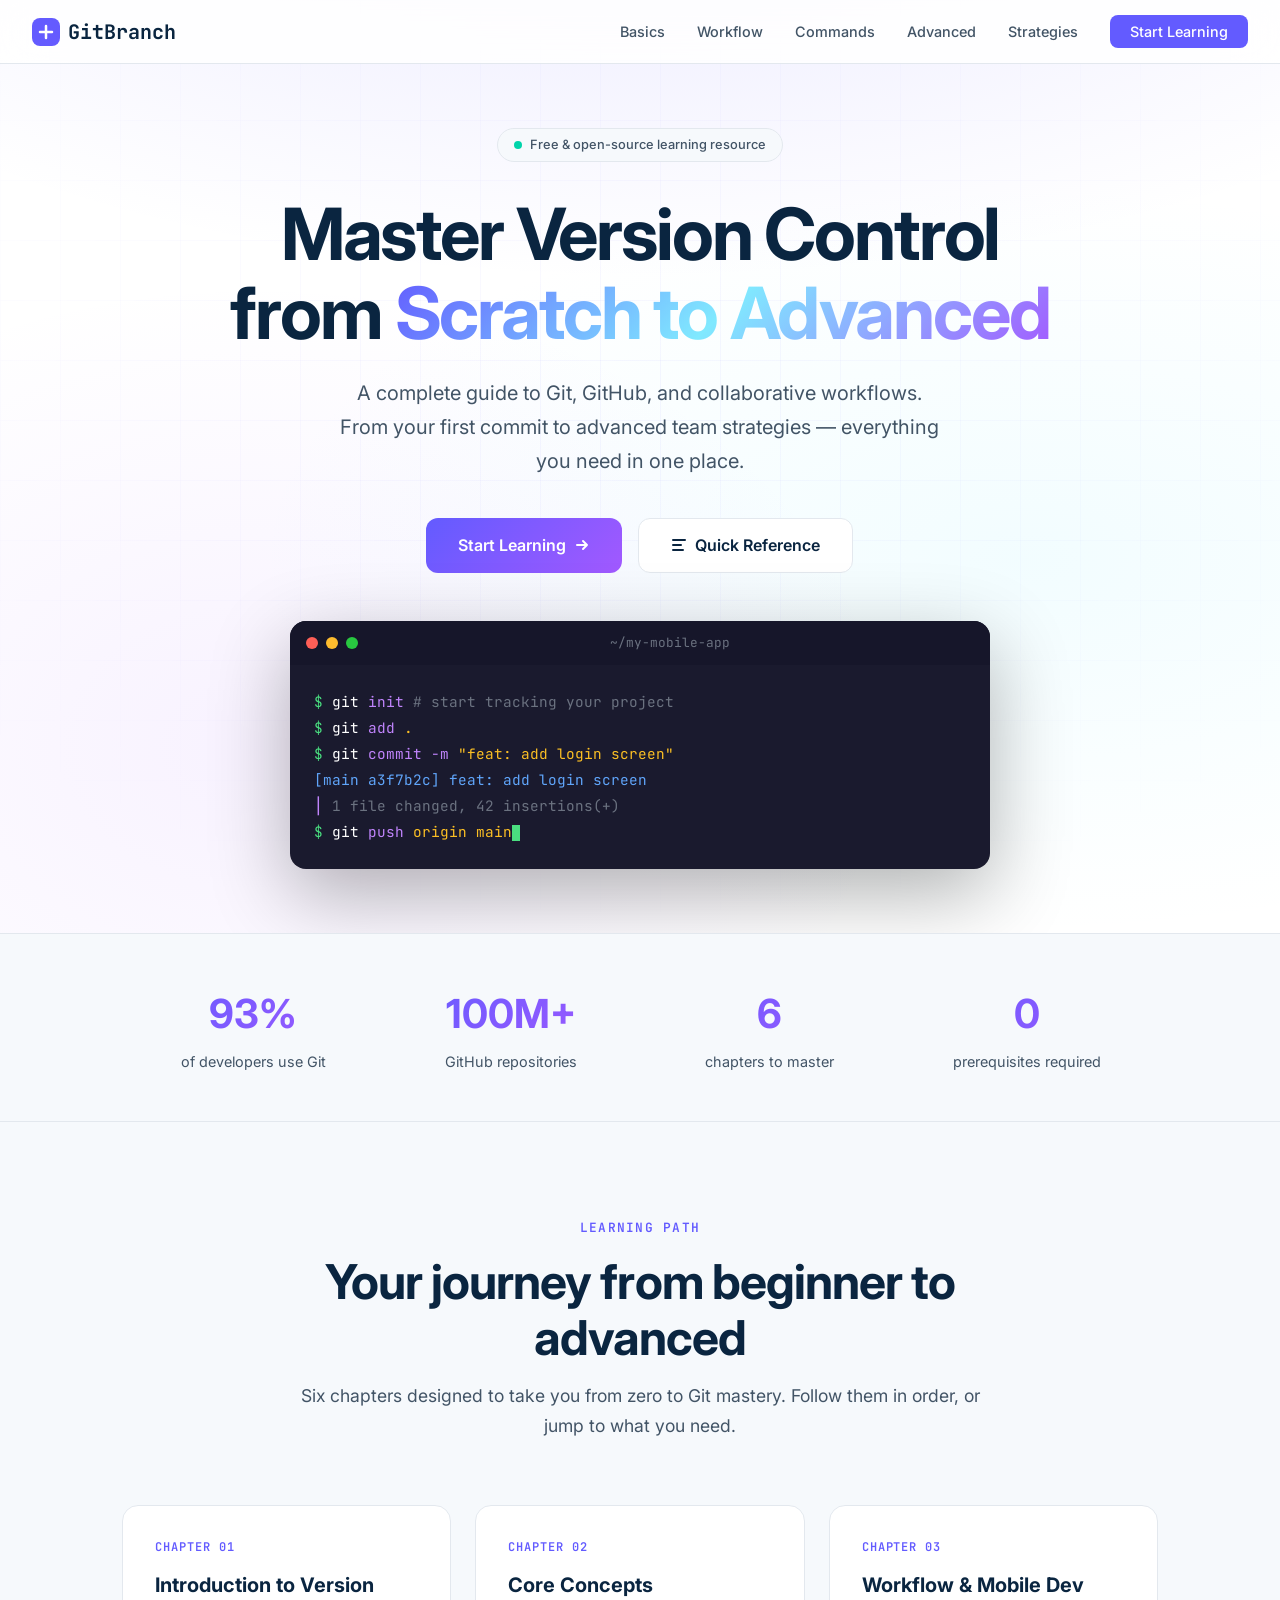
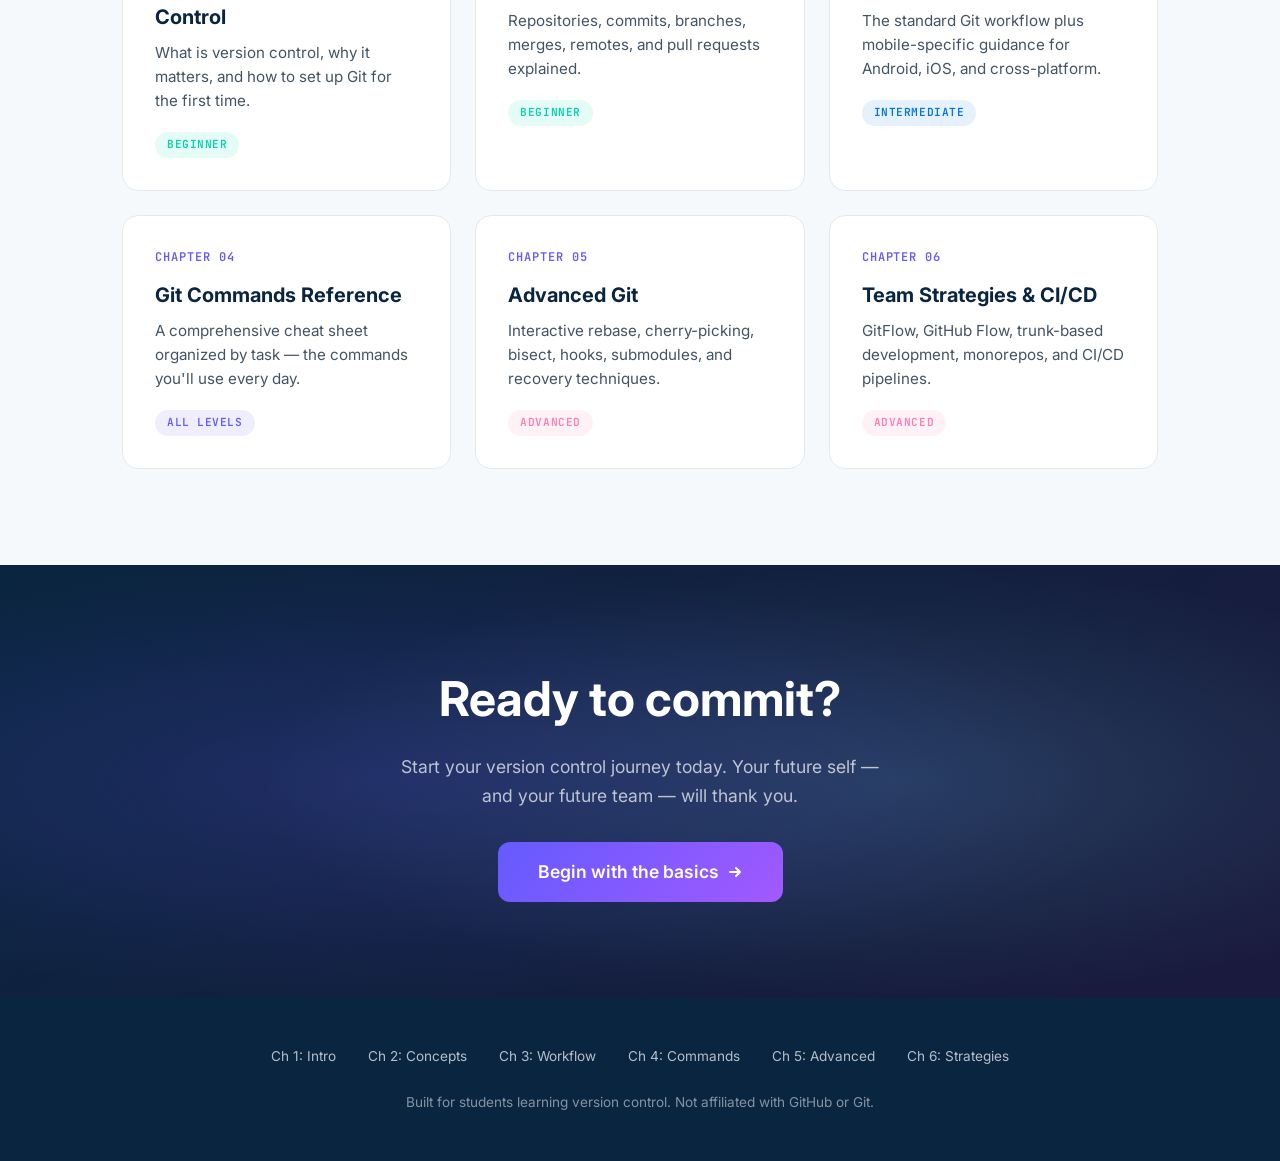
<file: index.html>
﻿<!DOCTYPE html>
<html lang="en">
<head>
  <meta charset="UTF-8">
  <meta name="viewport" content="width=device-width, initial-scale=1.0">
  <title>GitBranch — Version Control from Scratch to Advanced</title>
  <link rel="preconnect" href="https://fonts.googleapis.com">
  <link rel="preconnect" href="https://fonts.gstatic.com" crossorigin>
  <link href="https://fonts.googleapis.com/css2?family=Inter:wght@400;500;600;700&family=JetBrains+Mono:wght@400;500;600&display=swap" rel="stylesheet">
  <link rel="stylesheet" href="styles.css">
</head>
<body>

  <!-- NAV -->
  <nav>
    <a href="index.html" class="nav-logo">
      <svg viewBox="0 0 28 28" fill="none">
        <rect width="28" height="28" rx="8" fill="url(#navGrad)"/>
        <path d="M8 14h12M14 8v12" stroke="white" stroke-width="2.5" stroke-linecap="round"/>
        <defs><linearGradient id="navGrad" x1="0" y1="0" x2="28" y2="28"><stop stop-color="#635BFF"/><stop offset="1" stop-color="#A259FF"/></linearGradient></defs>
      </svg>
      GitBranch
    </a>
    <ul class="nav-links">
      <li><a href="chapter1.html">Basics</a></li>
      <li><a href="chapter3.html">Workflow</a></li>
      <li><a href="chapter4.html">Commands</a></li>
      <li><a href="chapter5.html">Advanced</a></li>
      <li><a href="chapter6.html">Strategies</a></li>
      <li><a href="chapter1.html" class="nav-cta">Start Learning</a></li>
    </ul>
  </nav>

  <!-- HERO -->
  <section class="hero">
    <div class="hero-bg"></div>
    <div class="hero-grid"></div>
    <div class="hero-content">
      <div class="hero-badge">
        <span class="hero-badge-dot"></span>
        Free &amp; open-source learning resource
      </div>
      <h1>Master Version Control<br>from <span class="gradient-text">Scratch to Advanced</span></h1>
      <p class="hero-sub">A complete guide to Git, GitHub, and collaborative workflows. From your first commit to advanced team strategies — everything you need in one place.</p>
      <div class="hero-actions">
        <a href="chapter1.html" class="btn-primary">
          Start Learning
          <svg width="16" height="16" viewBox="0 0 16 16" fill="none"><path d="M3 8h10M9 4l4 4-4 4" stroke="currentColor" stroke-width="2" stroke-linecap="round" stroke-linejoin="round"/></svg>
        </a>
        <a href="chapter4.html" class="btn-secondary">
          <svg width="16" height="16" viewBox="0 0 16 16" fill="none"><path d="M2 3h12M2 8h8M2 13h10" stroke="currentColor" stroke-width="2" stroke-linecap="round"/></svg>
          Quick Reference
        </a>
      </div>

      <!-- Terminal -->
      <div class="terminal">
        <div class="terminal-bar">
          <div class="terminal-dot red"></div>
          <div class="terminal-dot yellow"></div>
          <div class="terminal-dot green"></div>
          <span class="terminal-title">~/my-mobile-app</span>
        </div>
        <div class="terminal-body">
          <div class="terminal-line"><span class="t-prompt">$ </span><span class="t-cmd">git </span><span class="t-flag">init</span> <span class="t-comment"># start tracking your project</span></div>
          <div class="terminal-line"><span class="t-prompt">$ </span><span class="t-cmd">git </span><span class="t-flag">add</span> <span class="t-string">.</span></div>
          <div class="terminal-line"><span class="t-prompt">$ </span><span class="t-cmd">git </span><span class="t-flag">commit</span> <span class="t-flag">-m</span> <span class="t-string">"feat: add login screen"</span></div>
          <div class="terminal-line"><span class="t-output">[main a3f7b2c] feat: add login screen</span></div>
          <div class="terminal-line"><span class="t-output"> </span><span class="t-branch">│ </span><span class="t-comment">1 file changed, 42 insertions(+)</span></div>
          <div class="terminal-line"><span class="t-prompt">$ </span><span class="t-cmd">git </span><span class="t-flag">push</span> <span class="t-string">origin main</span><span class="cursor"></span></div>
        </div>
      </div>
    </div>
  </section>

  <!-- STATS -->
  <div class="stats">
    <div class="stats-grid">
      <div class="stat-item">
        <div class="stat-number">93%</div>
        <div class="stat-label">of developers use Git</div>
      </div>
      <div class="stat-item">
        <div class="stat-number">100M+</div>
        <div class="stat-label">GitHub repositories</div>
      </div>
      <div class="stat-item">
        <div class="stat-number">6</div>
        <div class="stat-label">chapters to master</div>
      </div>
      <div class="stat-item">
        <div class="stat-number">0</div>
        <div class="stat-label">prerequisites required</div>
      </div>
    </div>
  </div>

  <!-- CHAPTERS -->
  <section class="concepts" id="chapters">
    <div class="section-header reveal">
      <div class="section-eyebrow">Learning Path</div>
      <h2>Your journey from beginner to advanced</h2>
      <p>Six chapters designed to take you from zero to Git mastery. Follow them in order, or jump to what you need.</p>
    </div>
    <div class="chapters-grid">
      <a href="chapter1.html" class="chapter-card reveal">
        <div class="chapter-number">Chapter 01</div>
        <h3>Introduction to Version Control</h3>
        <p>What is version control, why it matters, and how to set up Git for the first time.</p>
        <span class="chapter-badge badge-beginner">Beginner</span>
      </a>
      <a href="chapter2.html" class="chapter-card reveal">
        <div class="chapter-number">Chapter 02</div>
        <h3>Core Concepts</h3>
        <p>Repositories, commits, branches, merges, remotes, and pull requests explained.</p>
        <span class="chapter-badge badge-beginner">Beginner</span>
      </a>
      <a href="chapter3.html" class="chapter-card reveal">
        <div class="chapter-number">Chapter 03</div>
        <h3>Workflow &amp; Mobile Dev</h3>
        <p>The standard Git workflow plus mobile-specific guidance for Android, iOS, and cross-platform.</p>
        <span class="chapter-badge badge-intermediate">Intermediate</span>
      </a>
      <a href="chapter4.html" class="chapter-card reveal">
        <div class="chapter-number">Chapter 04</div>
        <h3>Git Commands Reference</h3>
        <p>A comprehensive cheat sheet organized by task — the commands you'll use every day.</p>
        <span class="chapter-badge badge-all">All Levels</span>
      </a>
      <a href="chapter5.html" class="chapter-card reveal">
        <div class="chapter-number">Chapter 05</div>
        <h3>Advanced Git</h3>
        <p>Interactive rebase, cherry-picking, bisect, hooks, submodules, and recovery techniques.</p>
        <span class="chapter-badge badge-advanced">Advanced</span>
      </a>
      <a href="chapter6.html" class="chapter-card reveal">
        <div class="chapter-number">Chapter 06</div>
        <h3>Team Strategies &amp; CI/CD</h3>
        <p>GitFlow, GitHub Flow, trunk-based development, monorepos, and CI/CD pipelines.</p>
        <span class="chapter-badge badge-advanced">Advanced</span>
      </a>
    </div>
  </section>

  <!-- CTA -->
  <section class="cta" id="start">
    <div class="cta-content reveal">
      <h2>Ready to commit?</h2>
      <p>Start your version control journey today. Your future self — and your future team — will thank you.</p>
      <a href="chapter1.html" class="btn-glow">
        Begin with the basics
        <svg width="16" height="16" viewBox="0 0 16 16" fill="none"><path d="M3 8h10M9 4l4 4-4 4" stroke="currentColor" stroke-width="2" stroke-linecap="round" stroke-linejoin="round"/></svg>
      </a>
    </div>
  </section>

  <!-- FOOTER -->
  <footer>
    <div class="footer-links">
      <a href="chapter1.html">Ch 1: Intro</a>
      <a href="chapter2.html">Ch 2: Concepts</a>
      <a href="chapter3.html">Ch 3: Workflow</a>
      <a href="chapter4.html">Ch 4: Commands</a>
      <a href="chapter5.html">Ch 5: Advanced</a>
      <a href="chapter6.html">Ch 6: Strategies</a>
    </div>
    <p>Built for students learning version control. Not affiliated with GitHub or Git.</p>
  </footer>

  <script src="script.js"></script>
</body>
</html>
</file>
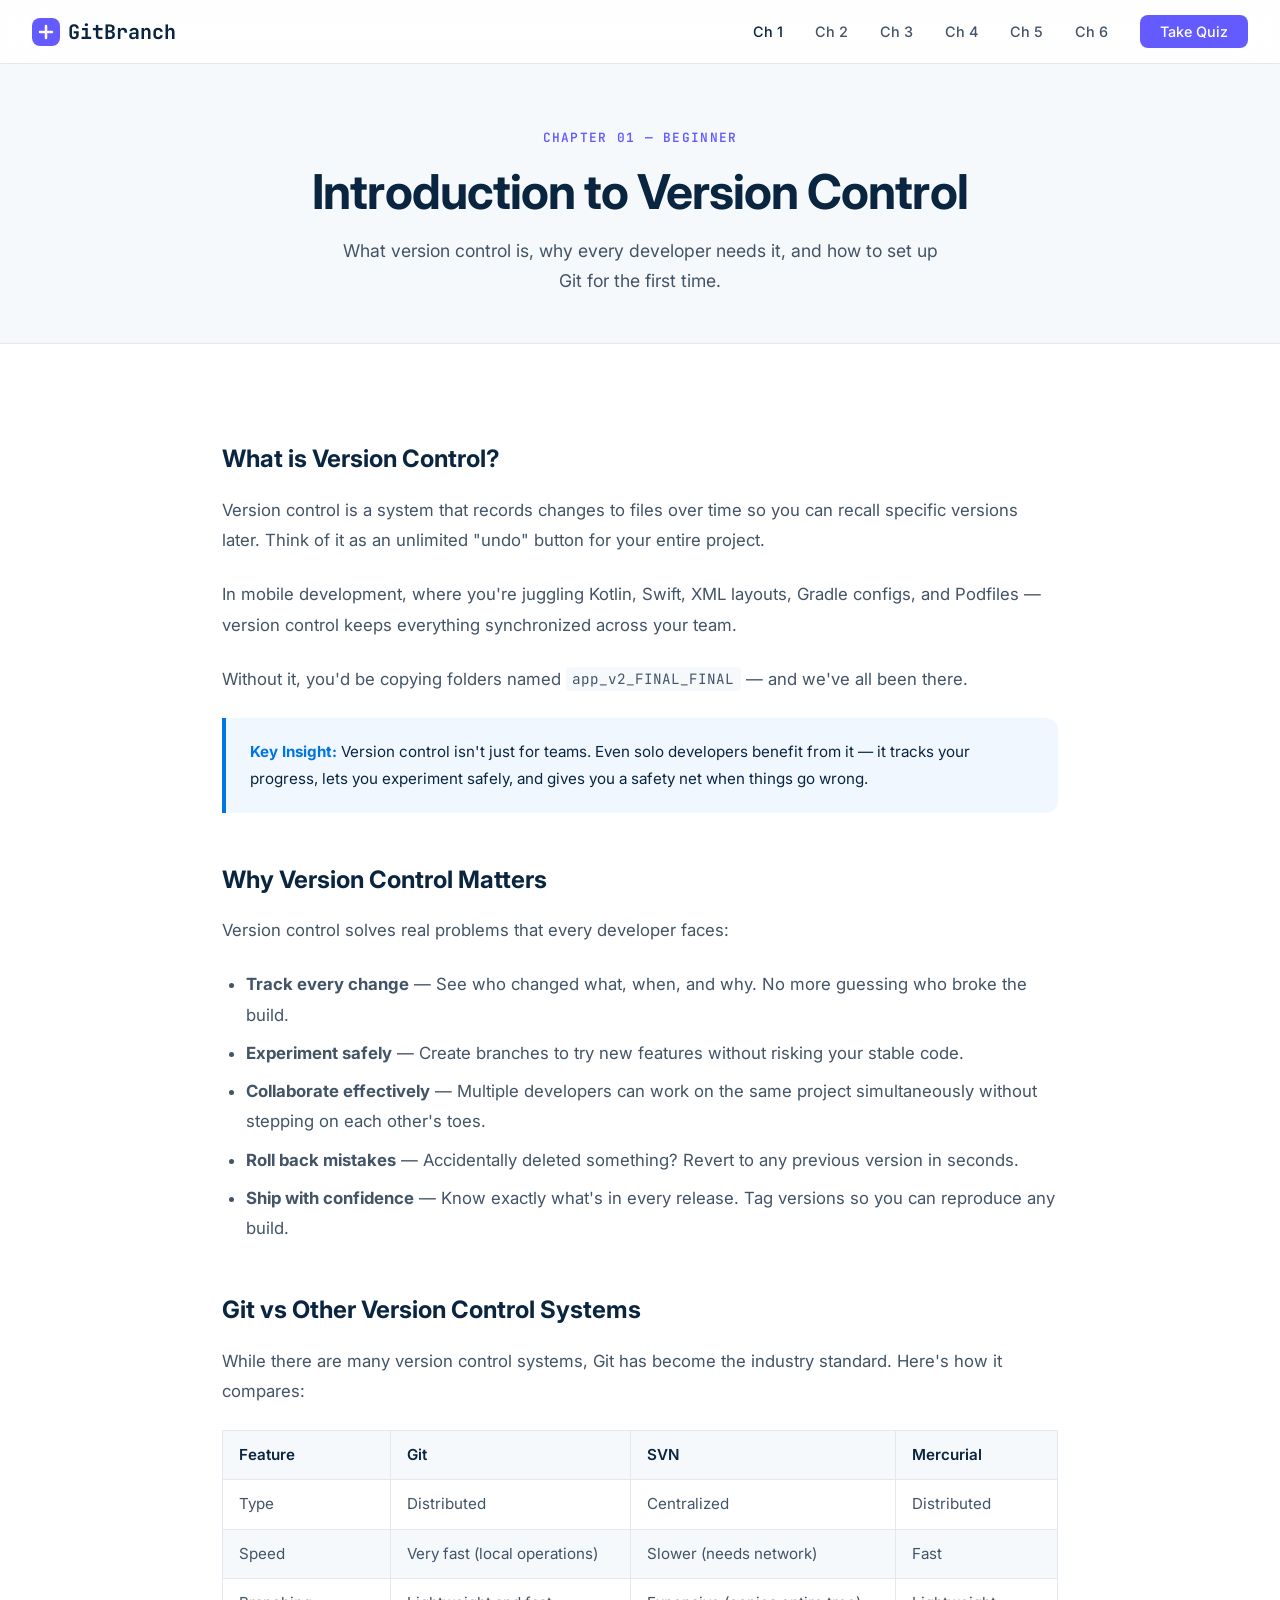
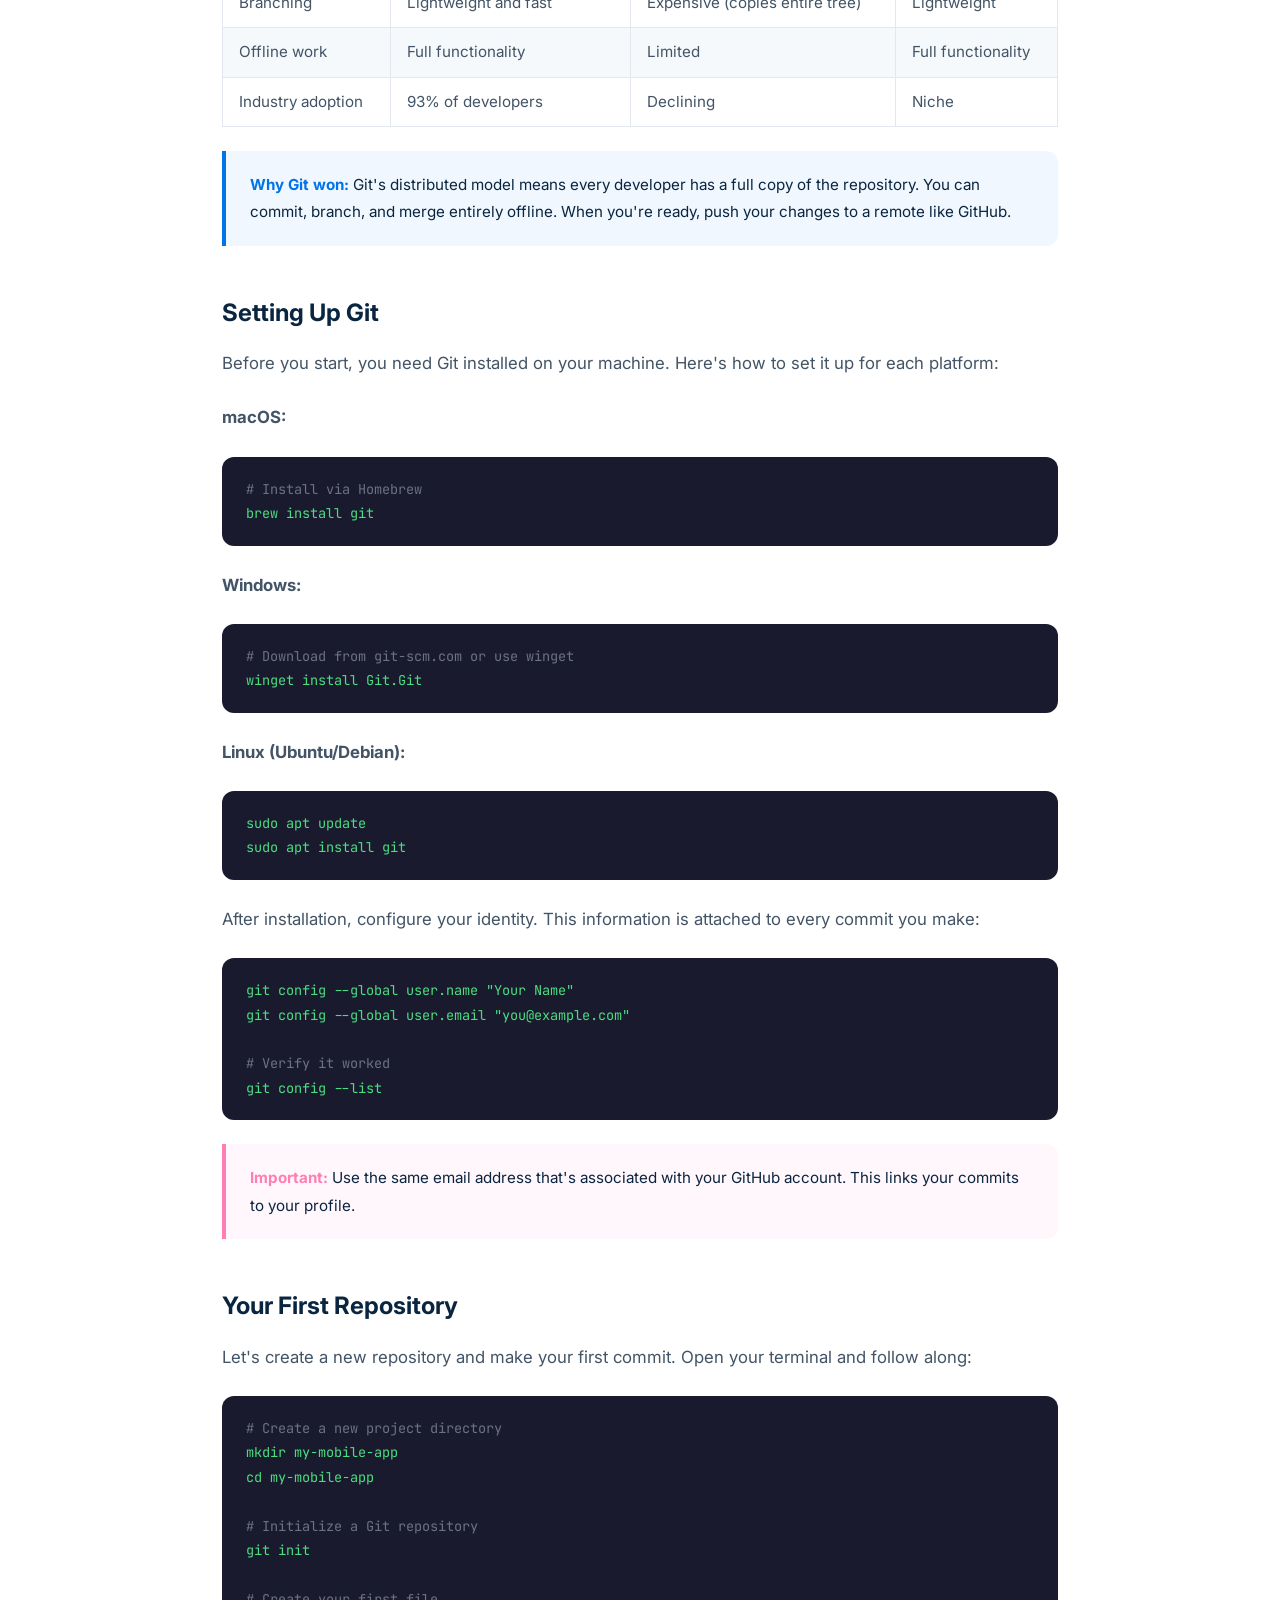
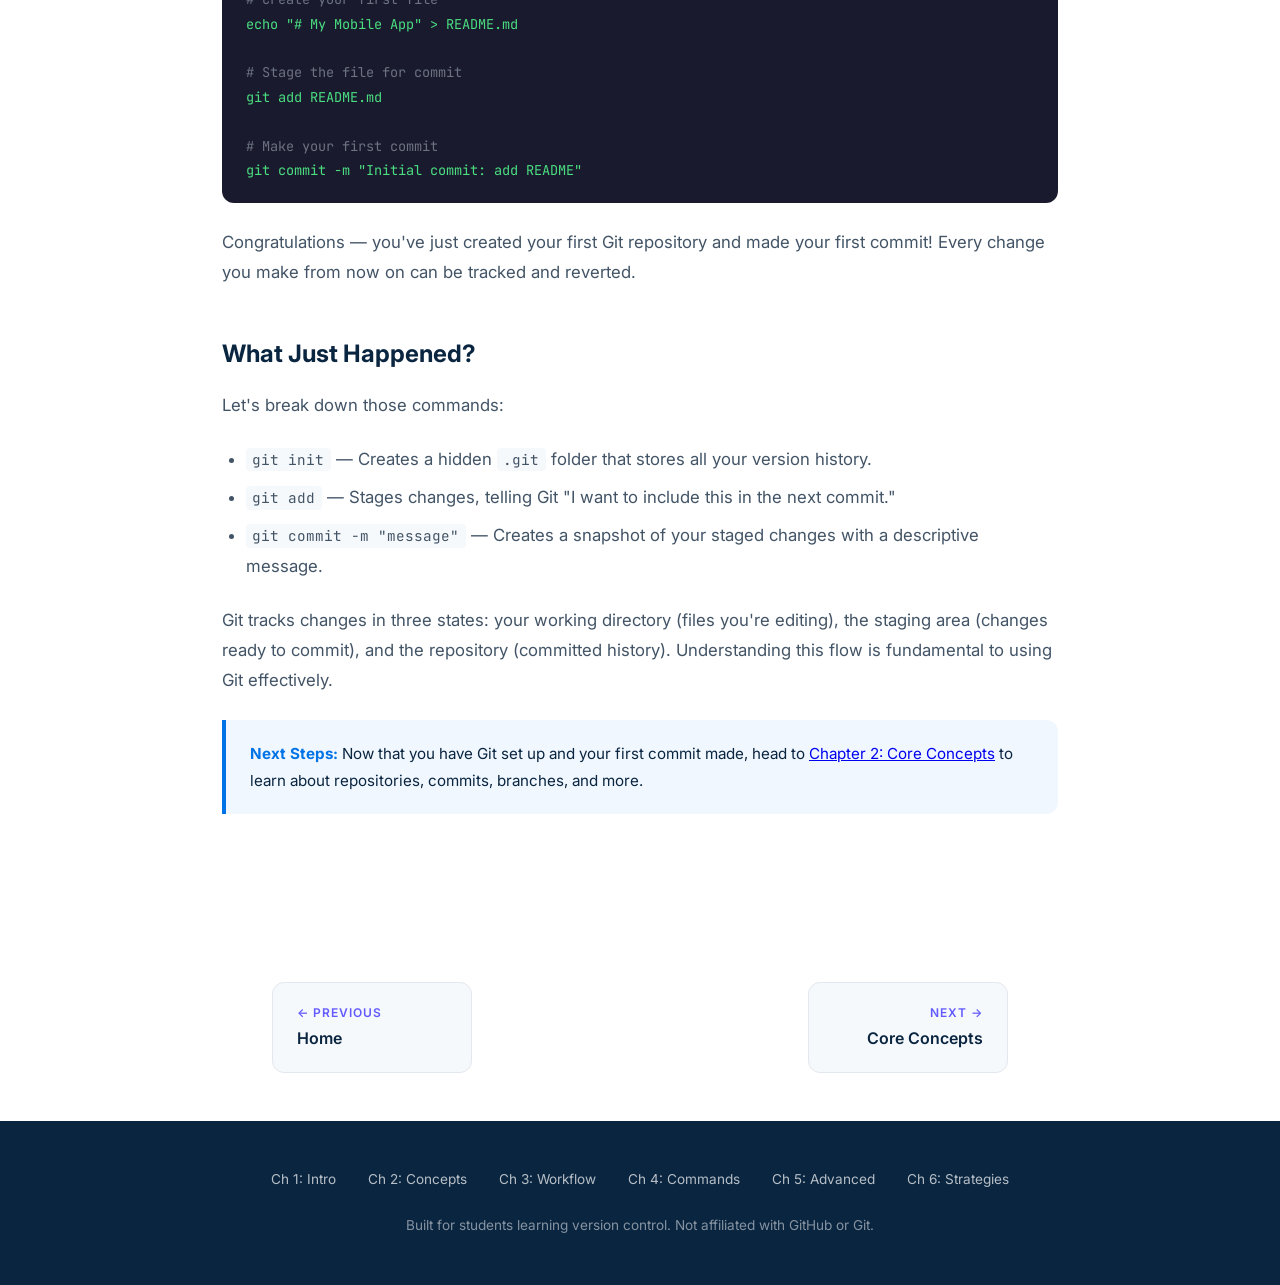
<file: chapter1.html>
﻿<!DOCTYPE html>
<html lang="en">
<head>
  <meta charset="UTF-8">
  <meta name="viewport" content="width=device-width, initial-scale=1.0">
  <title>Ch 1: Introduction to Version Control — GitBranch</title>
  <link rel="preconnect" href="https://fonts.googleapis.com">
  <link rel="preconnect" href="https://fonts.gstatic.com" crossorigin>
  <link href="https://fonts.googleapis.com/css2?family=Inter:wght@400;500;600;700&family=JetBrains+Mono:wght@400;500;600&display=swap" rel="stylesheet">
  <link rel="stylesheet" href="styles.css">
</head>
<body>

  <!-- NAV -->
  <nav>
    <a href="index.html" class="nav-logo">
      <svg viewBox="0 0 28 28" fill="none">
        <rect width="28" height="28" rx="8" fill="url(#navGrad)"/>
        <path d="M8 14h12M14 8v12" stroke="white" stroke-width="2.5" stroke-linecap="round"/>
        <defs><linearGradient id="navGrad" x1="0" y1="0" x2="28" y2="28"><stop stop-color="#635BFF"/><stop offset="1" stop-color="#A259FF"/></linearGradient></defs>
      </svg>
      GitBranch
    </a>
    <ul class="nav-links">
      <li><a href="chapter1.html" style="color:var(--ink)">Ch 1</a></li>
      <li><a href="chapter2.html">Ch 2</a></li>
      <li><a href="chapter3.html">Ch 3</a></li>
      <li><a href="chapter4.html">Ch 4</a></li>
      <li><a href="chapter5.html">Ch 5</a></li>
      <li><a href="chapter6.html">Ch 6</a></li>
      <li><a href="quiz.html" class="nav-cta">Take Quiz</a></li>
    </ul>
  </nav>

  <!-- CHAPTER HERO -->
  <div class="chapter-hero">
    <div class="section-eyebrow">Chapter 01 — Beginner</div>
    <h1>Introduction to Version Control</h1>
    <p>What version control is, why every developer needs it, and how to set up Git for the first time.</p>
  </div>

  <!-- CONTENT -->
  <div class="content-section">

    <h3>What is Version Control?</h3>
    <p>Version control is a system that records changes to files over time so you can recall specific versions later. Think of it as an unlimited "undo" button for your entire project.</p>
    <p>In mobile development, where you're juggling Kotlin, Swift, XML layouts, Gradle configs, and Podfiles — version control keeps everything synchronized across your team.</p>
    <p>Without it, you'd be copying folders named <code>app_v2_FINAL_FINAL</code> — and we've all been there.</p>

    <div class="info-box">
      <p><strong>Key Insight:</strong> Version control isn't just for teams. Even solo developers benefit from it — it tracks your progress, lets you experiment safely, and gives you a safety net when things go wrong.</p>
    </div>

    <h3>Why Version Control Matters</h3>
    <p>Version control solves real problems that every developer faces:</p>
    <ul>
      <li><strong>Track every change</strong> — See who changed what, when, and why. No more guessing who broke the build.</li>
      <li><strong>Experiment safely</strong> — Create branches to try new features without risking your stable code.</li>
      <li><strong>Collaborate effectively</strong> — Multiple developers can work on the same project simultaneously without stepping on each other's toes.</li>
      <li><strong>Roll back mistakes</strong> — Accidentally deleted something? Revert to any previous version in seconds.</li>
      <li><strong>Ship with confidence</strong> — Know exactly what's in every release. Tag versions so you can reproduce any build.</li>
    </ul>

    <h3>Git vs Other Version Control Systems</h3>
    <p>While there are many version control systems, Git has become the industry standard. Here's how it compares:</p>

    <table class="compare-table">
      <thead>
        <tr>
          <th>Feature</th>
          <th>Git</th>
          <th>SVN</th>
          <th>Mercurial</th>
        </tr>
      </thead>
      <tbody>
        <tr>
          <td>Type</td>
          <td>Distributed</td>
          <td>Centralized</td>
          <td>Distributed</td>
        </tr>
        <tr>
          <td>Speed</td>
          <td>Very fast (local operations)</td>
          <td>Slower (needs network)</td>
          <td>Fast</td>
        </tr>
        <tr>
          <td>Branching</td>
          <td>Lightweight and fast</td>
          <td>Expensive (copies entire tree)</td>
          <td>Lightweight</td>
        </tr>
        <tr>
          <td>Offline work</td>
          <td>Full functionality</td>
          <td>Limited</td>
          <td>Full functionality</td>
        </tr>
        <tr>
          <td>Industry adoption</td>
          <td>93% of developers</td>
          <td>Declining</td>
          <td>Niche</td>
        </tr>
      </tbody>
    </table>

    <div class="info-box">
      <p><strong>Why Git won:</strong> Git's distributed model means every developer has a full copy of the repository. You can commit, branch, and merge entirely offline. When you're ready, push your changes to a remote like GitHub.</p>
    </div>

    <h3>Setting Up Git</h3>
    <p>Before you start, you need Git installed on your machine. Here's how to set it up for each platform:</p>

    <p><strong>macOS:</strong></p>
    <div class="code-block">
      <span class="code-comment"># Install via Homebrew</span><br>
      brew install git
    </div>

    <p><strong>Windows:</strong></p>
    <div class="code-block">
      <span class="code-comment"># Download from git-scm.com or use winget</span><br>
      winget install Git.Git
    </div>

    <p><strong>Linux (Ubuntu/Debian):</strong></p>
    <div class="code-block">
      sudo apt update<br>
      sudo apt install git
    </div>

    <p>After installation, configure your identity. This information is attached to every commit you make:</p>

    <div class="code-block">
      git config --global user.name "Your Name"<br>
      git config --global user.email "you@example.com"<br><br>
      <span class="code-comment"># Verify it worked</span><br>
      git config --list
    </div>

    <div class="warning-box">
      <p><strong>Important:</strong> Use the same email address that's associated with your GitHub account. This links your commits to your profile.</p>
    </div>

    <h3>Your First Repository</h3>
    <p>Let's create a new repository and make your first commit. Open your terminal and follow along:</p>

    <div class="code-block">
      <span class="code-comment"># Create a new project directory</span><br>
      mkdir my-mobile-app<br>
      cd my-mobile-app<br><br>
      <span class="code-comment"># Initialize a Git repository</span><br>
      git init<br><br>
      <span class="code-comment"># Create your first file</span><br>
      echo "# My Mobile App" > README.md<br><br>
      <span class="code-comment"># Stage the file for commit</span><br>
      git add README.md<br><br>
      <span class="code-comment"># Make your first commit</span><br>
      git commit -m "Initial commit: add README"
    </div>

    <p>Congratulations — you've just created your first Git repository and made your first commit! Every change you make from now on can be tracked and reverted.</p>

    <h3>What Just Happened?</h3>
    <p>Let's break down those commands:</p>
    <ul>
      <li><code>git init</code> — Creates a hidden <code>.git</code> folder that stores all your version history.</li>
      <li><code>git add</code> — Stages changes, telling Git "I want to include this in the next commit."</li>
      <li><code>git commit -m "message"</code> — Creates a snapshot of your staged changes with a descriptive message.</li>
    </ul>

    <p>Git tracks changes in three states: your working directory (files you're editing), the staging area (changes ready to commit), and the repository (committed history). Understanding this flow is fundamental to using Git effectively.</p>

    <div class="info-box">
      <p><strong>Next Steps:</strong> Now that you have Git set up and your first commit made, head to <a href="chapter2.html">Chapter 2: Core Concepts</a> to learn about repositories, commits, branches, and more.</p>
    </div>

  </div>

  <!-- CHAPTER NAV -->
  <div class="chapter-nav">
    <a href="index.html">
      <span class="nav-direction">← Previous</span>
      <span class="nav-title">Home</span>
    </a>
    <a href="chapter2.html" class="nav-next">
      <span class="nav-direction">Next →</span>
      <span class="nav-title">Core Concepts</span>
    </a>
  </div>

  <!-- FOOTER -->
  <footer>
    <div class="footer-links">
      <a href="chapter1.html">Ch 1: Intro</a>
      <a href="chapter2.html">Ch 2: Concepts</a>
      <a href="chapter3.html">Ch 3: Workflow</a>
      <a href="chapter4.html">Ch 4: Commands</a>
      <a href="chapter5.html">Ch 5: Advanced</a>
      <a href="chapter6.html">Ch 6: Strategies</a>
    </div>
    <p>Built for students learning version control. Not affiliated with GitHub or Git.</p>
  </footer>

  <script src="script.js"></script>
</body>
</html>
</file>
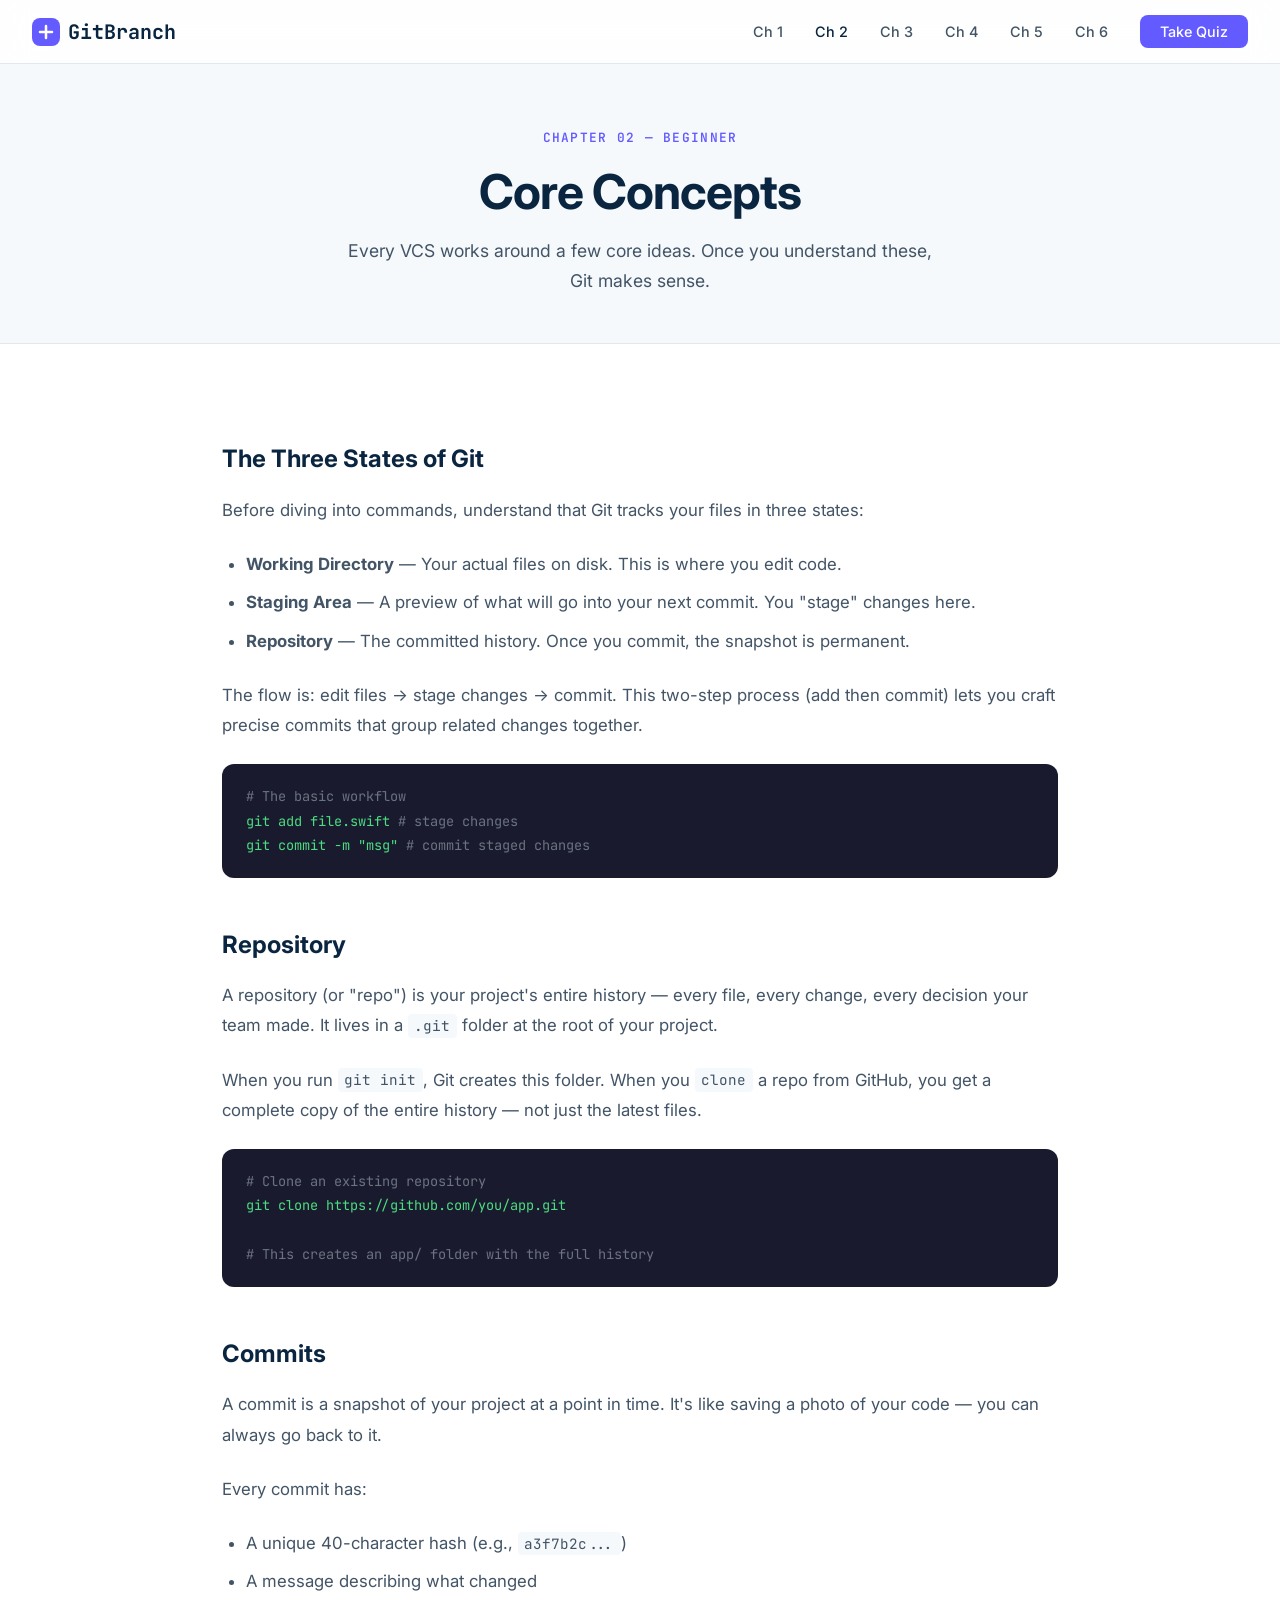
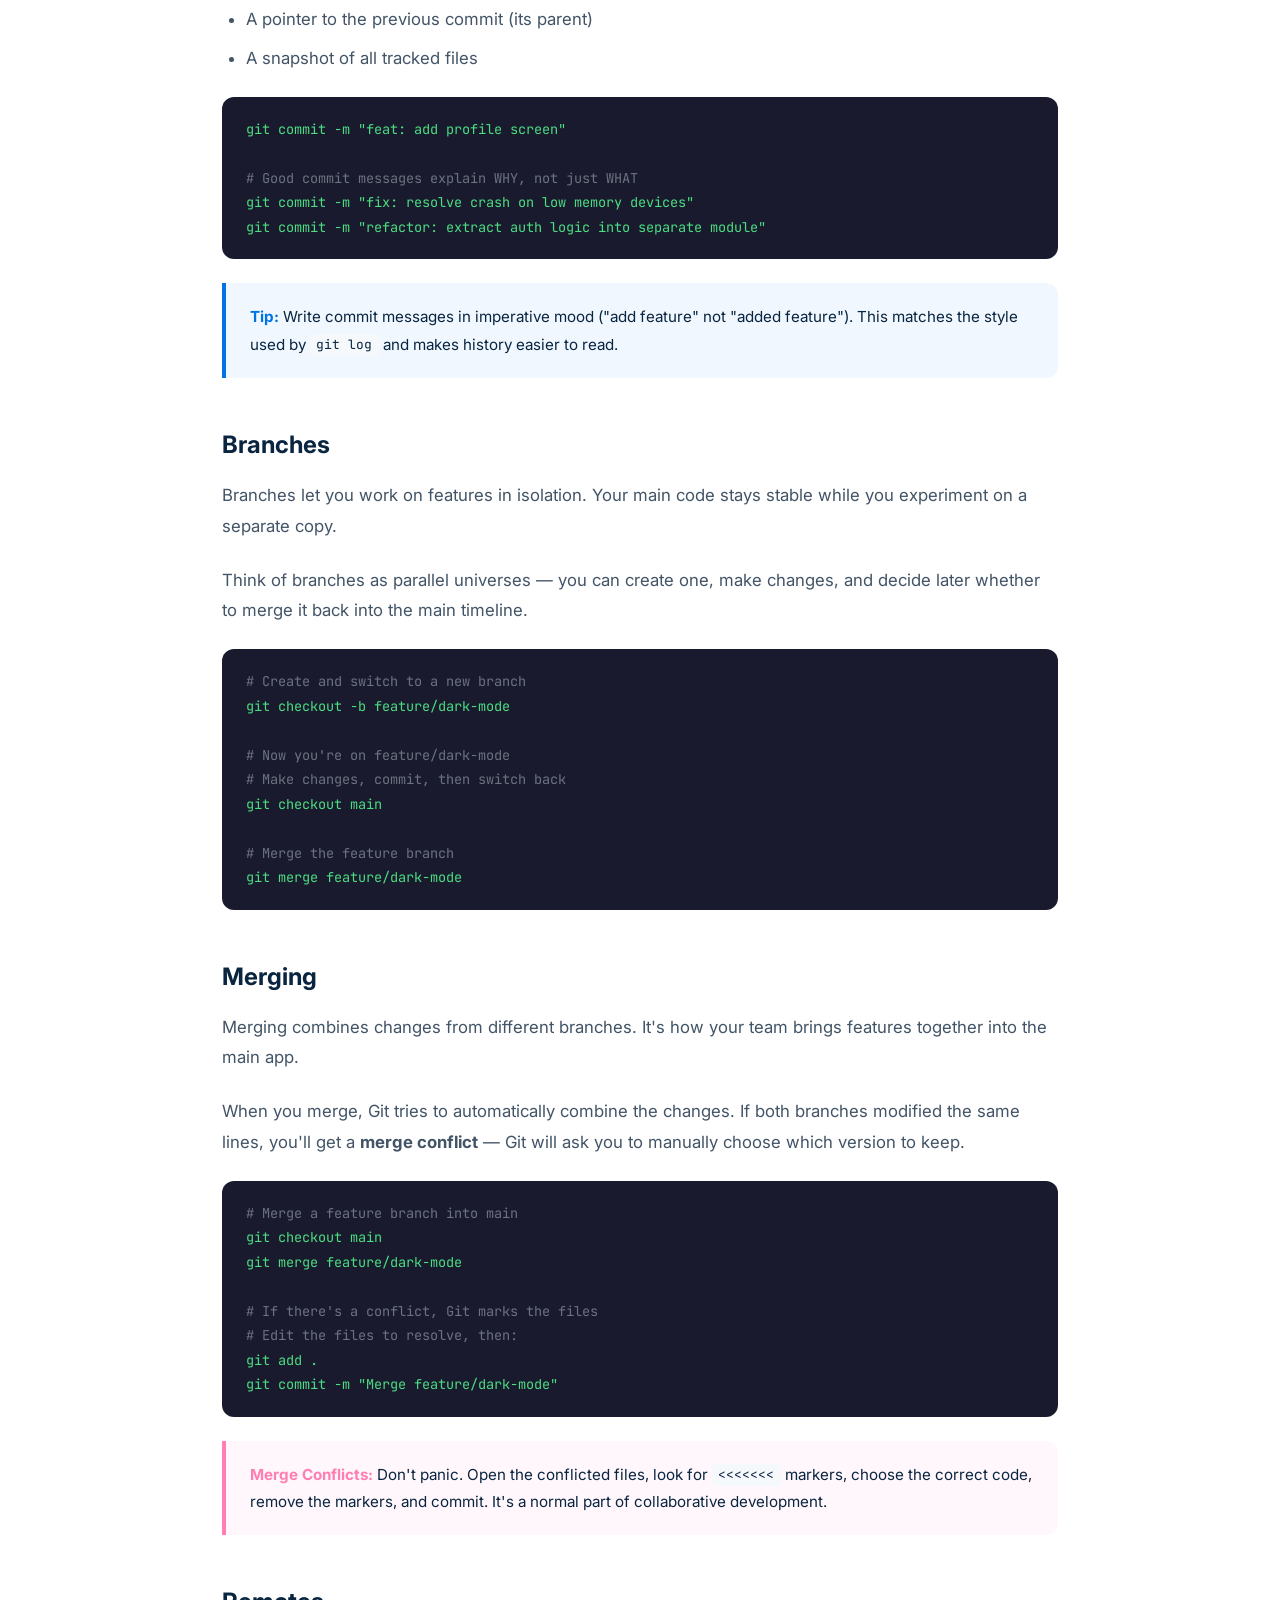
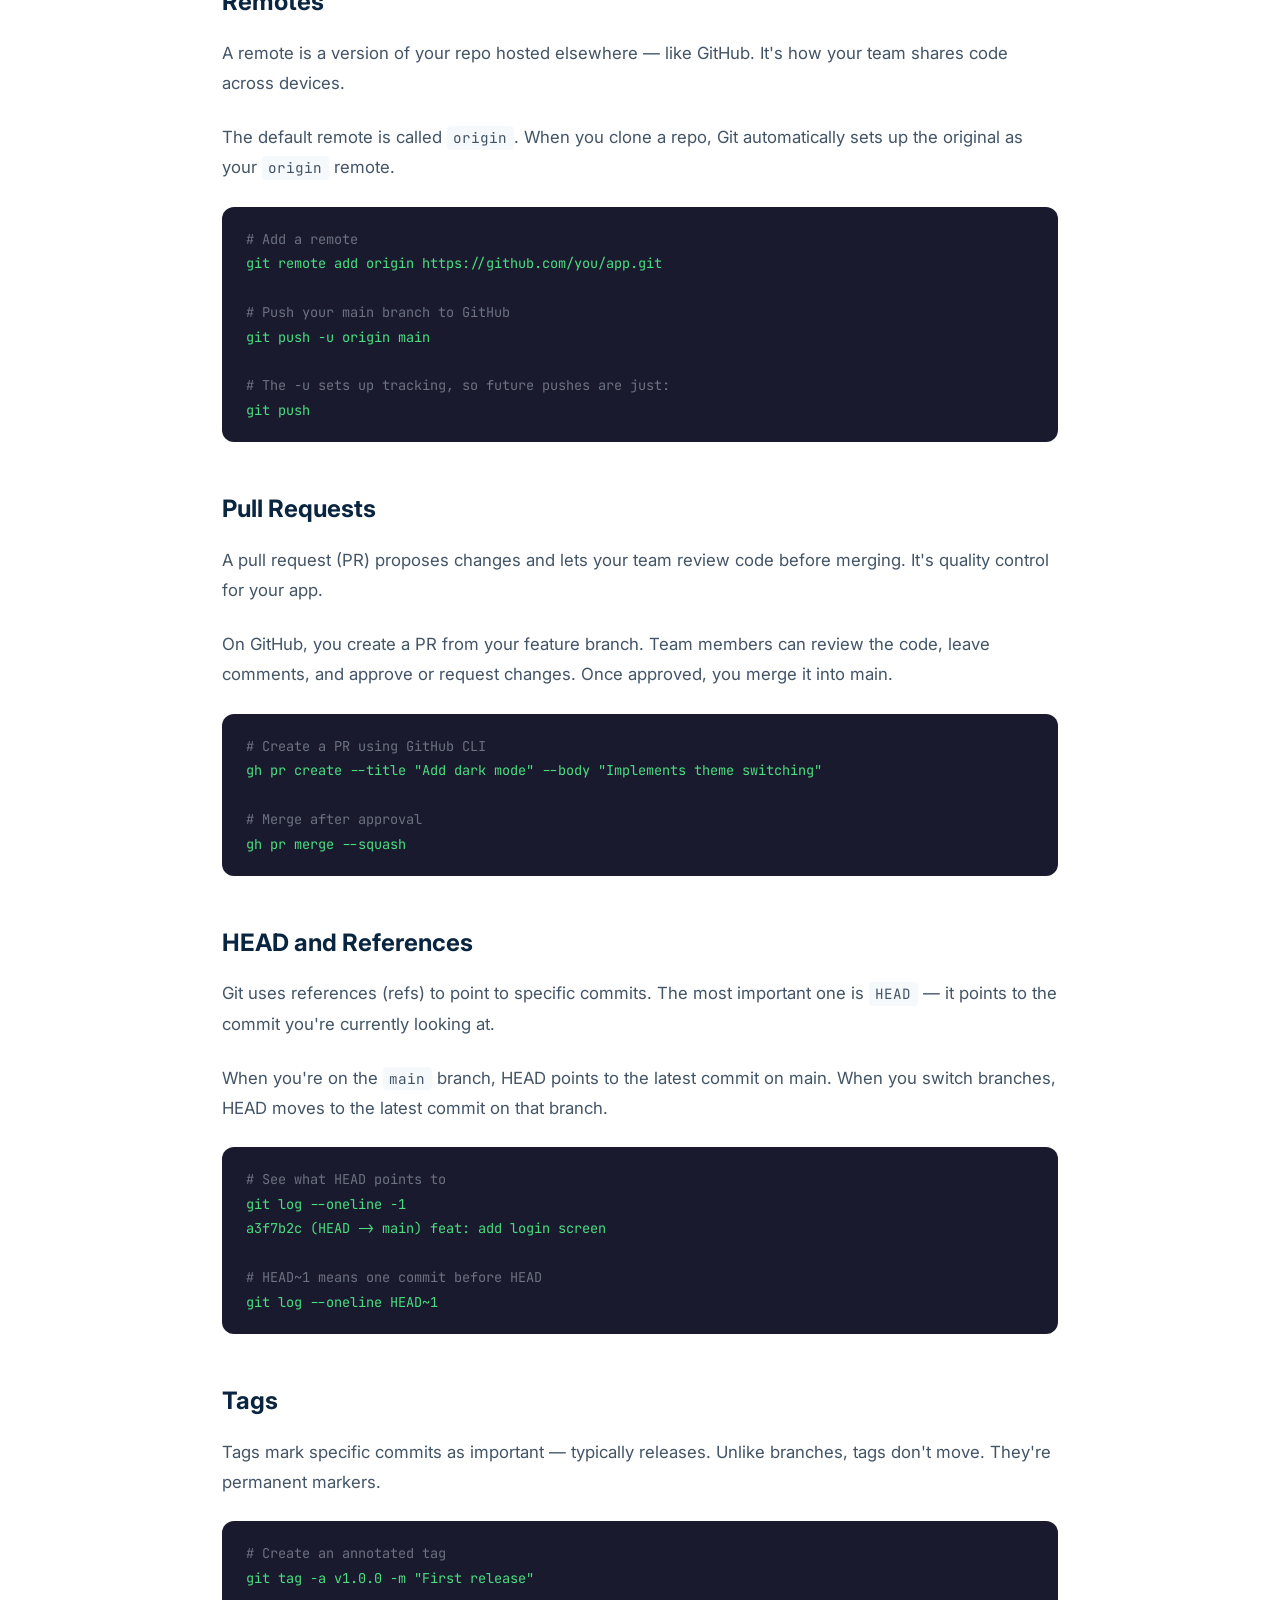
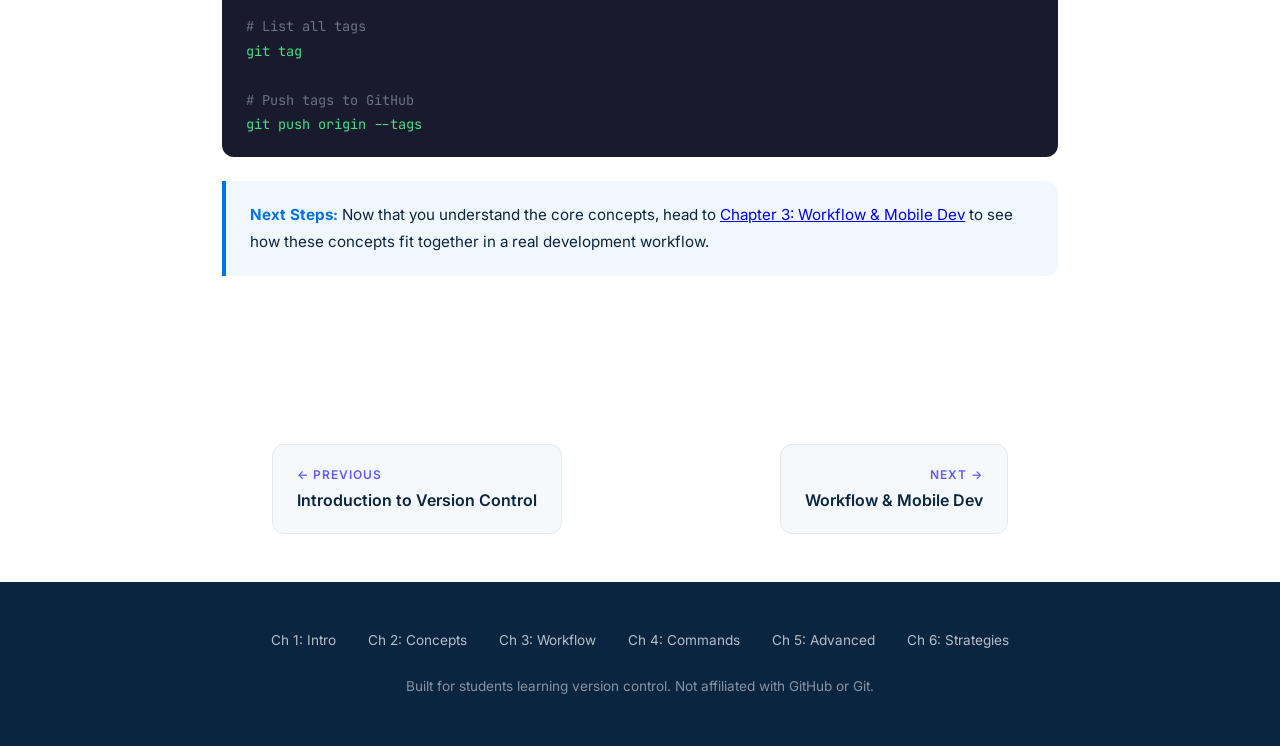
<file: chapter2.html>
﻿<!DOCTYPE html>
<html lang="en">
<head>
  <meta charset="UTF-8">
  <meta name="viewport" content="width=device-width, initial-scale=1.0">
  <title>Ch 2: Core Concepts — GitBranch</title>
  <link rel="preconnect" href="https://fonts.googleapis.com">
  <link rel="preconnect" href="https://fonts.gstatic.com" crossorigin>
  <link href="https://fonts.googleapis.com/css2?family=Inter:wght@400;500;600;700&family=JetBrains+Mono:wght@400;500;600&display=swap" rel="stylesheet">
  <link rel="stylesheet" href="styles.css">
</head>
<body>

  <!-- NAV -->
  <nav>
    <a href="index.html" class="nav-logo">
      <svg viewBox="0 0 28 28" fill="none">
        <rect width="28" height="28" rx="8" fill="url(#navGrad)"/>
        <path d="M8 14h12M14 8v12" stroke="white" stroke-width="2.5" stroke-linecap="round"/>
        <defs><linearGradient id="navGrad" x1="0" y1="0" x2="28" y2="28"><stop stop-color="#635BFF"/><stop offset="1" stop-color="#A259FF"/></linearGradient></defs>
      </svg>
      GitBranch
    </a>
    <ul class="nav-links">
      <li><a href="chapter1.html">Ch 1</a></li>
      <li><a href="chapter2.html" style="color:var(--ink)">Ch 2</a></li>
      <li><a href="chapter3.html">Ch 3</a></li>
      <li><a href="chapter4.html">Ch 4</a></li>
      <li><a href="chapter5.html">Ch 5</a></li>
      <li><a href="chapter6.html">Ch 6</a></li>
      <li><a href="quiz.html" class="nav-cta">Take Quiz</a></li>
    </ul>
  </nav>

  <!-- CHAPTER HERO -->
  <div class="chapter-hero">
    <div class="section-eyebrow">Chapter 02 — Beginner</div>
    <h1>Core Concepts</h1>
    <p>Every VCS works around a few core ideas. Once you understand these, Git makes sense.</p>
  </div>

  <!-- CONTENT -->
  <div class="content-section">

    <h3>The Three States of Git</h3>
    <p>Before diving into commands, understand that Git tracks your files in three states:</p>
    <ul>
      <li><strong>Working Directory</strong> — Your actual files on disk. This is where you edit code.</li>
      <li><strong>Staging Area</strong> — A preview of what will go into your next commit. You "stage" changes here.</li>
      <li><strong>Repository</strong> — The committed history. Once you commit, the snapshot is permanent.</li>
    </ul>

    <p>The flow is: edit files → stage changes → commit. This two-step process (add then commit) lets you craft precise commits that group related changes together.</p>

    <div class="code-block">
      <span class="code-comment"># The basic workflow</span><br>
      git add file.swift      <span class="code-comment"># stage changes</span><br>
      git commit -m "msg"     <span class="code-comment"># commit staged changes</span>
    </div>

    <h3>Repository</h3>
    <p>A repository (or "repo") is your project's entire history — every file, every change, every decision your team made. It lives in a <code>.git</code> folder at the root of your project.</p>
    <p>When you run <code>git init</code>, Git creates this folder. When you <code>clone</code> a repo from GitHub, you get a complete copy of the entire history — not just the latest files.</p>

    <div class="code-block">
      <span class="code-comment"># Clone an existing repository</span><br>
      git clone https://github.com/you/app.git<br><br>
      <span class="code-comment"># This creates an app/ folder with the full history</span>
    </div>

    <h3>Commits</h3>
    <p>A commit is a snapshot of your project at a point in time. It's like saving a photo of your code — you can always go back to it.</p>
    <p>Every commit has:</p>
    <ul>
      <li>A unique 40-character hash (e.g., <code>a3f7b2c...</code>)</li>
      <li>A message describing what changed</li>
      <li>A pointer to the previous commit (its parent)</li>
      <li>A snapshot of all tracked files</li>
    </ul>

    <div class="code-block">
      git commit -m "feat: add profile screen"<br><br>
      <span class="code-comment"># Good commit messages explain WHY, not just WHAT</span><br>
      git commit -m "fix: resolve crash on low memory devices"<br>
      git commit -m "refactor: extract auth logic into separate module"
    </div>

    <div class="info-box">
      <p><strong>Tip:</strong> Write commit messages in imperative mood ("add feature" not "added feature"). This matches the style used by <code>git log</code> and makes history easier to read.</p>
    </div>

    <h3>Branches</h3>
    <p>Branches let you work on features in isolation. Your main code stays stable while you experiment on a separate copy.</p>
    <p>Think of branches as parallel universes — you can create one, make changes, and decide later whether to merge it back into the main timeline.</p>

    <div class="code-block">
      <span class="code-comment"># Create and switch to a new branch</span><br>
      git checkout -b feature/dark-mode<br><br>
      <span class="code-comment"># Now you're on feature/dark-mode</span><br>
      <span class="code-comment"># Make changes, commit, then switch back</span><br>
      git checkout main<br><br>
      <span class="code-comment"># Merge the feature branch</span><br>
      git merge feature/dark-mode
    </div>

    <h3>Merging</h3>
    <p>Merging combines changes from different branches. It's how your team brings features together into the main app.</p>
    <p>When you merge, Git tries to automatically combine the changes. If both branches modified the same lines, you'll get a <strong>merge conflict</strong> — Git will ask you to manually choose which version to keep.</p>

    <div class="code-block">
      <span class="code-comment"># Merge a feature branch into main</span><br>
      git checkout main<br>
      git merge feature/dark-mode<br><br>
      <span class="code-comment"># If there's a conflict, Git marks the files</span><br>
      <span class="code-comment"># Edit the files to resolve, then:</span><br>
      git add .<br>
      git commit -m "Merge feature/dark-mode"
    </div>

    <div class="warning-box">
      <p><strong>Merge Conflicts:</strong> Don't panic. Open the conflicted files, look for <code>&lt;&lt;&lt;&lt;&lt;&lt;&lt;</code> markers, choose the correct code, remove the markers, and commit. It's a normal part of collaborative development.</p>
    </div>

    <h3>Remotes</h3>
    <p>A remote is a version of your repo hosted elsewhere — like GitHub. It's how your team shares code across devices.</p>
    <p>The default remote is called <code>origin</code>. When you clone a repo, Git automatically sets up the original as your <code>origin</code> remote.</p>

    <div class="code-block">
      <span class="code-comment"># Add a remote</span><br>
      git remote add origin https://github.com/you/app.git<br><br>
      <span class="code-comment"># Push your main branch to GitHub</span><br>
      git push -u origin main<br><br>
      <span class="code-comment"># The -u sets up tracking, so future pushes are just:</span><br>
      git push
    </div>

    <h3>Pull Requests</h3>
    <p>A pull request (PR) proposes changes and lets your team review code before merging. It's quality control for your app.</p>
    <p>On GitHub, you create a PR from your feature branch. Team members can review the code, leave comments, and approve or request changes. Once approved, you merge it into main.</p>

    <div class="code-block">
      <span class="code-comment"># Create a PR using GitHub CLI</span><br>
      gh pr create --title "Add dark mode" --body "Implements theme switching"<br><br>
      <span class="code-comment"># Merge after approval</span><br>
      gh pr merge --squash
    </div>

    <h3>HEAD and References</h3>
    <p>Git uses references (refs) to point to specific commits. The most important one is <code>HEAD</code> — it points to the commit you're currently looking at.</p>
    <p>When you're on the <code>main</code> branch, HEAD points to the latest commit on main. When you switch branches, HEAD moves to the latest commit on that branch.</p>

    <div class="code-block">
      <span class="code-comment"># See what HEAD points to</span><br>
      git log --oneline -1<br>
      a3f7b2c (HEAD -> main) feat: add login screen<br><br>
      <span class="code-comment"># HEAD~1 means one commit before HEAD</span><br>
      git log --oneline HEAD~1
    </div>

    <h3>Tags</h3>
    <p>Tags mark specific commits as important — typically releases. Unlike branches, tags don't move. They're permanent markers.</p>

    <div class="code-block">
      <span class="code-comment"># Create an annotated tag</span><br>
      git tag -a v1.0.0 -m "First release"<br><br>
      <span class="code-comment"># List all tags</span><br>
      git tag<br><br>
      <span class="code-comment"># Push tags to GitHub</span><br>
      git push origin --tags
    </div>

    <div class="info-box">
      <p><strong>Next Steps:</strong> Now that you understand the core concepts, head to <a href="chapter3.html">Chapter 3: Workflow &amp; Mobile Dev</a> to see how these concepts fit together in a real development workflow.</p>
    </div>

  </div>

  <!-- CHAPTER NAV -->
  <div class="chapter-nav">
    <a href="chapter1.html">
      <span class="nav-direction">← Previous</span>
      <span class="nav-title">Introduction to Version Control</span>
    </a>
    <a href="chapter3.html" class="nav-next">
      <span class="nav-direction">Next →</span>
      <span class="nav-title">Workflow &amp; Mobile Dev</span>
    </a>
  </div>

  <!-- FOOTER -->
  <footer>
    <div class="footer-links">
      <a href="chapter1.html">Ch 1: Intro</a>
      <a href="chapter2.html">Ch 2: Concepts</a>
      <a href="chapter3.html">Ch 3: Workflow</a>
      <a href="chapter4.html">Ch 4: Commands</a>
      <a href="chapter5.html">Ch 5: Advanced</a>
      <a href="chapter6.html">Ch 6: Strategies</a>
    </div>
    <p>Built for students learning version control. Not affiliated with GitHub or Git.</p>
  </footer>

  <script src="script.js"></script>
</body>
</html>
</file>
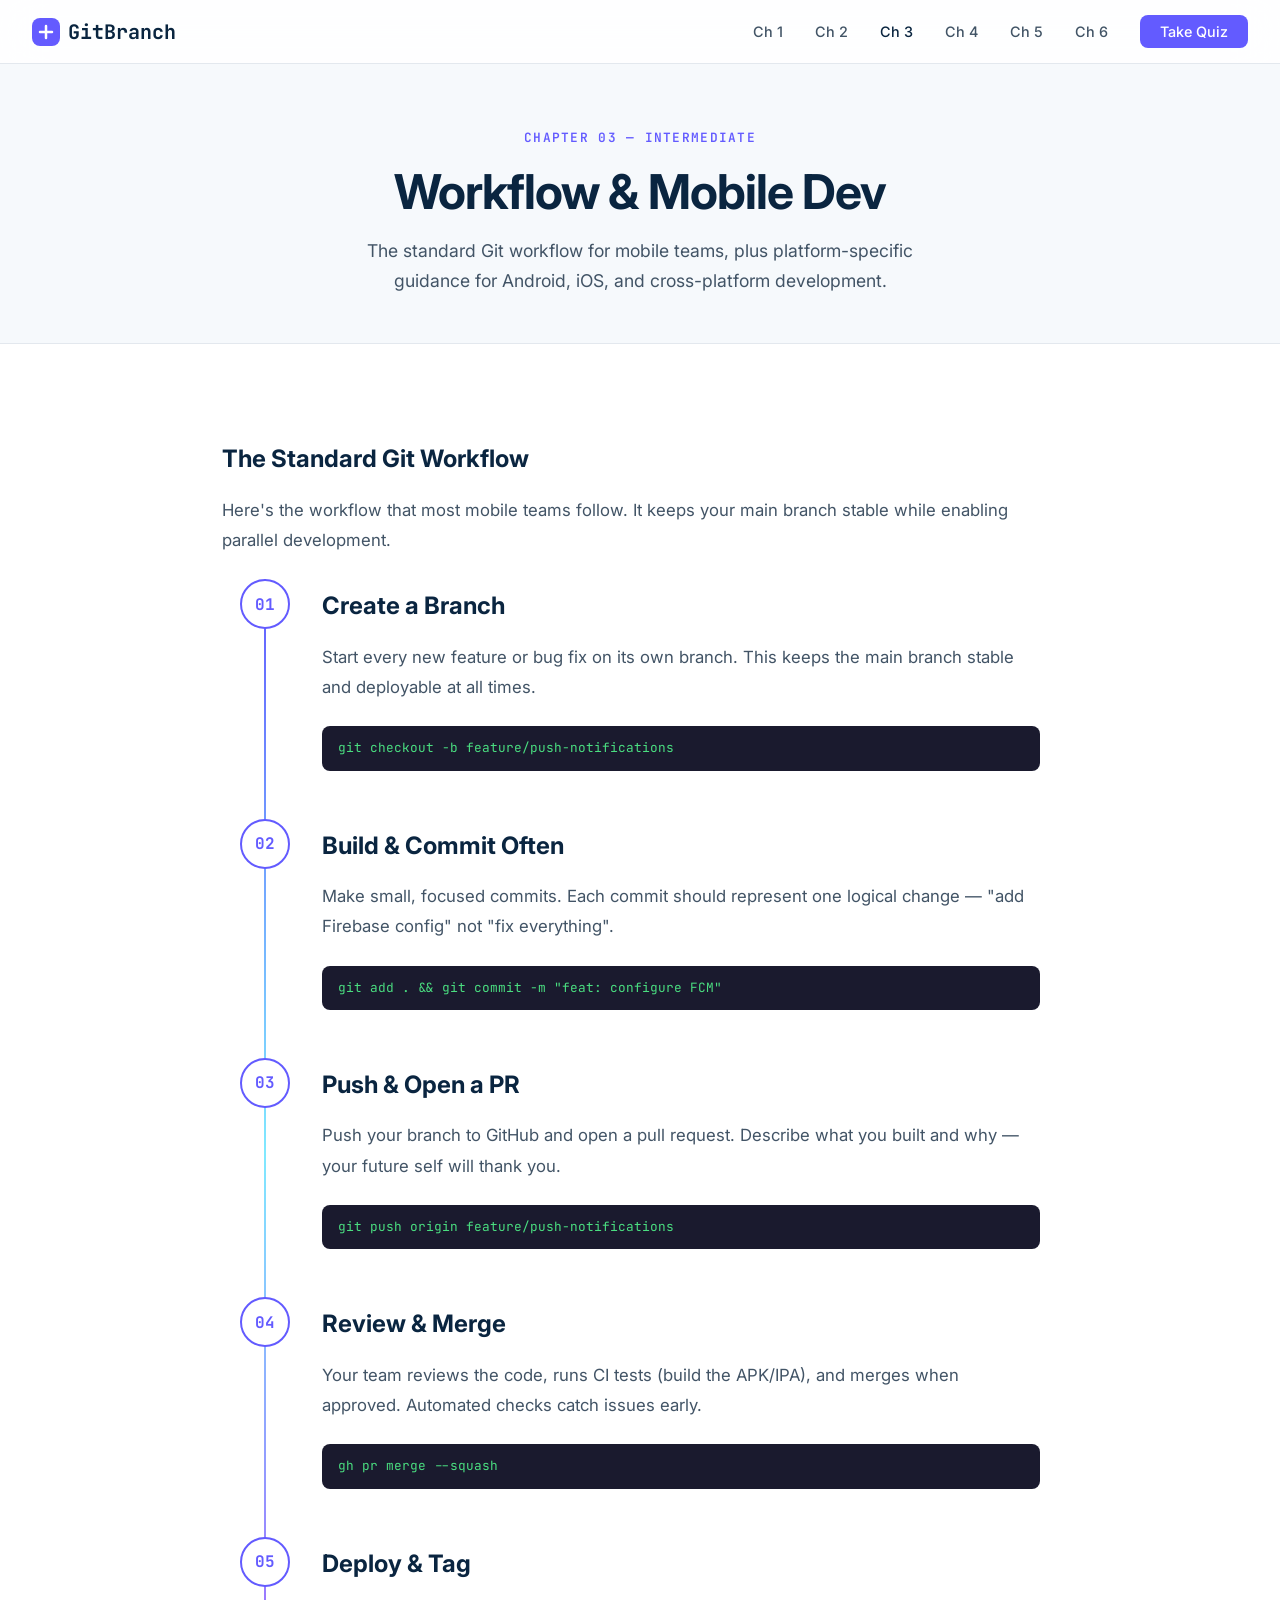
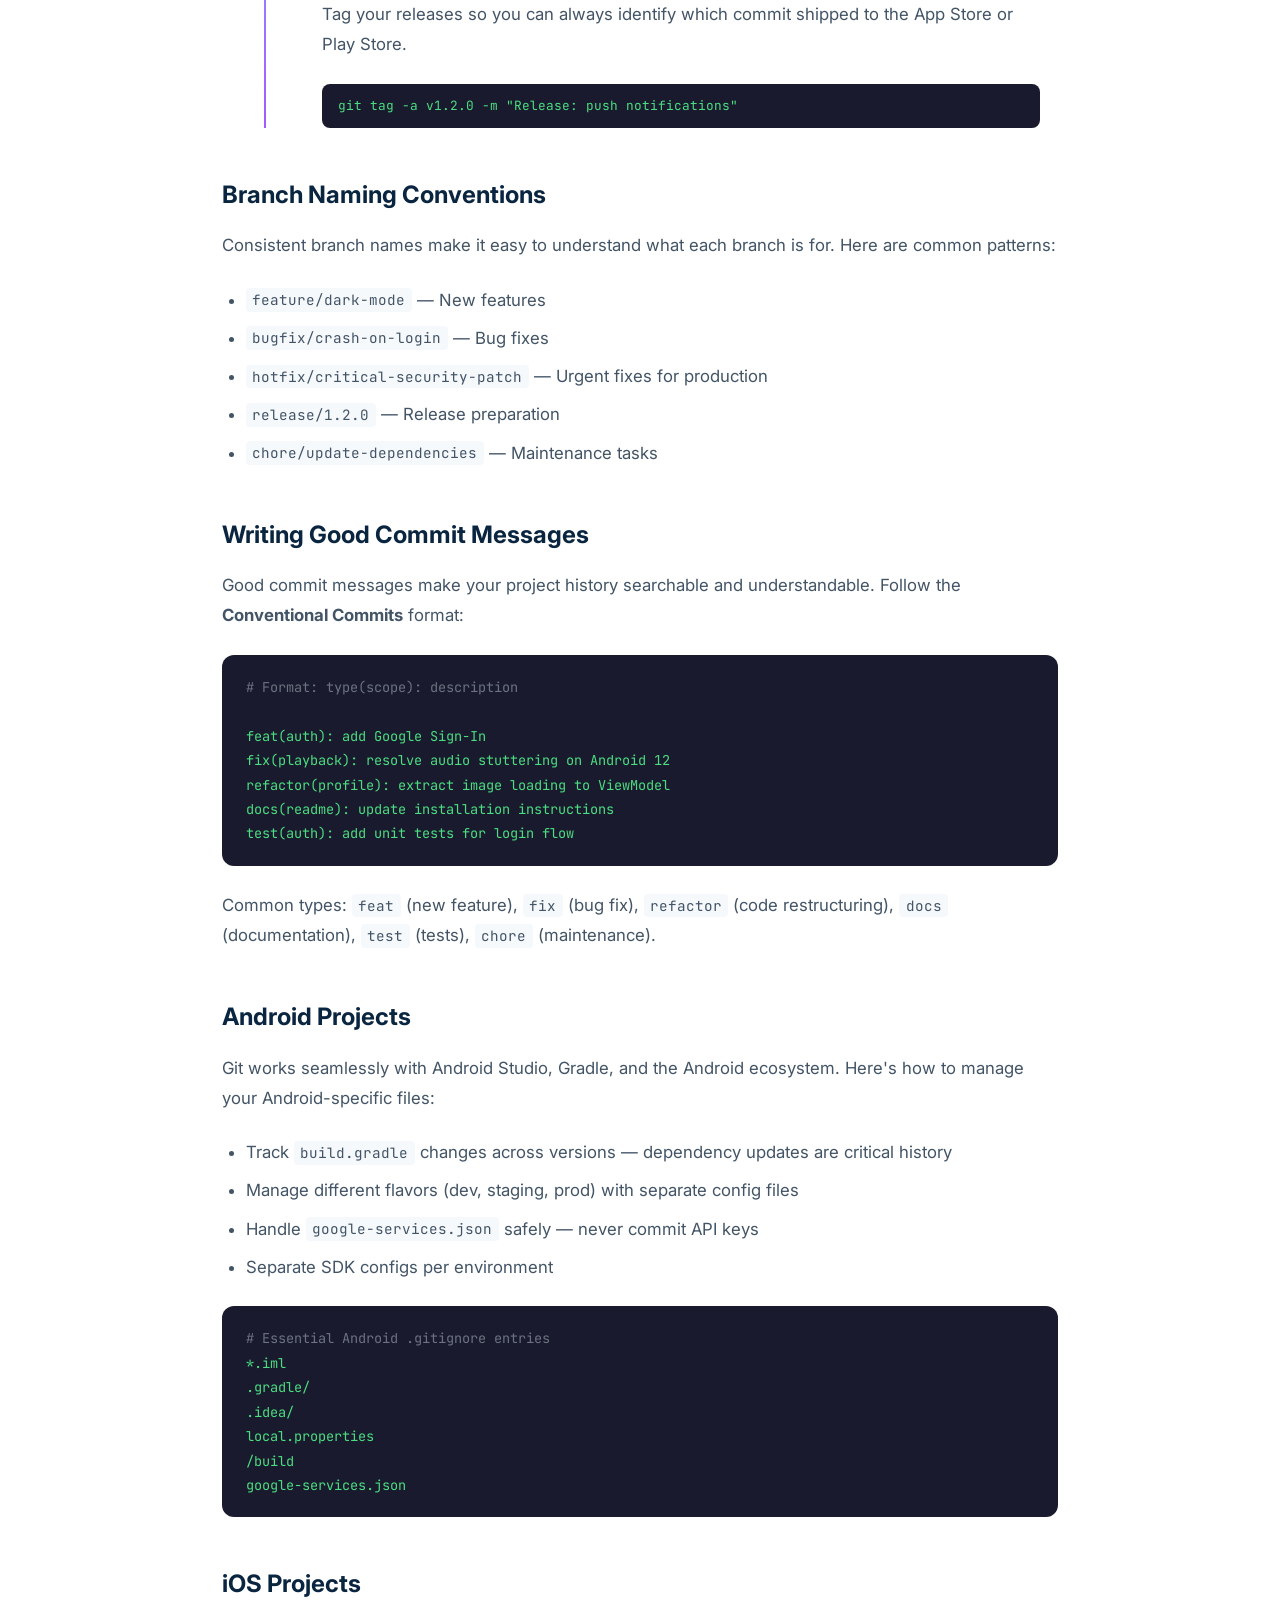
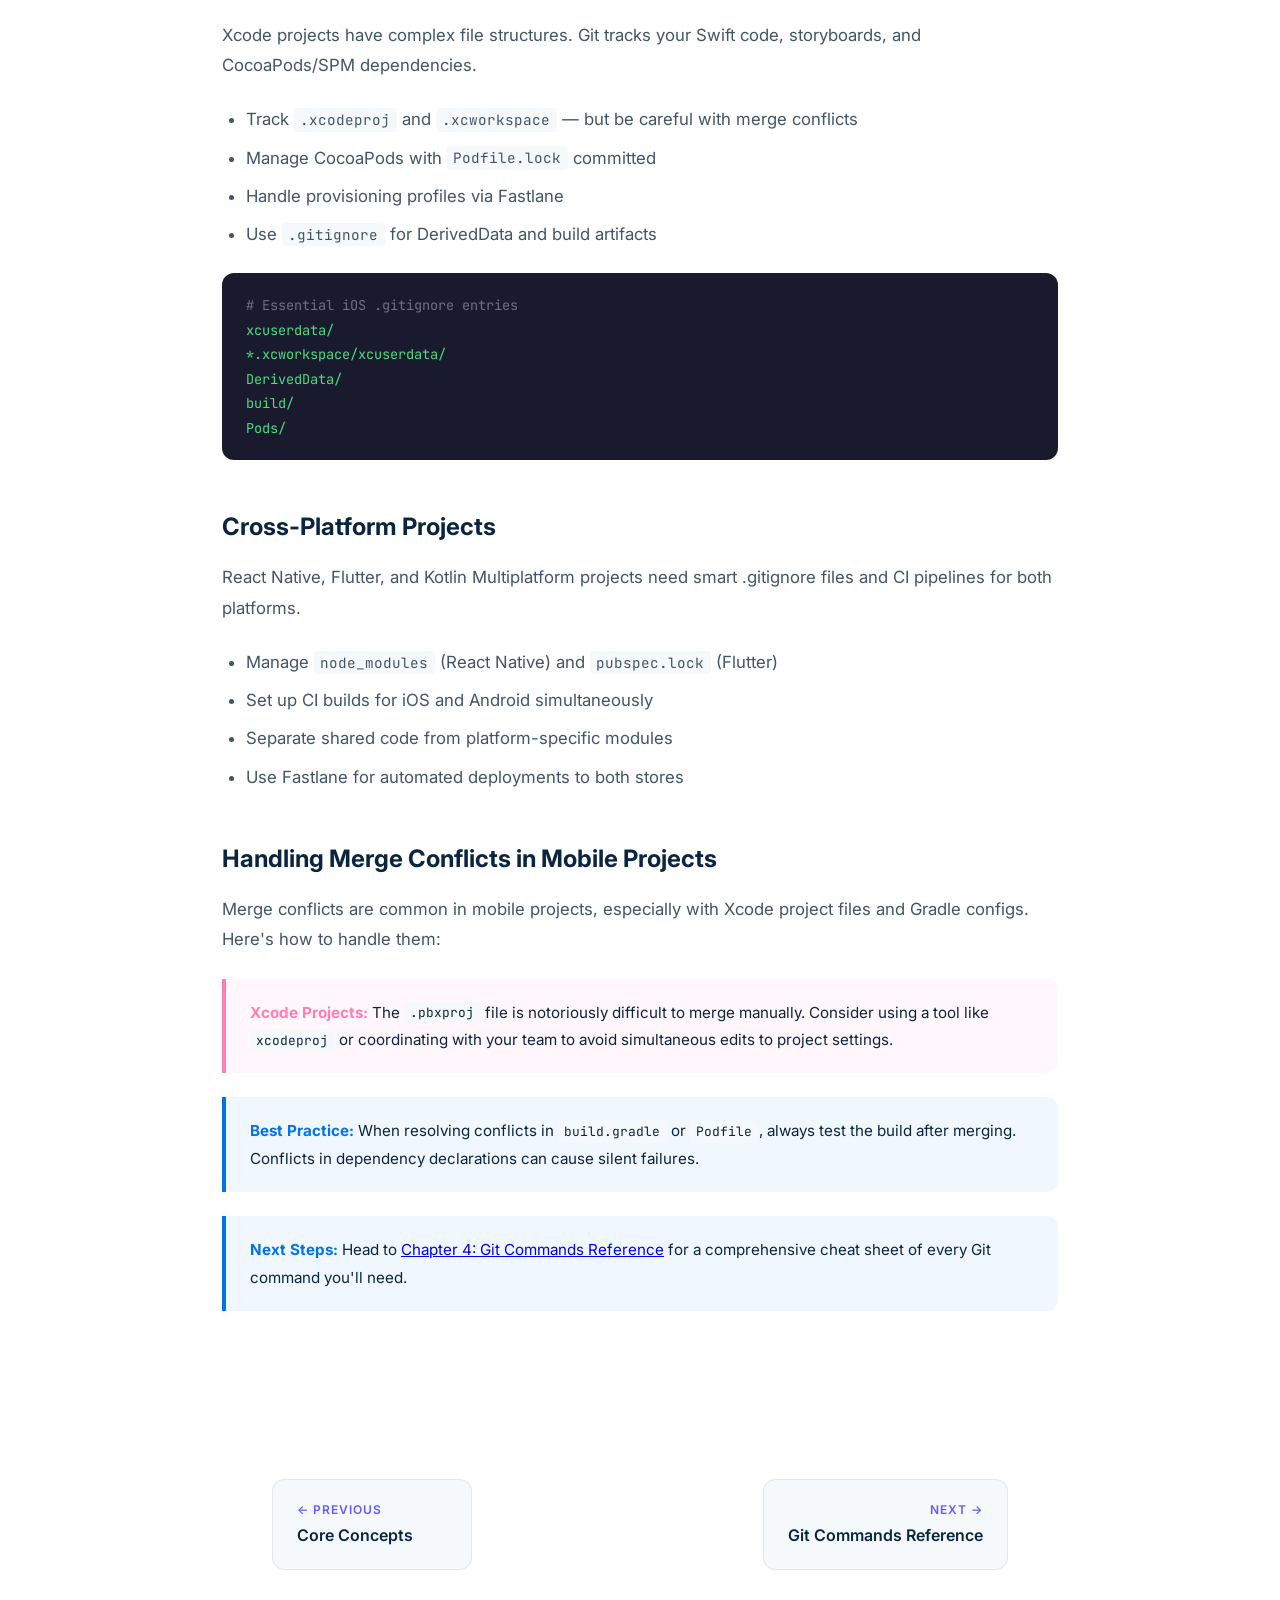
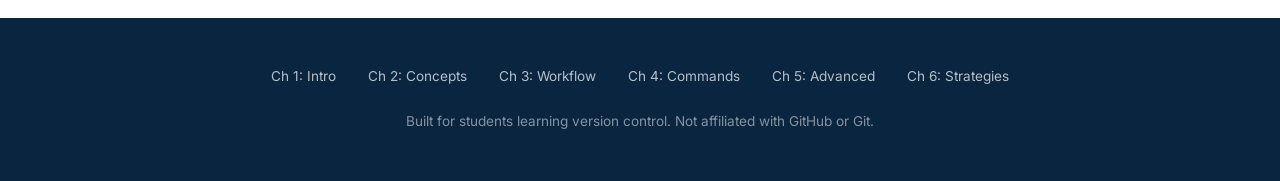
<file: chapter3.html>
﻿<!DOCTYPE html>
<html lang="en">
<head>
  <meta charset="UTF-8">
  <meta name="viewport" content="width=device-width, initial-scale=1.0">
  <title>Ch 3: Workflow & Mobile Dev — GitBranch</title>
  <link rel="preconnect" href="https://fonts.googleapis.com">
  <link rel="preconnect" href="https://fonts.gstatic.com" crossorigin>
  <link href="https://fonts.googleapis.com/css2?family=Inter:wght@400;500;600;700&family=JetBrains+Mono:wght@400;500;600&display=swap" rel="stylesheet">
  <link rel="stylesheet" href="styles.css">
</head>
<body>

  <!-- NAV -->
  <nav>
    <a href="index.html" class="nav-logo">
      <svg viewBox="0 0 28 28" fill="none">
        <rect width="28" height="28" rx="8" fill="url(#navGrad)"/>
        <path d="M8 14h12M14 8v12" stroke="white" stroke-width="2.5" stroke-linecap="round"/>
        <defs><linearGradient id="navGrad" x1="0" y1="0" x2="28" y2="28"><stop stop-color="#635BFF"/><stop offset="1" stop-color="#A259FF"/></linearGradient></defs>
      </svg>
      GitBranch
    </a>
    <ul class="nav-links">
      <li><a href="chapter1.html">Ch 1</a></li>
      <li><a href="chapter2.html">Ch 2</a></li>
      <li><a href="chapter3.html" style="color:var(--ink)">Ch 3</a></li>
      <li><a href="chapter4.html">Ch 4</a></li>
      <li><a href="chapter5.html">Ch 5</a></li>
      <li><a href="chapter6.html">Ch 6</a></li>
      <li><a href="quiz.html" class="nav-cta">Take Quiz</a></li>
    </ul>
  </nav>

  <!-- CHAPTER HERO -->
  <div class="chapter-hero">
    <div class="section-eyebrow">Chapter 03 — Intermediate</div>
    <h1>Workflow &amp; Mobile Dev</h1>
    <p>The standard Git workflow for mobile teams, plus platform-specific guidance for Android, iOS, and cross-platform development.</p>
  </div>

  <!-- CONTENT -->
  <div class="content-section">

    <h3>The Standard Git Workflow</h3>
    <p>Here's the workflow that most mobile teams follow. It keeps your main branch stable while enabling parallel development.</p>

    <!-- Workflow Steps -->
    <div class="workflow-steps">
      <div class="step reveal">
        <div class="step-marker">01</div>
        <div class="step-content">
          <h3>Create a Branch</h3>
          <p>Start every new feature or bug fix on its own branch. This keeps the main branch stable and deployable at all times.</p>
          <div class="step-code">git checkout -b feature/push-notifications</div>
        </div>
      </div>
      <div class="step reveal">
        <div class="step-marker">02</div>
        <div class="step-content">
          <h3>Build &amp; Commit Often</h3>
          <p>Make small, focused commits. Each commit should represent one logical change — "add Firebase config" not "fix everything".</p>
          <div class="step-code">git add . && git commit -m "feat: configure FCM"</div>
        </div>
      </div>
      <div class="step reveal">
        <div class="step-marker">03</div>
        <div class="step-content">
          <h3>Push &amp; Open a PR</h3>
          <p>Push your branch to GitHub and open a pull request. Describe what you built and why — your future self will thank you.</p>
          <div class="step-code">git push origin feature/push-notifications</div>
        </div>
      </div>
      <div class="step reveal">
        <div class="step-marker">04</div>
        <div class="step-content">
          <h3>Review &amp; Merge</h3>
          <p>Your team reviews the code, runs CI tests (build the APK/IPA), and merges when approved. Automated checks catch issues early.</p>
          <div class="step-code">gh pr merge --squash</div>
        </div>
      </div>
      <div class="step reveal">
        <div class="step-marker">05</div>
        <div class="step-content">
          <h3>Deploy &amp; Tag</h3>
          <p>Tag your releases so you can always identify which commit shipped to the App Store or Play Store.</p>
          <div class="step-code">git tag -a v1.2.0 -m "Release: push notifications"</div>
        </div>
      </div>
    </div>

    <h3>Branch Naming Conventions</h3>
    <p>Consistent branch names make it easy to understand what each branch is for. Here are common patterns:</p>
    <ul>
      <li><code>feature/dark-mode</code> — New features</li>
      <li><code>bugfix/crash-on-login</code> — Bug fixes</li>
      <li><code>hotfix/critical-security-patch</code> — Urgent fixes for production</li>
      <li><code>release/1.2.0</code> — Release preparation</li>
      <li><code>chore/update-dependencies</code> — Maintenance tasks</li>
    </ul>

    <h3>Writing Good Commit Messages</h3>
    <p>Good commit messages make your project history searchable and understandable. Follow the <strong>Conventional Commits</strong> format:</p>

    <div class="code-block">
      <span class="code-comment"># Format: type(scope): description</span><br><br>
      feat(auth): add Google Sign-In<br>
      fix(playback): resolve audio stuttering on Android 12<br>
      refactor(profile): extract image loading to ViewModel<br>
      docs(readme): update installation instructions<br>
      test(auth): add unit tests for login flow
    </div>

    <p>Common types: <code>feat</code> (new feature), <code>fix</code> (bug fix), <code>refactor</code> (code restructuring), <code>docs</code> (documentation), <code>test</code> (tests), <code>chore</code> (maintenance).</p>

    <h3>Android Projects</h3>
    <p>Git works seamlessly with Android Studio, Gradle, and the Android ecosystem. Here's how to manage your Android-specific files:</p>

    <ul>
      <li>Track <code>build.gradle</code> changes across versions — dependency updates are critical history</li>
      <li>Manage different flavors (dev, staging, prod) with separate config files</li>
      <li>Handle <code>google-services.json</code> safely — never commit API keys</li>
      <li>Separate SDK configs per environment</li>
    </ul>

    <div class="code-block">
      <span class="code-comment"># Essential Android .gitignore entries</span><br>
      *.iml<br>
      .gradle/<br>
      .idea/<br>
      local.properties<br>
      /build<br>
      google-services.json
    </div>

    <h3>iOS Projects</h3>
    <p>Xcode projects have complex file structures. Git tracks your Swift code, storyboards, and CocoaPods/SPM dependencies.</p>

    <ul>
      <li>Track <code>.xcodeproj</code> and <code>.xcworkspace</code> — but be careful with merge conflicts</li>
      <li>Manage CocoaPods with <code>Podfile.lock</code> committed</li>
      <li>Handle provisioning profiles via Fastlane</li>
      <li>Use <code>.gitignore</code> for DerivedData and build artifacts</li>
    </ul>

    <div class="code-block">
      <span class="code-comment"># Essential iOS .gitignore entries</span><br>
      xcuserdata/<br>
      *.xcworkspace/xcuserdata/<br>
      DerivedData/<br>
      build/<br>
      Pods/
    </div>

    <h3>Cross-Platform Projects</h3>
    <p>React Native, Flutter, and Kotlin Multiplatform projects need smart .gitignore files and CI pipelines for both platforms.</p>

    <ul>
      <li>Manage <code>node_modules</code> (React Native) and <code>pubspec.lock</code> (Flutter)</li>
      <li>Set up CI builds for iOS and Android simultaneously</li>
      <li>Separate shared code from platform-specific modules</li>
      <li>Use Fastlane for automated deployments to both stores</li>
    </ul>

    <h3>Handling Merge Conflicts in Mobile Projects</h3>
    <p>Merge conflicts are common in mobile projects, especially with Xcode project files and Gradle configs. Here's how to handle them:</p>

    <div class="warning-box">
      <p><strong>Xcode Projects:</strong> The <code>.pbxproj</code> file is notoriously difficult to merge manually. Consider using a tool like <code>xcodeproj</code> or coordinating with your team to avoid simultaneous edits to project settings.</p>
    </div>

    <div class="info-box">
      <p><strong>Best Practice:</strong> When resolving conflicts in <code>build.gradle</code> or <code>Podfile</code>, always test the build after merging. Conflicts in dependency declarations can cause silent failures.</p>
    </div>

    <div class="info-box">
      <p><strong>Next Steps:</strong> Head to <a href="chapter4.html">Chapter 4: Git Commands Reference</a> for a comprehensive cheat sheet of every Git command you'll need.</p>
    </div>

  </div>

  <!-- CHAPTER NAV -->
  <div class="chapter-nav">
    <a href="chapter2.html">
      <span class="nav-direction">← Previous</span>
      <span class="nav-title">Core Concepts</span>
    </a>
    <a href="chapter4.html" class="nav-next">
      <span class="nav-direction">Next →</span>
      <span class="nav-title">Git Commands Reference</span>
    </a>
  </div>

  <!-- FOOTER -->
  <footer>
    <div class="footer-links">
      <a href="chapter1.html">Ch 1: Intro</a>
      <a href="chapter2.html">Ch 2: Concepts</a>
      <a href="chapter3.html">Ch 3: Workflow</a>
      <a href="chapter4.html">Ch 4: Commands</a>
      <a href="chapter5.html">Ch 5: Advanced</a>
      <a href="chapter6.html">Ch 6: Strategies</a>
    </div>
    <p>Built for students learning version control. Not affiliated with GitHub or Git.</p>
  </footer>

  <script src="script.js"></script>
</body>
</html>
</file>
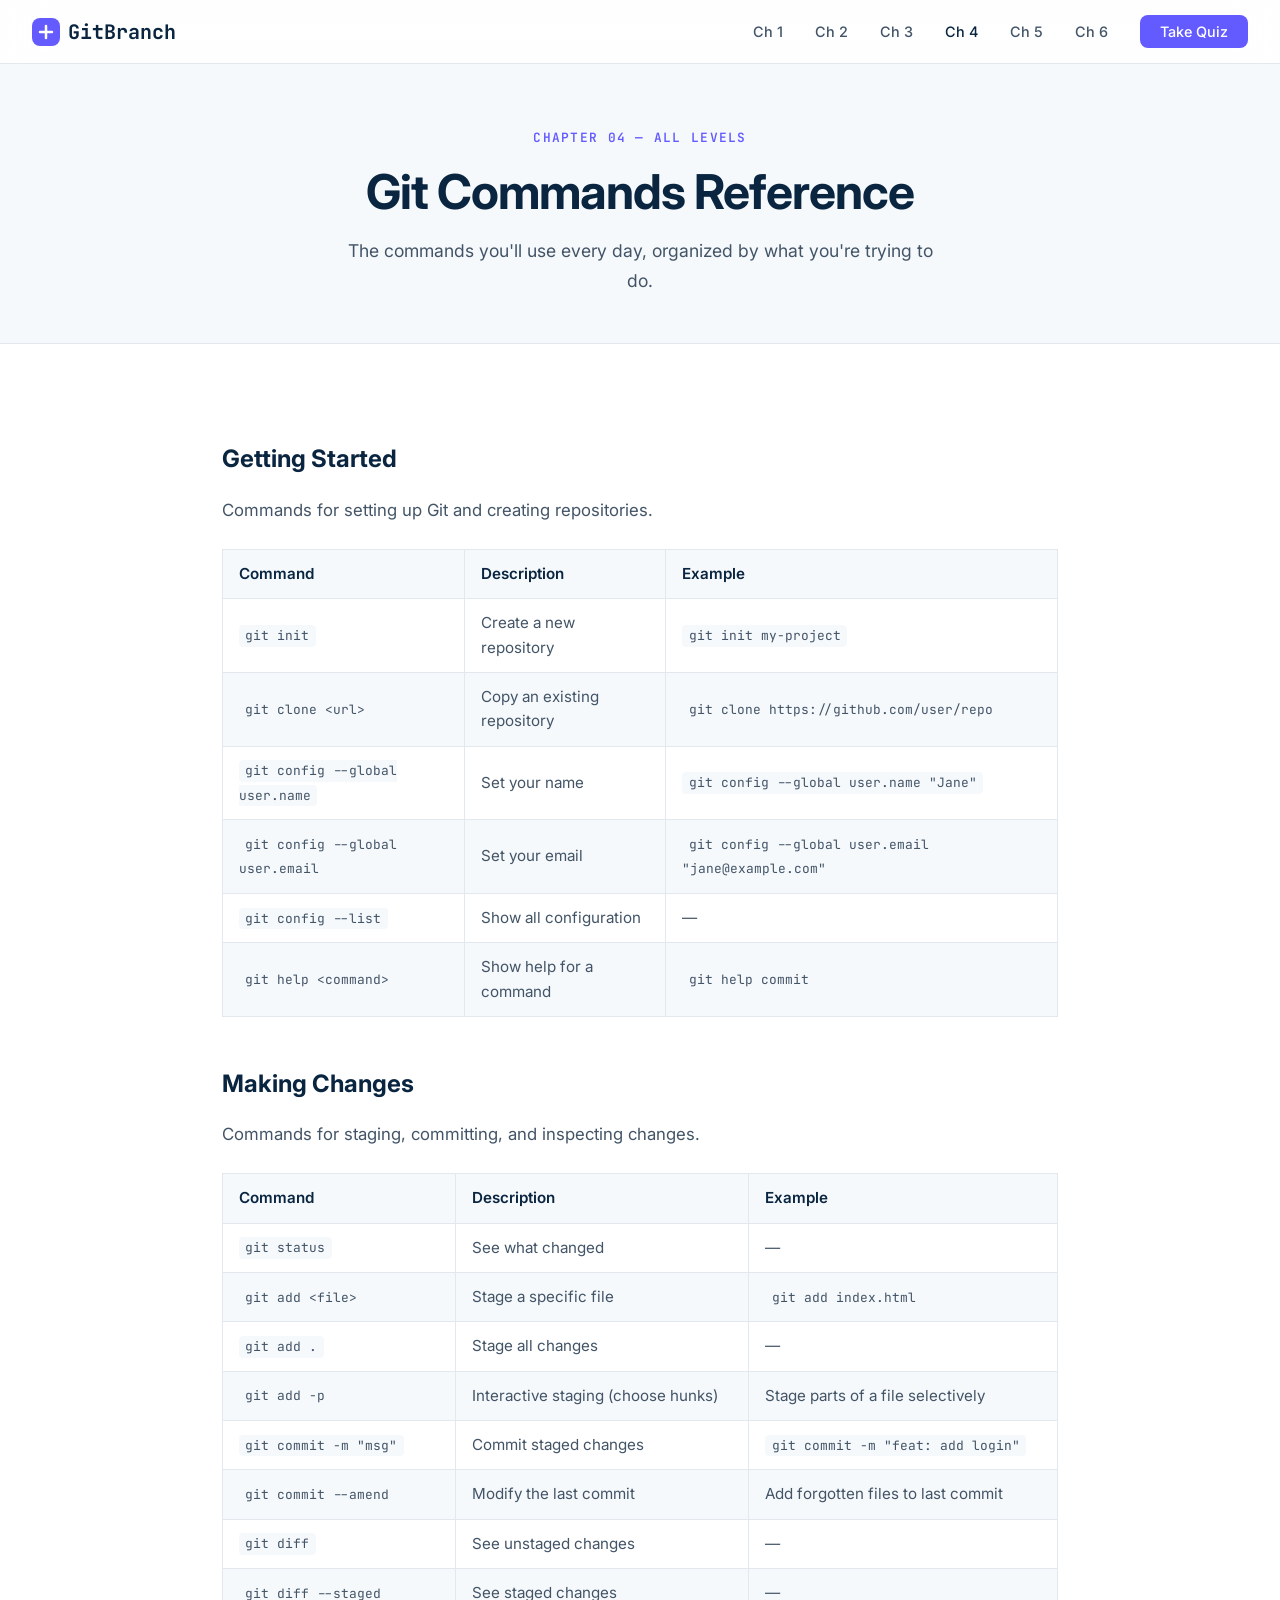
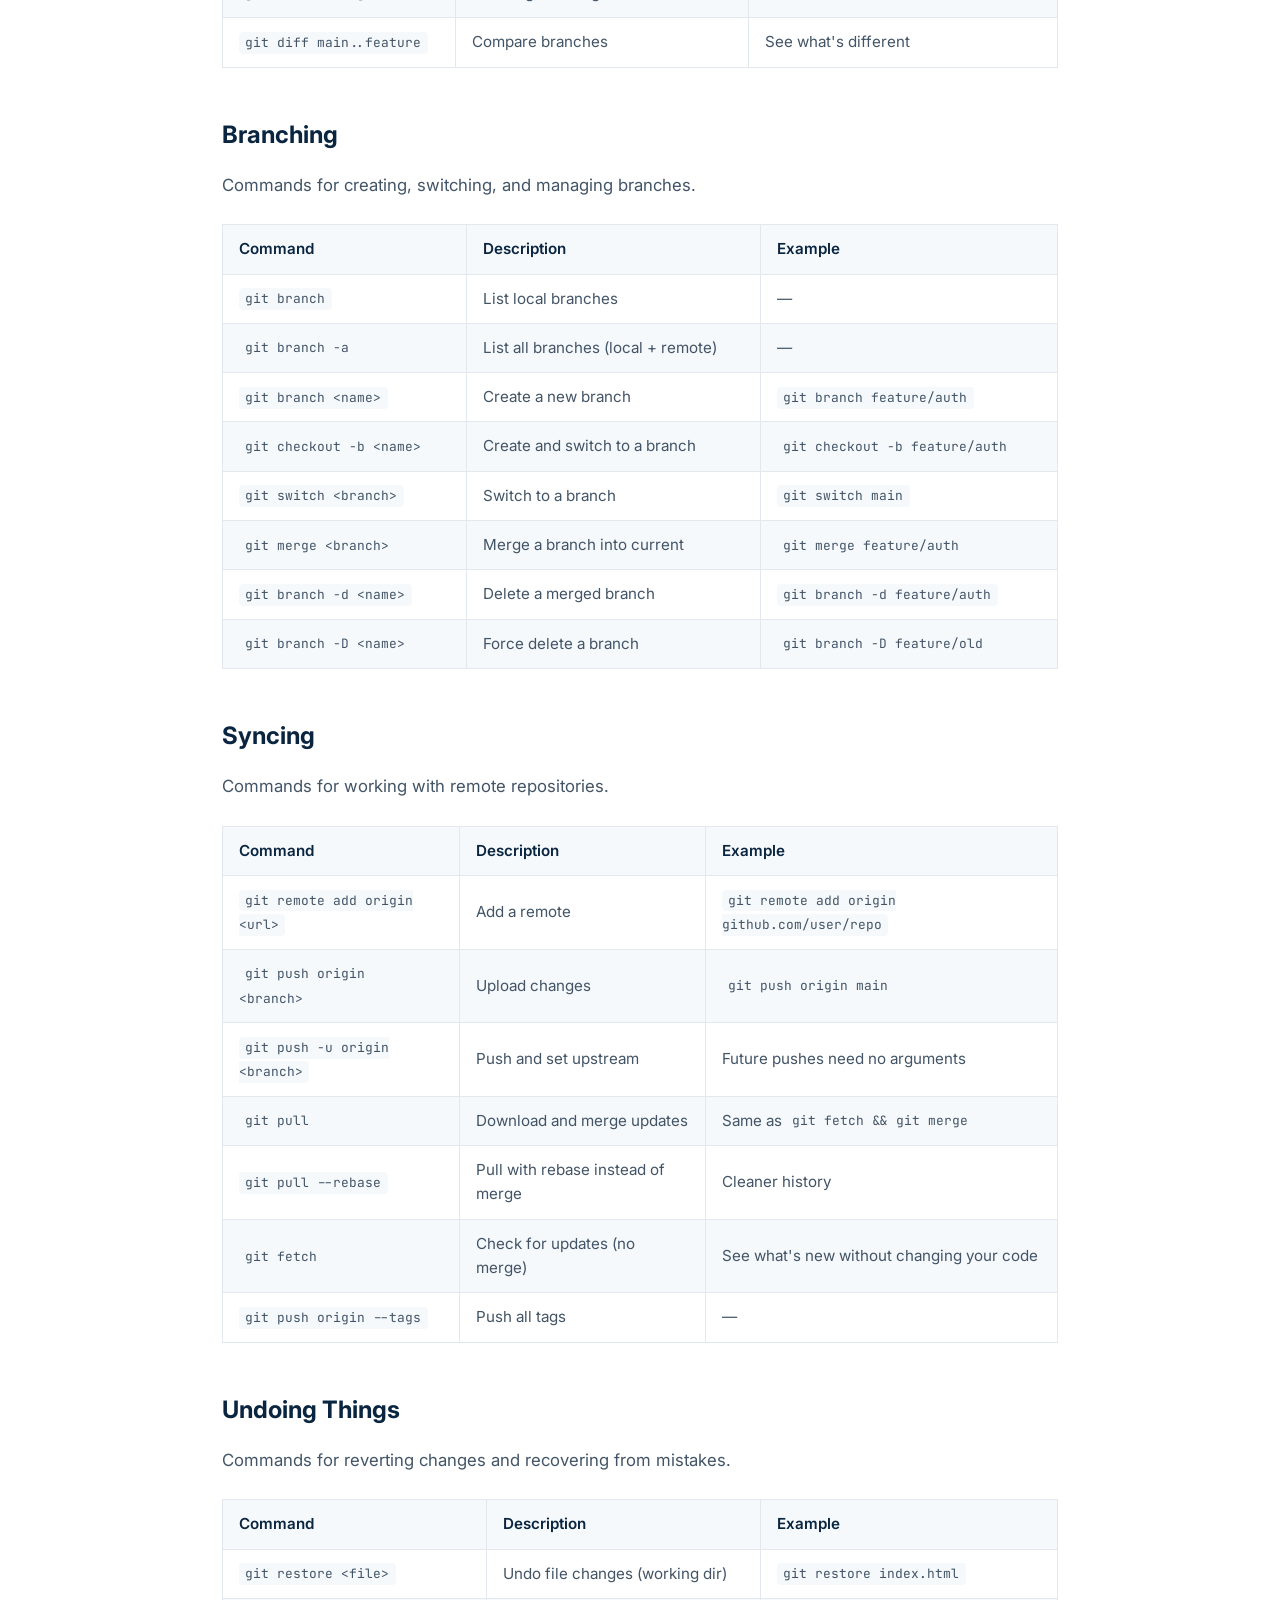
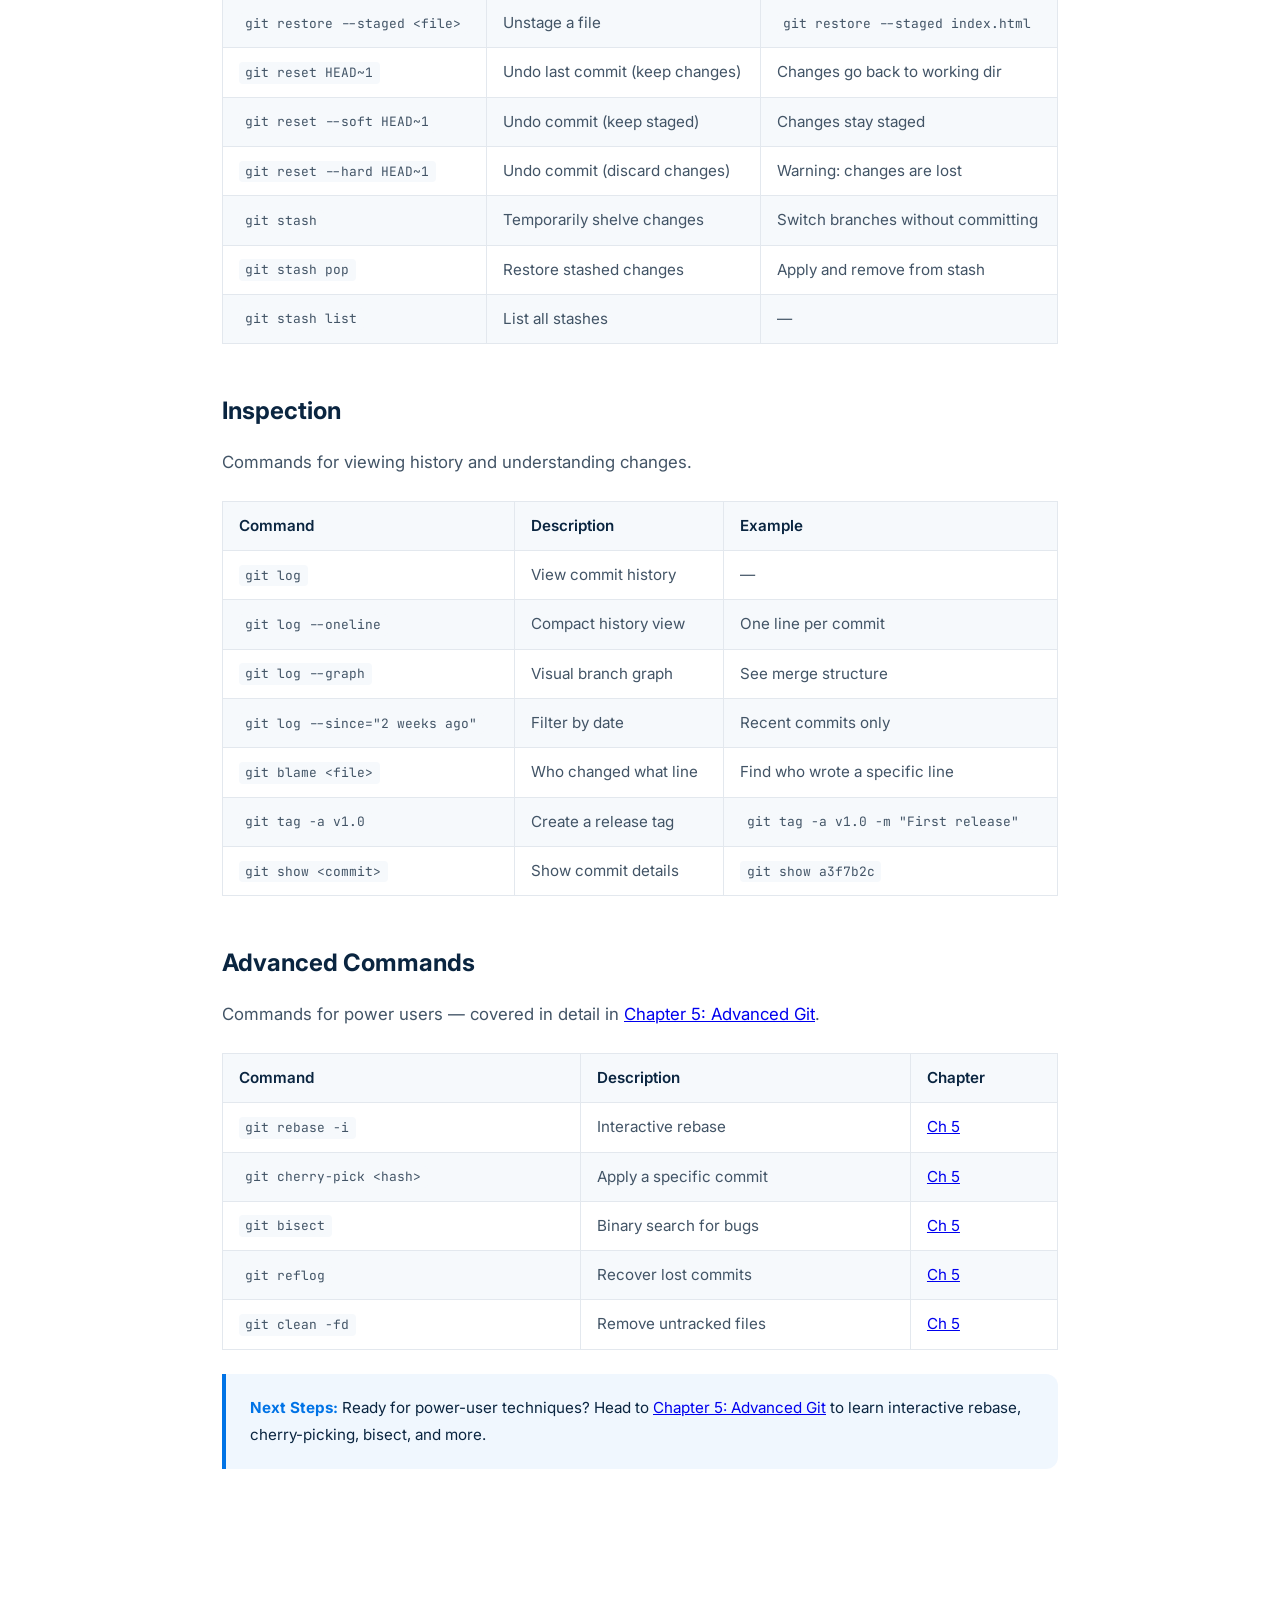
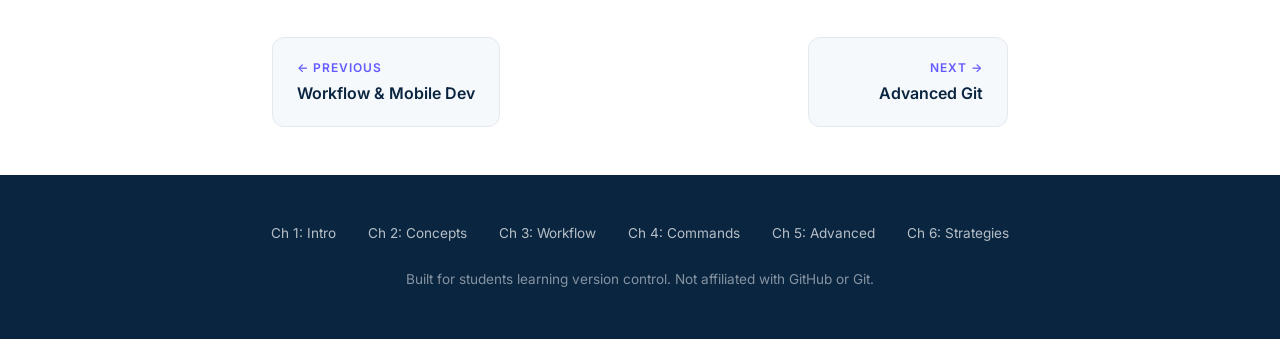
<file: chapter4.html>
﻿<!DOCTYPE html>
<html lang="en">
<head>
  <meta charset="UTF-8">
  <meta name="viewport" content="width=device-width, initial-scale=1.0">
  <title>Ch 4: Git Commands Reference — GitBranch</title>
  <link rel="preconnect" href="https://fonts.googleapis.com">
  <link rel="preconnect" href="https://fonts.gstatic.com" crossorigin>
  <link href="https://fonts.googleapis.com/css2?family=Inter:wght@400;500;600;700&family=JetBrains+Mono:wght@400;500;600&display=swap" rel="stylesheet">
  <link rel="stylesheet" href="styles.css">
</head>
<body>

  <!-- NAV -->
  <nav>
    <a href="index.html" class="nav-logo">
      <svg viewBox="0 0 28 28" fill="none">
        <rect width="28" height="28" rx="8" fill="url(#navGrad)"/>
        <path d="M8 14h12M14 8v12" stroke="white" stroke-width="2.5" stroke-linecap="round"/>
        <defs><linearGradient id="navGrad" x1="0" y1="0" x2="28" y2="28"><stop stop-color="#635BFF"/><stop offset="1" stop-color="#A259FF"/></linearGradient></defs>
      </svg>
      GitBranch
    </a>
    <ul class="nav-links">
      <li><a href="chapter1.html">Ch 1</a></li>
      <li><a href="chapter2.html">Ch 2</a></li>
      <li><a href="chapter3.html">Ch 3</a></li>
      <li><a href="chapter4.html" style="color:var(--ink)">Ch 4</a></li>
      <li><a href="chapter5.html">Ch 5</a></li>
      <li><a href="chapter6.html">Ch 6</a></li>
      <li><a href="quiz.html" class="nav-cta">Take Quiz</a></li>
    </ul>
  </nav>

  <!-- CHAPTER HERO -->
  <div class="chapter-hero">
    <div class="section-eyebrow">Chapter 04 — All Levels</div>
    <h1>Git Commands Reference</h1>
    <p>The commands you'll use every day, organized by what you're trying to do.</p>
  </div>

  <!-- CONTENT -->
  <div class="content-section">

    <h3>Getting Started</h3>
    <p>Commands for setting up Git and creating repositories.</p>

    <table class="compare-table">
      <thead>
        <tr>
          <th>Command</th>
          <th>Description</th>
          <th>Example</th>
        </tr>
      </thead>
      <tbody>
        <tr>
          <td><code>git init</code></td>
          <td>Create a new repository</td>
          <td><code>git init my-project</code></td>
        </tr>
        <tr>
          <td><code>git clone &lt;url&gt;</code></td>
          <td>Copy an existing repository</td>
          <td><code>git clone https://github.com/user/repo</code></td>
        </tr>
        <tr>
          <td><code>git config --global user.name</code></td>
          <td>Set your name</td>
          <td><code>git config --global user.name "Jane"</code></td>
        </tr>
        <tr>
          <td><code>git config --global user.email</code></td>
          <td>Set your email</td>
          <td><code>git config --global user.email "jane@example.com"</code></td>
        </tr>
        <tr>
          <td><code>git config --list</code></td>
          <td>Show all configuration</td>
          <td>—</td>
        </tr>
        <tr>
          <td><code>git help &lt;command&gt;</code></td>
          <td>Show help for a command</td>
          <td><code>git help commit</code></td>
        </tr>
      </tbody>
    </table>

    <h3>Making Changes</h3>
    <p>Commands for staging, committing, and inspecting changes.</p>

    <table class="compare-table">
      <thead>
        <tr>
          <th>Command</th>
          <th>Description</th>
          <th>Example</th>
        </tr>
      </thead>
      <tbody>
        <tr>
          <td><code>git status</code></td>
          <td>See what changed</td>
          <td>—</td>
        </tr>
        <tr>
          <td><code>git add &lt;file&gt;</code></td>
          <td>Stage a specific file</td>
          <td><code>git add index.html</code></td>
        </tr>
        <tr>
          <td><code>git add .</code></td>
          <td>Stage all changes</td>
          <td>—</td>
        </tr>
        <tr>
          <td><code>git add -p</code></td>
          <td>Interactive staging (choose hunks)</td>
          <td>Stage parts of a file selectively</td>
        </tr>
        <tr>
          <td><code>git commit -m "msg"</code></td>
          <td>Commit staged changes</td>
          <td><code>git commit -m "feat: add login"</code></td>
        </tr>
        <tr>
          <td><code>git commit --amend</code></td>
          <td>Modify the last commit</td>
          <td>Add forgotten files to last commit</td>
        </tr>
        <tr>
          <td><code>git diff</code></td>
          <td>See unstaged changes</td>
          <td>—</td>
        </tr>
        <tr>
          <td><code>git diff --staged</code></td>
          <td>See staged changes</td>
          <td>—</td>
        </tr>
        <tr>
          <td><code>git diff main..feature</code></td>
          <td>Compare branches</td>
          <td>See what's different</td>
        </tr>
      </tbody>
    </table>

    <h3>Branching</h3>
    <p>Commands for creating, switching, and managing branches.</p>

    <table class="compare-table">
      <thead>
        <tr>
          <th>Command</th>
          <th>Description</th>
          <th>Example</th>
        </tr>
      </thead>
      <tbody>
        <tr>
          <td><code>git branch</code></td>
          <td>List local branches</td>
          <td>—</td>
        </tr>
        <tr>
          <td><code>git branch -a</code></td>
          <td>List all branches (local + remote)</td>
          <td>—</td>
        </tr>
        <tr>
          <td><code>git branch &lt;name&gt;</code></td>
          <td>Create a new branch</td>
          <td><code>git branch feature/auth</code></td>
        </tr>
        <tr>
          <td><code>git checkout -b &lt;name&gt;</code></td>
          <td>Create and switch to a branch</td>
          <td><code>git checkout -b feature/auth</code></td>
        </tr>
        <tr>
          <td><code>git switch &lt;branch&gt;</code></td>
          <td>Switch to a branch</td>
          <td><code>git switch main</code></td>
        </tr>
        <tr>
          <td><code>git merge &lt;branch&gt;</code></td>
          <td>Merge a branch into current</td>
          <td><code>git merge feature/auth</code></td>
        </tr>
        <tr>
          <td><code>git branch -d &lt;name&gt;</code></td>
          <td>Delete a merged branch</td>
          <td><code>git branch -d feature/auth</code></td>
        </tr>
        <tr>
          <td><code>git branch -D &lt;name&gt;</code></td>
          <td>Force delete a branch</td>
          <td><code>git branch -D feature/old</code></td>
        </tr>
      </tbody>
    </table>

    <h3>Syncing</h3>
    <p>Commands for working with remote repositories.</p>

    <table class="compare-table">
      <thead>
        <tr>
          <th>Command</th>
          <th>Description</th>
          <th>Example</th>
        </tr>
      </thead>
      <tbody>
        <tr>
          <td><code>git remote add origin &lt;url&gt;</code></td>
          <td>Add a remote</td>
          <td><code>git remote add origin github.com/user/repo</code></td>
        </tr>
        <tr>
          <td><code>git push origin &lt;branch&gt;</code></td>
          <td>Upload changes</td>
          <td><code>git push origin main</code></td>
        </tr>
        <tr>
          <td><code>git push -u origin &lt;branch&gt;</code></td>
          <td>Push and set upstream</td>
          <td>Future pushes need no arguments</td>
        </tr>
        <tr>
          <td><code>git pull</code></td>
          <td>Download and merge updates</td>
          <td>Same as <code>git fetch && git merge</code></td>
        </tr>
        <tr>
          <td><code>git pull --rebase</code></td>
          <td>Pull with rebase instead of merge</td>
          <td>Cleaner history</td>
        </tr>
        <tr>
          <td><code>git fetch</code></td>
          <td>Check for updates (no merge)</td>
          <td>See what's new without changing your code</td>
        </tr>
        <tr>
          <td><code>git push origin --tags</code></td>
          <td>Push all tags</td>
          <td>—</td>
        </tr>
      </tbody>
    </table>

    <h3>Undoing Things</h3>
    <p>Commands for reverting changes and recovering from mistakes.</p>

    <table class="compare-table">
      <thead>
        <tr>
          <th>Command</th>
          <th>Description</th>
          <th>Example</th>
        </tr>
      </thead>
      <tbody>
        <tr>
          <td><code>git restore &lt;file&gt;</code></td>
          <td>Undo file changes (working dir)</td>
          <td><code>git restore index.html</code></td>
        </tr>
        <tr>
          <td><code>git restore --staged &lt;file&gt;</code></td>
          <td>Unstage a file</td>
          <td><code>git restore --staged index.html</code></td>
        </tr>
        <tr>
          <td><code>git reset HEAD~1</code></td>
          <td>Undo last commit (keep changes)</td>
          <td>Changes go back to working dir</td>
        </tr>
        <tr>
          <td><code>git reset --soft HEAD~1</code></td>
          <td>Undo commit (keep staged)</td>
          <td>Changes stay staged</td>
        </tr>
        <tr>
          <td><code>git reset --hard HEAD~1</code></td>
          <td>Undo commit (discard changes)</td>
          <td>Warning: changes are lost</td>
        </tr>
        <tr>
          <td><code>git stash</code></td>
          <td>Temporarily shelve changes</td>
          <td>Switch branches without committing</td>
        </tr>
        <tr>
          <td><code>git stash pop</code></td>
          <td>Restore stashed changes</td>
          <td>Apply and remove from stash</td>
        </tr>
        <tr>
          <td><code>git stash list</code></td>
          <td>List all stashes</td>
          <td>—</td>
        </tr>
      </tbody>
    </table>

    <h3>Inspection</h3>
    <p>Commands for viewing history and understanding changes.</p>

    <table class="compare-table">
      <thead>
        <tr>
          <th>Command</th>
          <th>Description</th>
          <th>Example</th>
        </tr>
      </thead>
      <tbody>
        <tr>
          <td><code>git log</code></td>
          <td>View commit history</td>
          <td>—</td>
        </tr>
        <tr>
          <td><code>git log --oneline</code></td>
          <td>Compact history view</td>
          <td>One line per commit</td>
        </tr>
        <tr>
          <td><code>git log --graph</code></td>
          <td>Visual branch graph</td>
          <td>See merge structure</td>
        </tr>
        <tr>
          <td><code>git log --since="2 weeks ago"</code></td>
          <td>Filter by date</td>
          <td>Recent commits only</td>
        </tr>
        <tr>
          <td><code>git blame &lt;file&gt;</code></td>
          <td>Who changed what line</td>
          <td>Find who wrote a specific line</td>
        </tr>
        <tr>
          <td><code>git tag -a v1.0</code></td>
          <td>Create a release tag</td>
          <td><code>git tag -a v1.0 -m "First release"</code></td>
        </tr>
        <tr>
          <td><code>git show &lt;commit&gt;</code></td>
          <td>Show commit details</td>
          <td><code>git show a3f7b2c</code></td>
        </tr>
      </tbody>
    </table>

    <h3>Advanced Commands</h3>
    <p>Commands for power users — covered in detail in <a href="chapter5.html">Chapter 5: Advanced Git</a>.</p>

    <table class="compare-table">
      <thead>
        <tr>
          <th>Command</th>
          <th>Description</th>
          <th>Chapter</th>
        </tr>
      </thead>
      <tbody>
        <tr>
          <td><code>git rebase -i</code></td>
          <td>Interactive rebase</td>
          <td><a href="chapter5.html">Ch 5</a></td>
        </tr>
        <tr>
          <td><code>git cherry-pick &lt;hash&gt;</code></td>
          <td>Apply a specific commit</td>
          <td><a href="chapter5.html">Ch 5</a></td>
        </tr>
        <tr>
          <td><code>git bisect</code></td>
          <td>Binary search for bugs</td>
          <td><a href="chapter5.html">Ch 5</a></td>
        </tr>
        <tr>
          <td><code>git reflog</code></td>
          <td>Recover lost commits</td>
          <td><a href="chapter5.html">Ch 5</a></td>
        </tr>
        <tr>
          <td><code>git clean -fd</code></td>
          <td>Remove untracked files</td>
          <td><a href="chapter5.html">Ch 5</a></td>
        </tr>
      </tbody>
    </table>

    <div class="info-box">
      <p><strong>Next Steps:</strong> Ready for power-user techniques? Head to <a href="chapter5.html">Chapter 5: Advanced Git</a> to learn interactive rebase, cherry-picking, bisect, and more.</p>
    </div>

  </div>

  <!-- CHAPTER NAV -->
  <div class="chapter-nav">
    <a href="chapter3.html">
      <span class="nav-direction">← Previous</span>
      <span class="nav-title">Workflow &amp; Mobile Dev</span>
    </a>
    <a href="chapter5.html" class="nav-next">
      <span class="nav-direction">Next →</span>
      <span class="nav-title">Advanced Git</span>
    </a>
  </div>

  <!-- FOOTER -->
  <footer>
    <div class="footer-links">
      <a href="chapter1.html">Ch 1: Intro</a>
      <a href="chapter2.html">Ch 2: Concepts</a>
      <a href="chapter3.html">Ch 3: Workflow</a>
      <a href="chapter4.html">Ch 4: Commands</a>
      <a href="chapter5.html">Ch 5: Advanced</a>
      <a href="chapter6.html">Ch 6: Strategies</a>
    </div>
    <p>Built for students learning version control. Not affiliated with GitHub or Git.</p>
  </footer>

  <script src="script.js"></script>
</body>
</html>
</file>
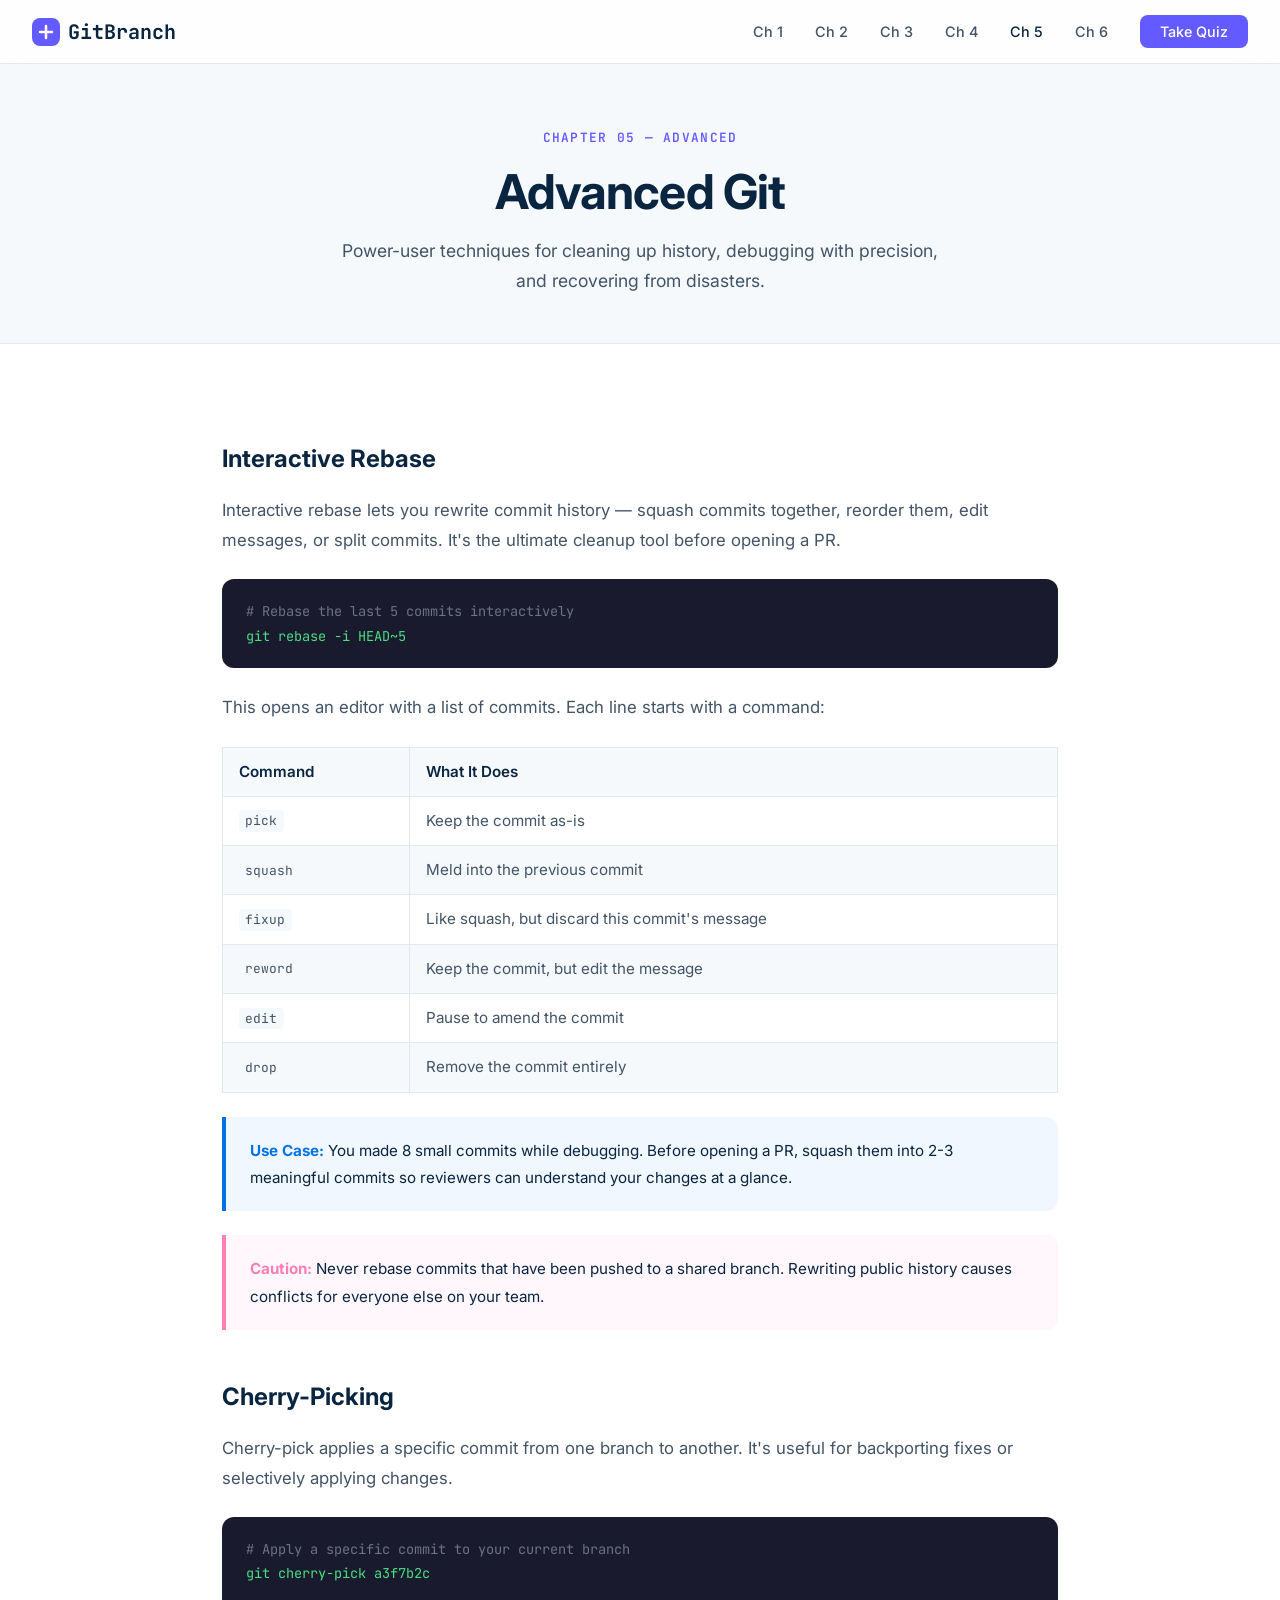
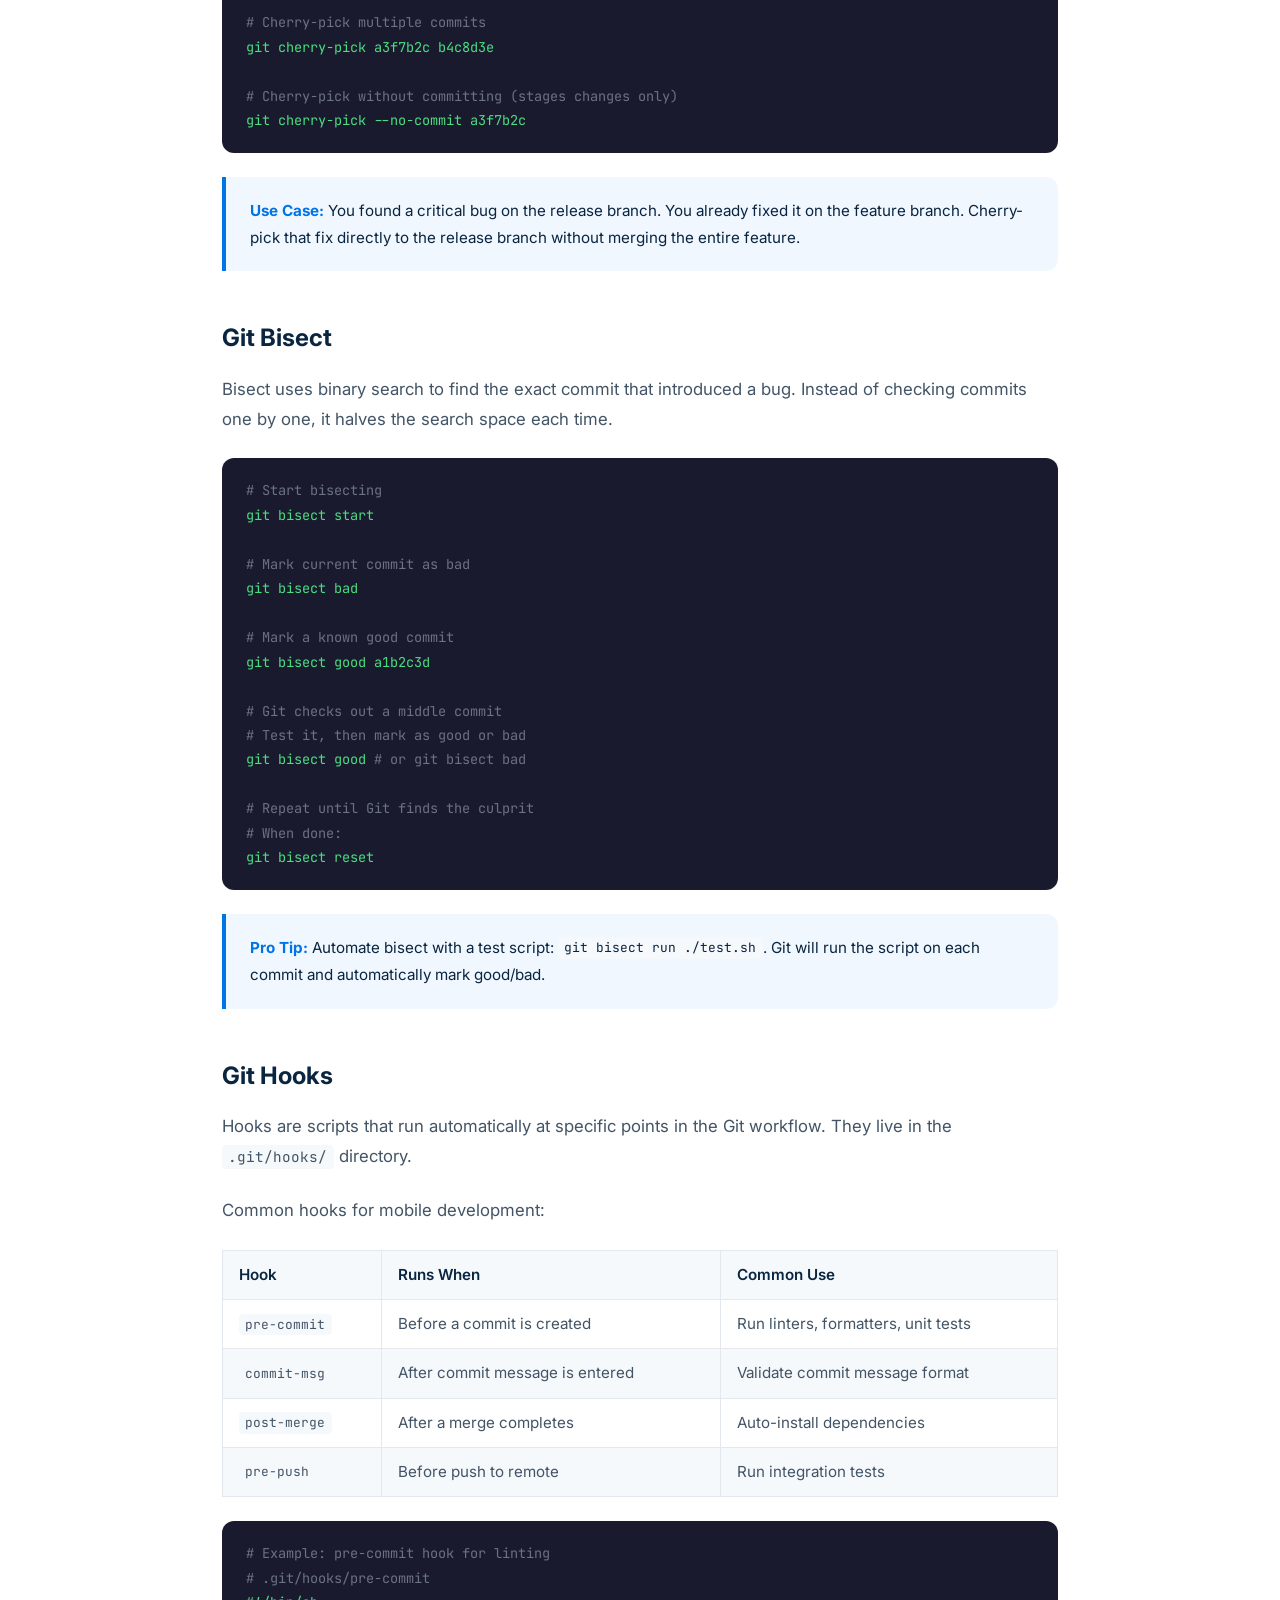
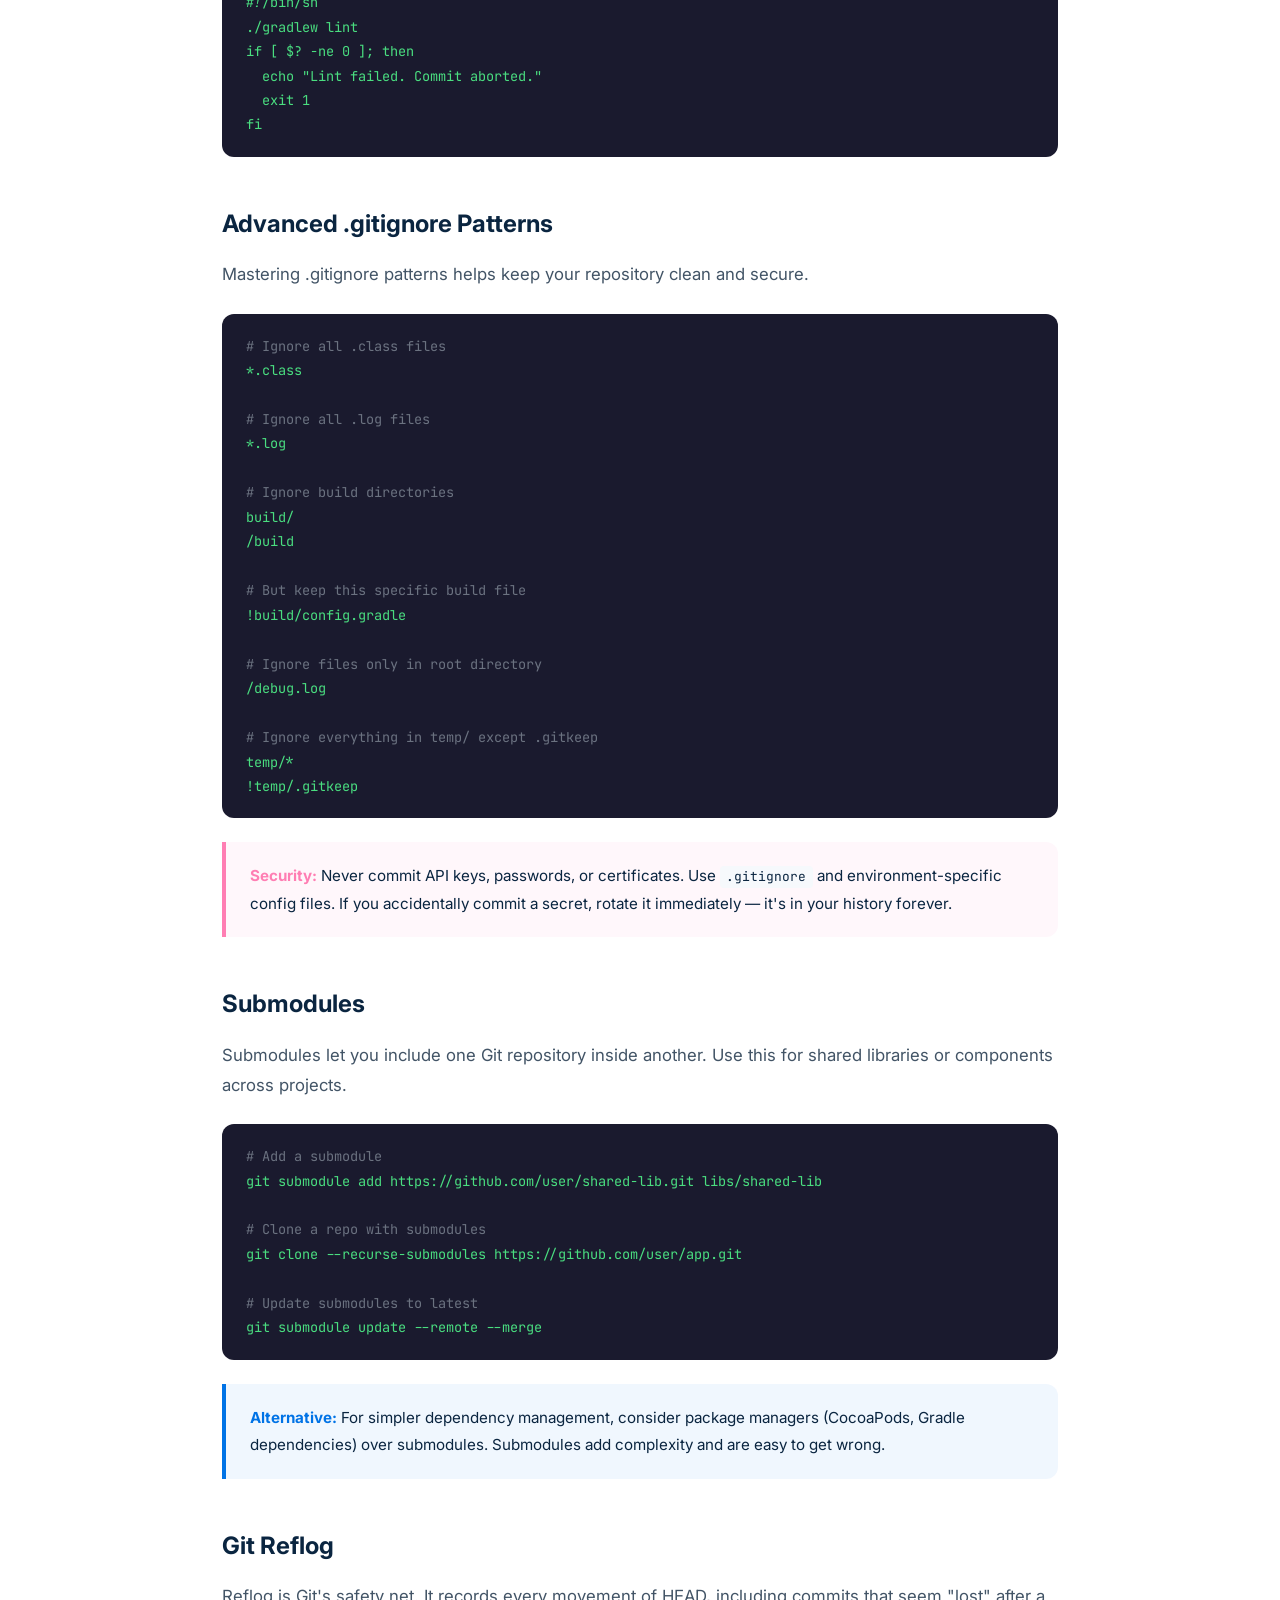
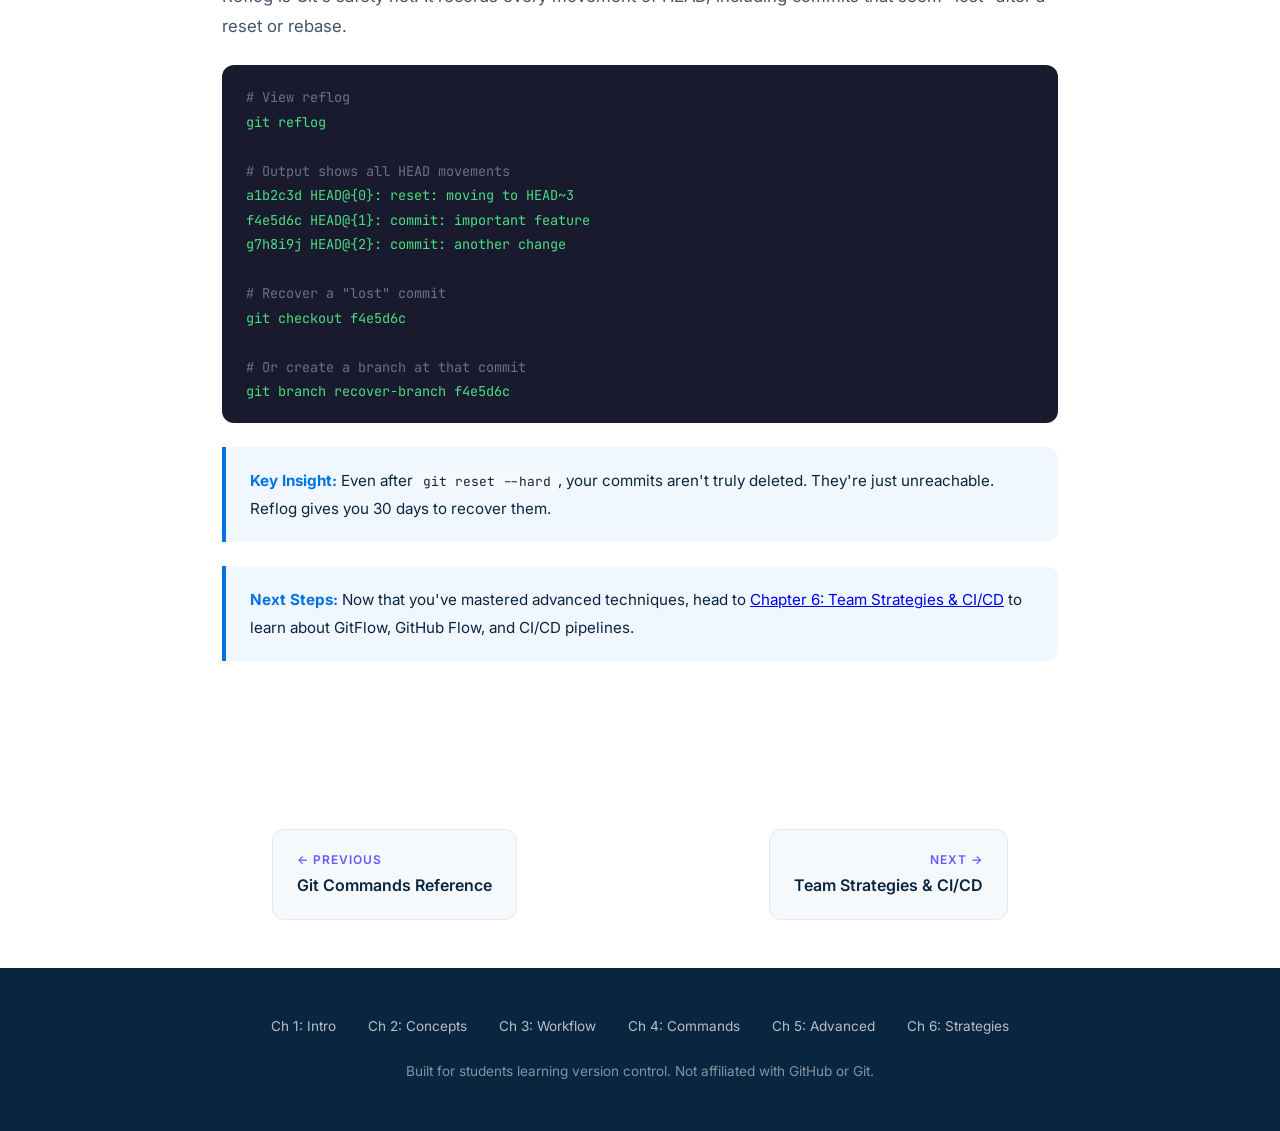
<file: chapter5.html>
﻿<!DOCTYPE html>
<html lang="en">
<head>
  <meta charset="UTF-8">
  <meta name="viewport" content="width=device-width, initial-scale=1.0">
  <title>Ch 5: Advanced Git — GitBranch</title>
  <link rel="preconnect" href="https://fonts.googleapis.com">
  <link rel="preconnect" href="https://fonts.gstatic.com" crossorigin>
  <link href="https://fonts.googleapis.com/css2?family=Inter:wght@400;500;600;700&family=JetBrains+Mono:wght@400;500;600&display=swap" rel="stylesheet">
  <link rel="stylesheet" href="styles.css">
</head>
<body>

  <!-- NAV -->
  <nav>
    <a href="index.html" class="nav-logo">
      <svg viewBox="0 0 28 28" fill="none">
        <rect width="28" height="28" rx="8" fill="url(#navGrad)"/>
        <path d="M8 14h12M14 8v12" stroke="white" stroke-width="2.5" stroke-linecap="round"/>
        <defs><linearGradient id="navGrad" x1="0" y1="0" x2="28" y2="28"><stop stop-color="#635BFF"/><stop offset="1" stop-color="#A259FF"/></linearGradient></defs>
      </svg>
      GitBranch
    </a>
    <ul class="nav-links">
      <li><a href="chapter1.html">Ch 1</a></li>
      <li><a href="chapter2.html">Ch 2</a></li>
      <li><a href="chapter3.html">Ch 3</a></li>
      <li><a href="chapter4.html">Ch 4</a></li>
      <li><a href="chapter5.html" style="color:var(--ink)">Ch 5</a></li>
      <li><a href="chapter6.html">Ch 6</a></li>
      <li><a href="quiz.html" class="nav-cta">Take Quiz</a></li>
    </ul>
  </nav>

  <!-- CHAPTER HERO -->
  <div class="chapter-hero">
    <div class="section-eyebrow">Chapter 05 — Advanced</div>
    <h1>Advanced Git</h1>
    <p>Power-user techniques for cleaning up history, debugging with precision, and recovering from disasters.</p>
  </div>

  <!-- CONTENT -->
  <div class="content-section">

    <h3>Interactive Rebase</h3>
    <p>Interactive rebase lets you rewrite commit history — squash commits together, reorder them, edit messages, or split commits. It's the ultimate cleanup tool before opening a PR.</p>

    <div class="code-block">
      <span class="code-comment"># Rebase the last 5 commits interactively</span><br>
      git rebase -i HEAD~5
    </div>

    <p>This opens an editor with a list of commits. Each line starts with a command:</p>

    <table class="compare-table">
      <thead>
        <tr>
          <th>Command</th>
          <th>What It Does</th>
        </tr>
      </thead>
      <tbody>
        <tr>
          <td><code>pick</code></td>
          <td>Keep the commit as-is</td>
        </tr>
        <tr>
          <td><code>squash</code></td>
          <td>Meld into the previous commit</td>
        </tr>
        <tr>
          <td><code>fixup</code></td>
          <td>Like squash, but discard this commit's message</td>
        </tr>
        <tr>
          <td><code>reword</code></td>
          <td>Keep the commit, but edit the message</td>
        </tr>
        <tr>
          <td><code>edit</code></td>
          <td>Pause to amend the commit</td>
        </tr>
        <tr>
          <td><code>drop</code></td>
          <td>Remove the commit entirely</td>
        </tr>
      </tbody>
    </table>

    <div class="info-box">
      <p><strong>Use Case:</strong> You made 8 small commits while debugging. Before opening a PR, squash them into 2-3 meaningful commits so reviewers can understand your changes at a glance.</p>
    </div>

    <div class="warning-box">
      <p><strong>Caution:</strong> Never rebase commits that have been pushed to a shared branch. Rewriting public history causes conflicts for everyone else on your team.</p>
    </div>

    <h3>Cherry-Picking</h3>
    <p>Cherry-pick applies a specific commit from one branch to another. It's useful for backporting fixes or selectively applying changes.</p>

    <div class="code-block">
      <span class="code-comment"># Apply a specific commit to your current branch</span><br>
      git cherry-pick a3f7b2c<br><br>
      <span class="code-comment"># Cherry-pick multiple commits</span><br>
      git cherry-pick a3f7b2c b4c8d3e<br><br>
      <span class="code-comment"># Cherry-pick without committing (stages changes only)</span><br>
      git cherry-pick --no-commit a3f7b2c
    </div>

    <div class="info-box">
      <p><strong>Use Case:</strong> You found a critical bug on the release branch. You already fixed it on the feature branch. Cherry-pick that fix directly to the release branch without merging the entire feature.</p>
    </div>

    <h3>Git Bisect</h3>
    <p>Bisect uses binary search to find the exact commit that introduced a bug. Instead of checking commits one by one, it halves the search space each time.</p>

    <div class="code-block">
      <span class="code-comment"># Start bisecting</span><br>
      git bisect start<br><br>
      <span class="code-comment"># Mark current commit as bad</span><br>
      git bisect bad<br><br>
      <span class="code-comment"># Mark a known good commit</span><br>
      git bisect good a1b2c3d<br><br>
      <span class="code-comment"># Git checks out a middle commit</span><br>
      <span class="code-comment"># Test it, then mark as good or bad</span><br>
      git bisect good  <span class="code-comment"># or git bisect bad</span><br><br>
      <span class="code-comment"># Repeat until Git finds the culprit</span><br>
      <span class="code-comment"># When done:</span><br>
      git bisect reset
    </div>

    <div class="info-box">
      <p><strong>Pro Tip:</strong> Automate bisect with a test script: <code>git bisect run ./test.sh</code>. Git will run the script on each commit and automatically mark good/bad.</p>
    </div>

    <h3>Git Hooks</h3>
    <p>Hooks are scripts that run automatically at specific points in the Git workflow. They live in the <code>.git/hooks/</code> directory.</p>

    <p>Common hooks for mobile development:</p>

    <table class="compare-table">
      <thead>
        <tr>
          <th>Hook</th>
          <th>Runs When</th>
          <th>Common Use</th>
        </tr>
      </thead>
      <tbody>
        <tr>
          <td><code>pre-commit</code></td>
          <td>Before a commit is created</td>
          <td>Run linters, formatters, unit tests</td>
        </tr>
        <tr>
          <td><code>commit-msg</code></td>
          <td>After commit message is entered</td>
          <td>Validate commit message format</td>
        </tr>
        <tr>
          <td><code>post-merge</code></td>
          <td>After a merge completes</td>
          <td>Auto-install dependencies</td>
        </tr>
        <tr>
          <td><code>pre-push</code></td>
          <td>Before push to remote</td>
          <td>Run integration tests</td>
        </tr>
      </tbody>
    </table>

    <div class="code-block">
      <span class="code-comment"># Example: pre-commit hook for linting</span><br>
      <span class="code-comment"># .git/hooks/pre-commit</span><br>
      #!/bin/sh<br>
      ./gradlew lint<br>
      if [ $? -ne 0 ]; then<br>
      &nbsp;&nbsp;echo "Lint failed. Commit aborted."<br>
      &nbsp;&nbsp;exit 1<br>
      fi
    </div>

    <h3>Advanced .gitignore Patterns</h3>
    <p>Mastering .gitignore patterns helps keep your repository clean and secure.</p>

    <div class="code-block">
      <span class="code-comment"># Ignore all .class files</span><br>
      *.class<br><br>
      <span class="code-comment"># Ignore all .log files</span><br>
      *.log<br><br>
      <span class="code-comment"># Ignore build directories</span><br>
      build/<br>
      /build<br><br>
      <span class="code-comment"># But keep this specific build file</span><br>
      !build/config.gradle<br><br>
      <span class="code-comment"># Ignore files only in root directory</span><br>
      /debug.log<br><br>
      <span class="code-comment"># Ignore everything in temp/ except .gitkeep</span><br>
      temp/*<br>
      !temp/.gitkeep
    </div>

    <div class="warning-box">
      <p><strong>Security:</strong> Never commit API keys, passwords, or certificates. Use <code>.gitignore</code> and environment-specific config files. If you accidentally commit a secret, rotate it immediately — it's in your history forever.</p>
    </div>

    <h3>Submodules</h3>
    <p>Submodules let you include one Git repository inside another. Use this for shared libraries or components across projects.</p>

    <div class="code-block">
      <span class="code-comment"># Add a submodule</span><br>
      git submodule add https://github.com/user/shared-lib.git libs/shared-lib<br><br>
      <span class="code-comment"># Clone a repo with submodules</span><br>
      git clone --recurse-submodules https://github.com/user/app.git<br><br>
      <span class="code-comment"># Update submodules to latest</span><br>
      git submodule update --remote --merge
    </div>

    <div class="info-box">
      <p><strong>Alternative:</strong> For simpler dependency management, consider package managers (CocoaPods, Gradle dependencies) over submodules. Submodules add complexity and are easy to get wrong.</p>
    </div>

    <h3>Git Reflog</h3>
    <p>Reflog is Git's safety net. It records every movement of HEAD, including commits that seem "lost" after a reset or rebase.</p>

    <div class="code-block">
      <span class="code-comment"># View reflog</span><br>
      git reflog<br><br>
      <span class="code-comment"># Output shows all HEAD movements</span><br>
      a1b2c3d HEAD@{0}: reset: moving to HEAD~3<br>
      f4e5d6c HEAD@{1}: commit: important feature<br>
      g7h8i9j HEAD@{2}: commit: another change<br><br>
      <span class="code-comment"># Recover a "lost" commit</span><br>
      git checkout f4e5d6c<br><br>
      <span class="code-comment"># Or create a branch at that commit</span><br>
      git branch recover-branch f4e5d6c
    </div>

    <div class="info-box">
      <p><strong>Key Insight:</strong> Even after <code>git reset --hard</code>, your commits aren't truly deleted. They're just unreachable. Reflog gives you 30 days to recover them.</p>
    </div>

    <div class="info-box">
      <p><strong>Next Steps:</strong> Now that you've mastered advanced techniques, head to <a href="chapter6.html">Chapter 6: Team Strategies &amp; CI/CD</a> to learn about GitFlow, GitHub Flow, and CI/CD pipelines.</p>
    </div>

  </div>

  <!-- CHAPTER NAV -->
  <div class="chapter-nav">
    <a href="chapter4.html">
      <span class="nav-direction">← Previous</span>
      <span class="nav-title">Git Commands Reference</span>
    </a>
    <a href="chapter6.html" class="nav-next">
      <span class="nav-direction">Next →</span>
      <span class="nav-title">Team Strategies &amp; CI/CD</span>
    </a>
  </div>

  <!-- FOOTER -->
  <footer>
    <div class="footer-links">
      <a href="chapter1.html">Ch 1: Intro</a>
      <a href="chapter2.html">Ch 2: Concepts</a>
      <a href="chapter3.html">Ch 3: Workflow</a>
      <a href="chapter4.html">Ch 4: Commands</a>
      <a href="chapter5.html">Ch 5: Advanced</a>
      <a href="chapter6.html">Ch 6: Strategies</a>
    </div>
    <p>Built for students learning version control. Not affiliated with GitHub or Git.</p>
  </footer>

  <script src="script.js"></script>
</body>
</html>
</file>
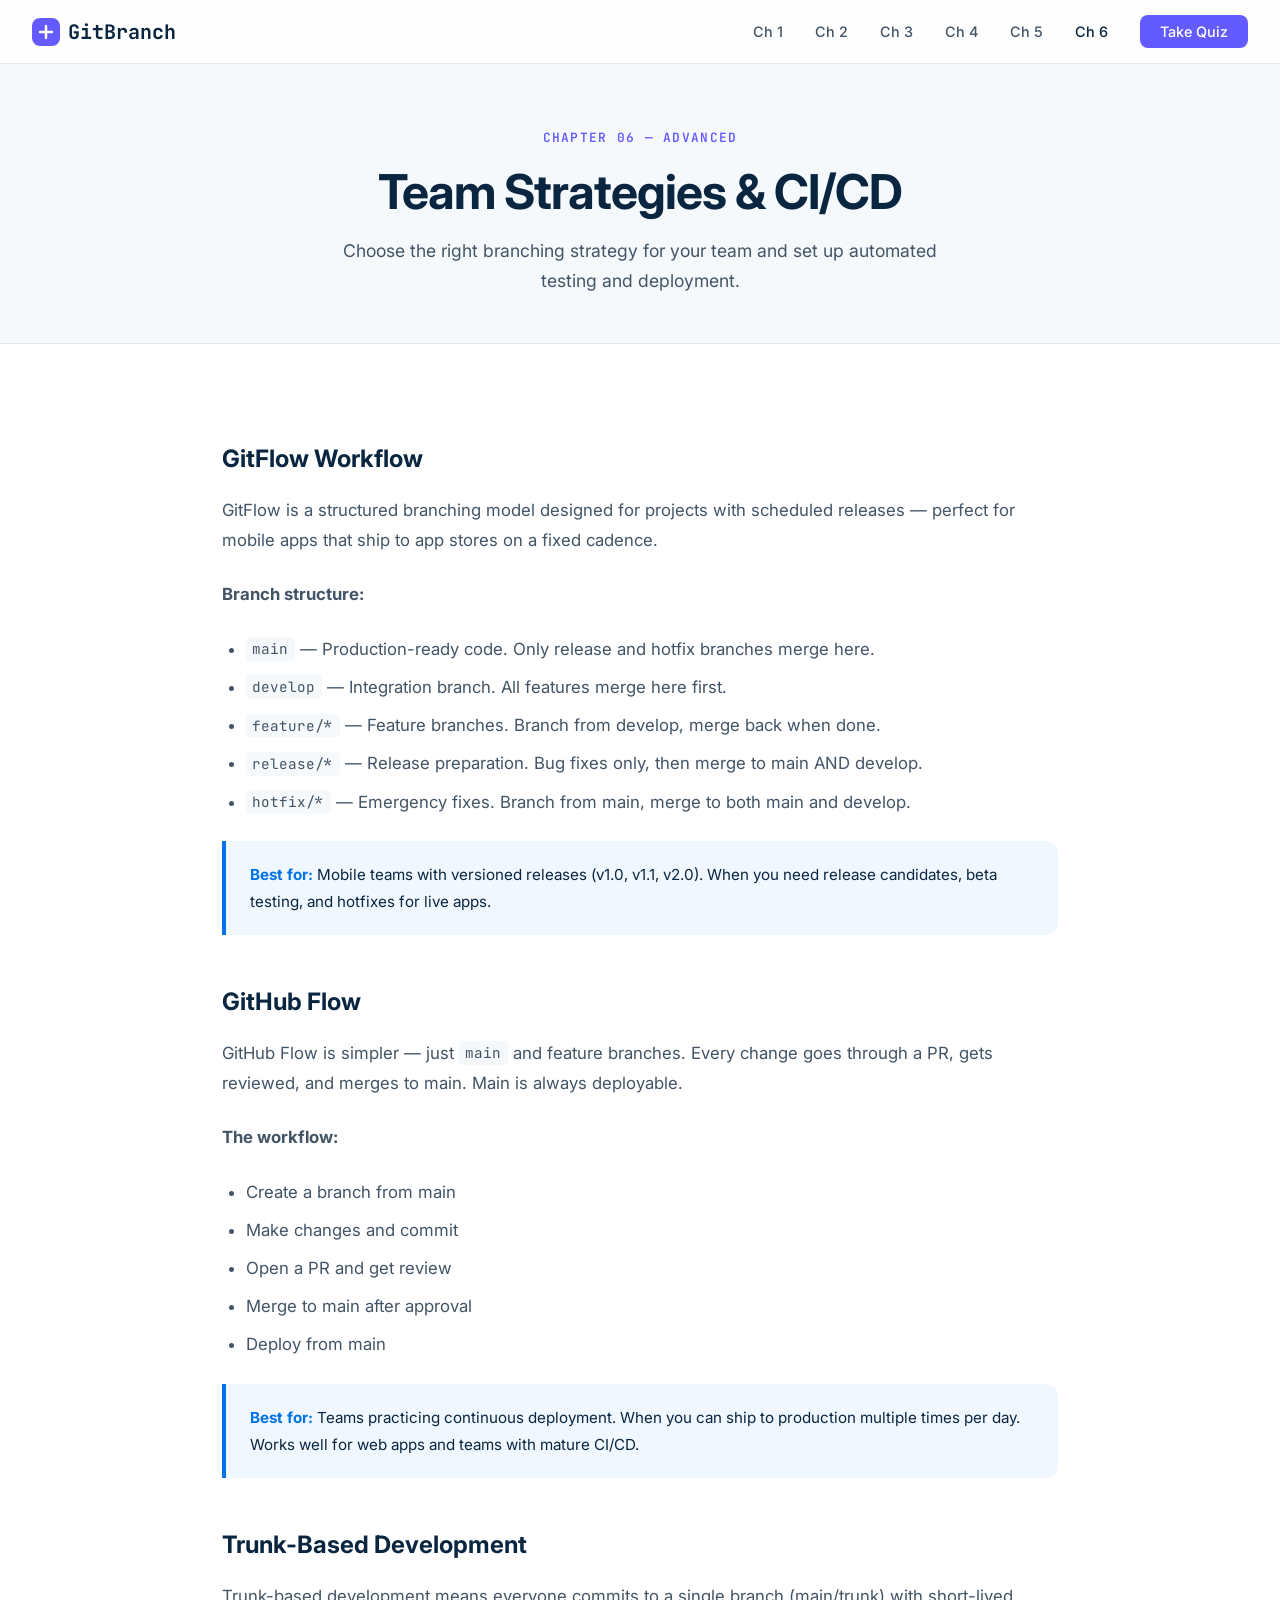
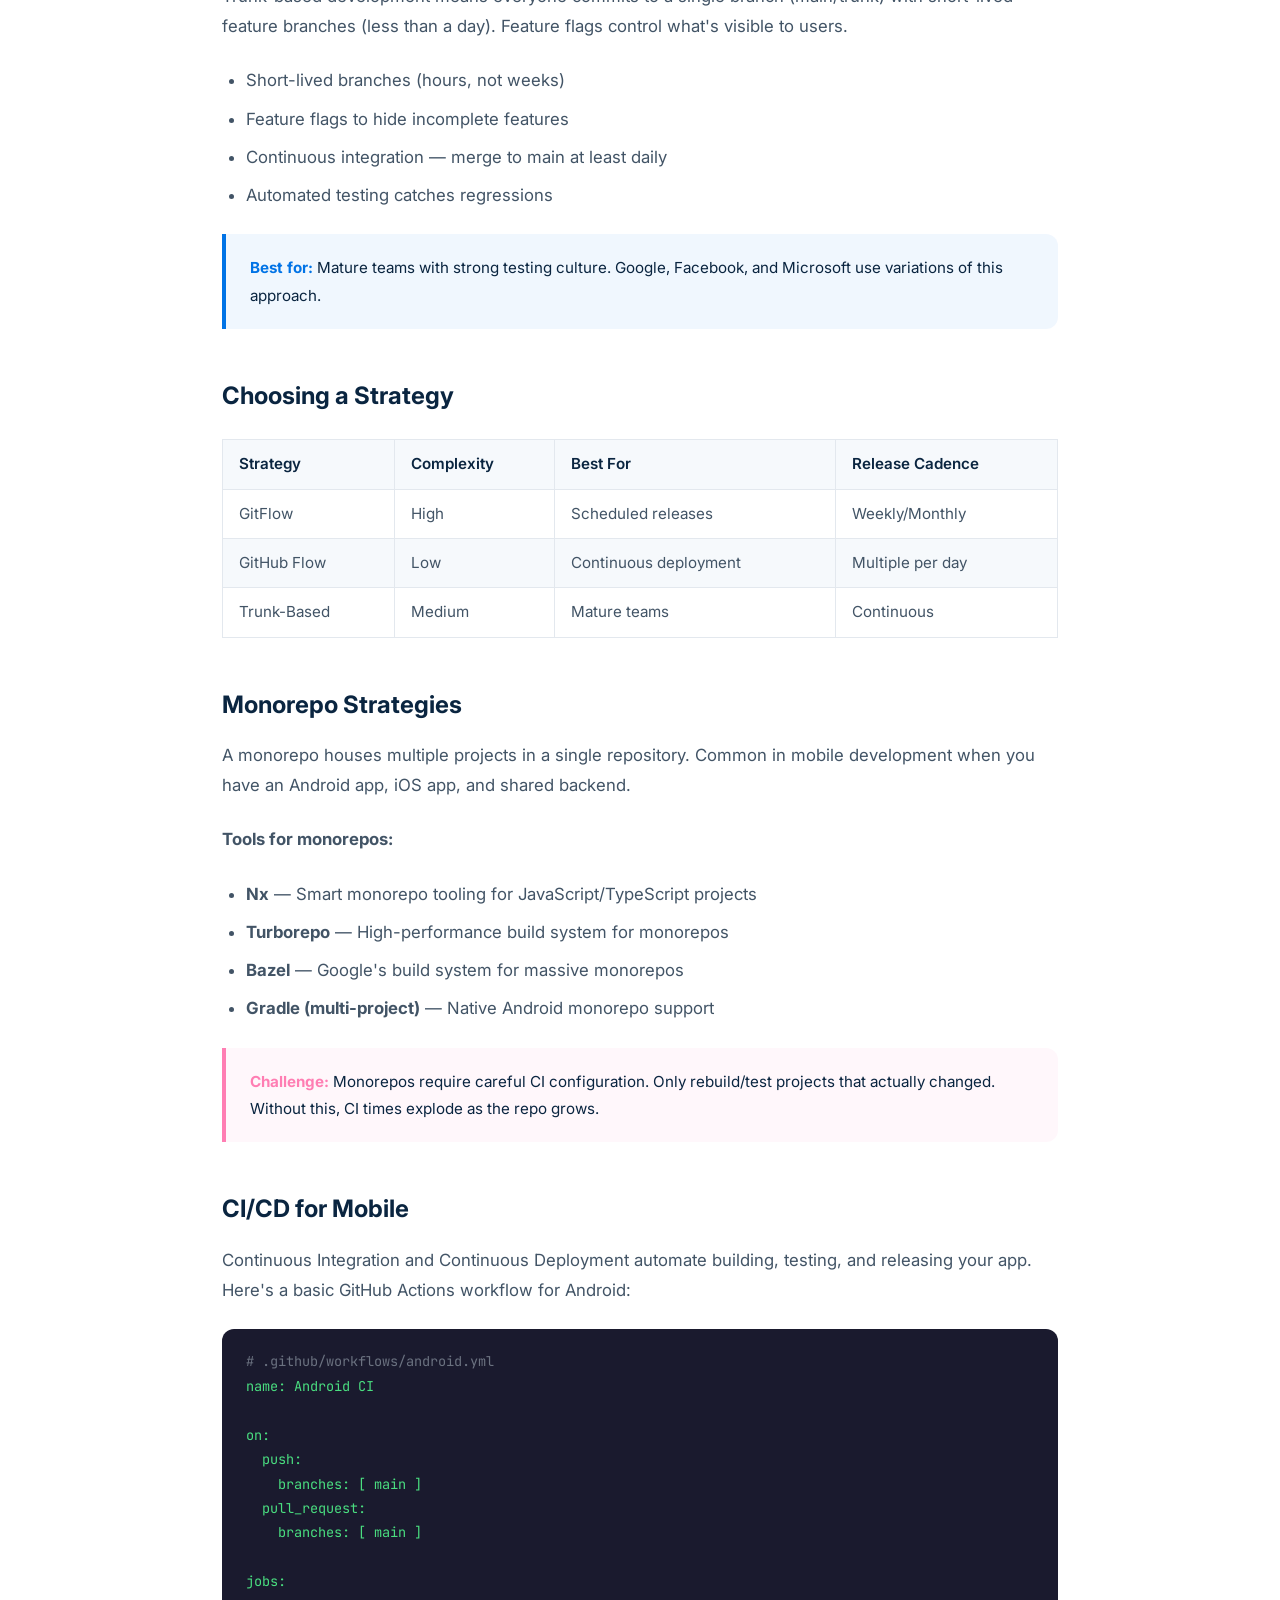
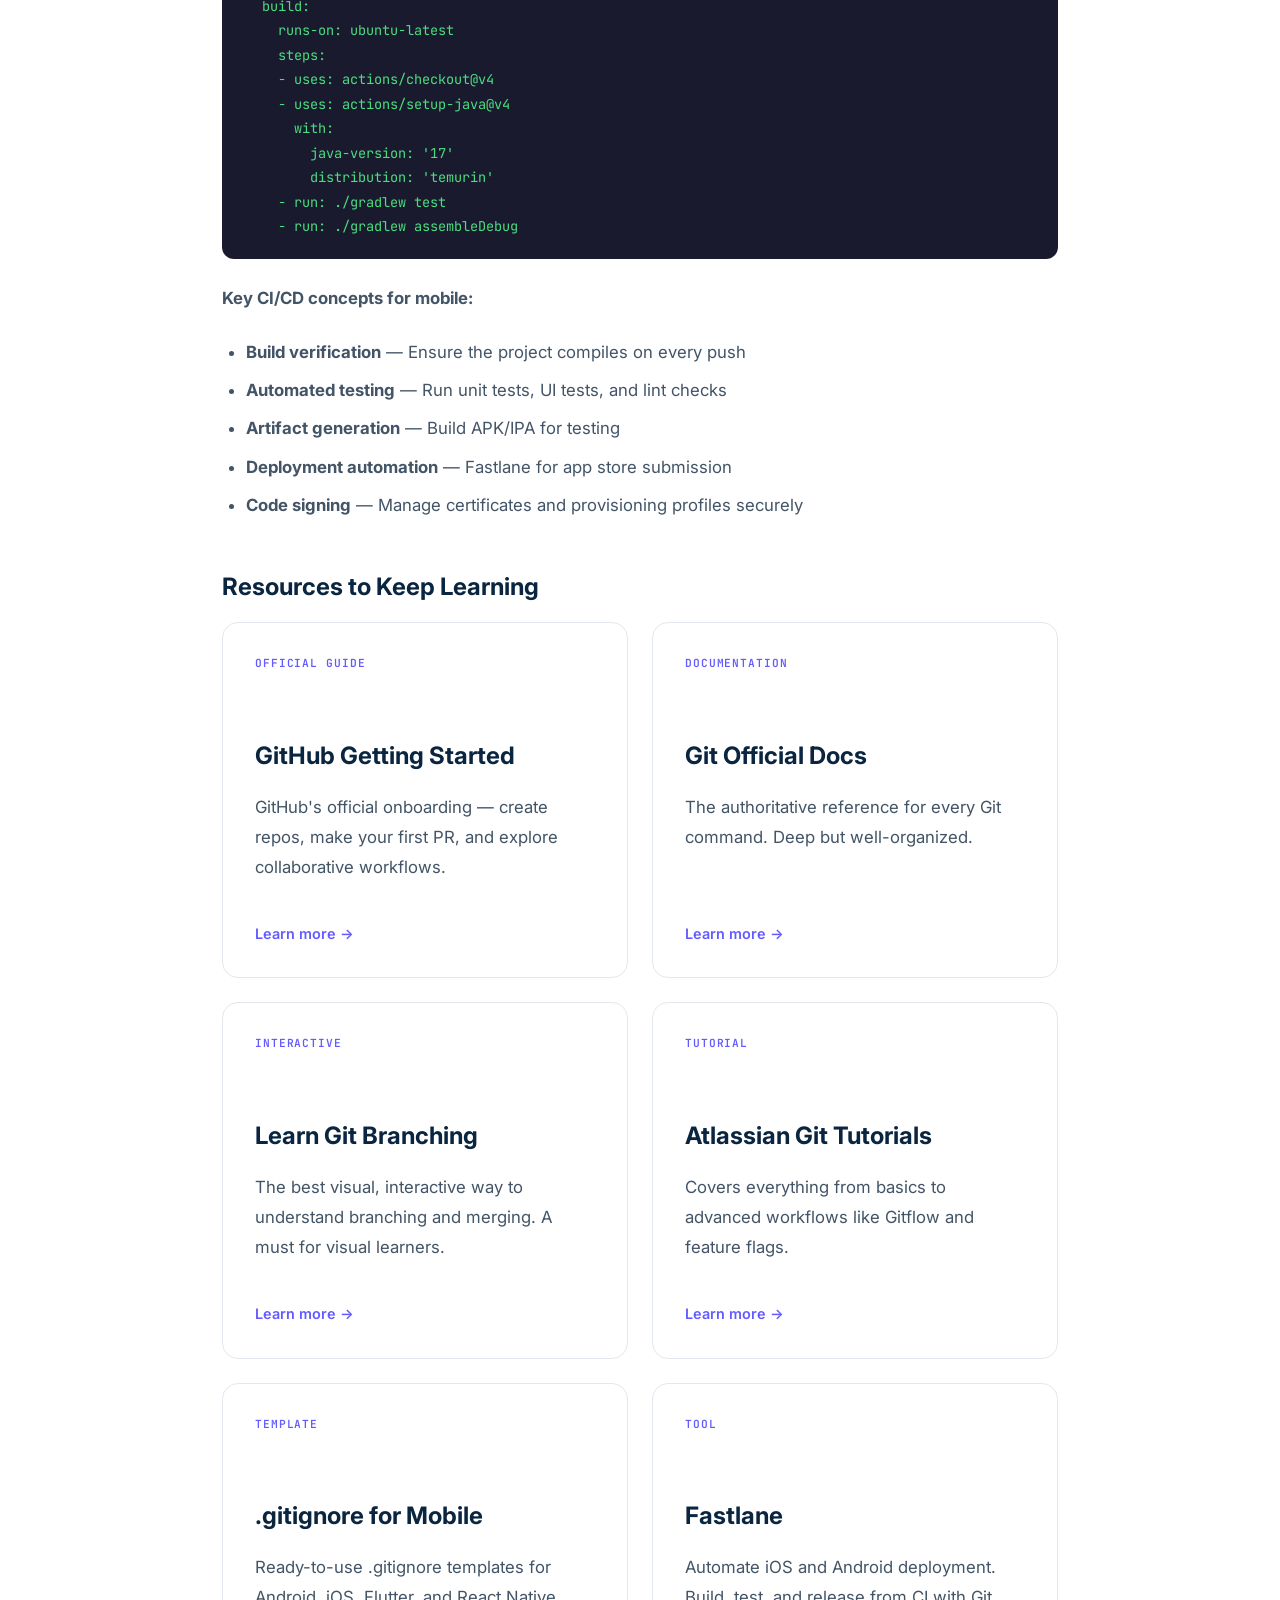
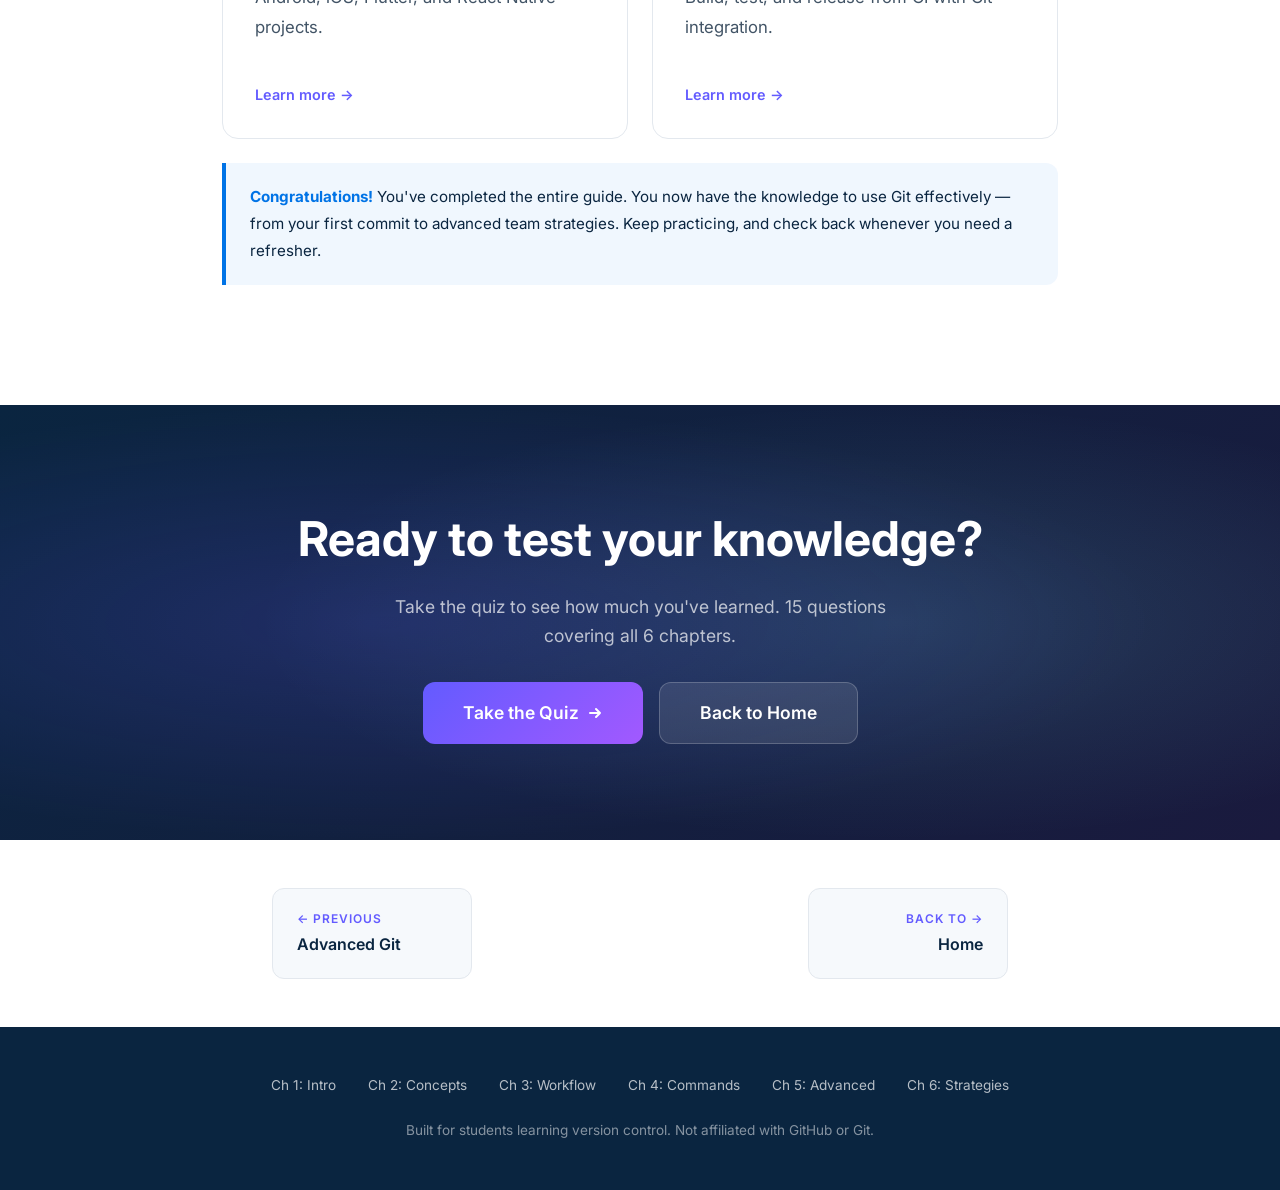
<file: chapter6.html>
﻿<!DOCTYPE html>
<html lang="en">
<head>
  <meta charset="UTF-8">
  <meta name="viewport" content="width=device-width, initial-scale=1.0">
  <title>Ch 6: Team Strategies & CI/CD — GitBranch</title>
  <link rel="preconnect" href="https://fonts.googleapis.com">
  <link rel="preconnect" href="https://fonts.gstatic.com" crossorigin>
  <link href="https://fonts.googleapis.com/css2?family=Inter:wght@400;500;600;700&family=JetBrains+Mono:wght@400;500;600&display=swap" rel="stylesheet">
  <link rel="stylesheet" href="styles.css">
</head>
<body>

  <!-- NAV -->
  <nav>
    <a href="index.html" class="nav-logo">
      <svg viewBox="0 0 28 28" fill="none">
        <rect width="28" height="28" rx="8" fill="url(#navGrad)"/>
        <path d="M8 14h12M14 8v12" stroke="white" stroke-width="2.5" stroke-linecap="round"/>
        <defs><linearGradient id="navGrad" x1="0" y1="0" x2="28" y2="28"><stop stop-color="#635BFF"/><stop offset="1" stop-color="#A259FF"/></linearGradient></defs>
      </svg>
      GitBranch
    </a>
    <ul class="nav-links">
      <li><a href="chapter1.html">Ch 1</a></li>
      <li><a href="chapter2.html">Ch 2</a></li>
      <li><a href="chapter3.html">Ch 3</a></li>
      <li><a href="chapter4.html">Ch 4</a></li>
      <li><a href="chapter5.html">Ch 5</a></li>
      <li><a href="chapter6.html" style="color:var(--ink)">Ch 6</a></li>
      <li><a href="quiz.html" class="nav-cta">Take Quiz</a></li>
    </ul>
  </nav>

  <!-- CHAPTER HERO -->
  <div class="chapter-hero">
    <div class="section-eyebrow">Chapter 06 — Advanced</div>
    <h1>Team Strategies &amp; CI/CD</h1>
    <p>Choose the right branching strategy for your team and set up automated testing and deployment.</p>
  </div>

  <!-- CONTENT -->
  <div class="content-section">

    <h3>GitFlow Workflow</h3>
    <p>GitFlow is a structured branching model designed for projects with scheduled releases — perfect for mobile apps that ship to app stores on a fixed cadence.</p>

    <p><strong>Branch structure:</strong></p>
    <ul>
      <li><code>main</code> — Production-ready code. Only release and hotfix branches merge here.</li>
      <li><code>develop</code> — Integration branch. All features merge here first.</li>
      <li><code>feature/*</code> — Feature branches. Branch from develop, merge back when done.</li>
      <li><code>release/*</code> — Release preparation. Bug fixes only, then merge to main AND develop.</li>
      <li><code>hotfix/*</code> — Emergency fixes. Branch from main, merge to both main and develop.</li>
    </ul>

    <div class="info-box">
      <p><strong>Best for:</strong> Mobile teams with versioned releases (v1.0, v1.1, v2.0). When you need release candidates, beta testing, and hotfixes for live apps.</p>
    </div>

    <h3>GitHub Flow</h3>
    <p>GitHub Flow is simpler — just <code>main</code> and feature branches. Every change goes through a PR, gets reviewed, and merges to main. Main is always deployable.</p>

    <p><strong>The workflow:</strong></p>
    <ul>
      <li>Create a branch from main</li>
      <li>Make changes and commit</li>
      <li>Open a PR and get review</li>
      <li>Merge to main after approval</li>
      <li>Deploy from main</li>
    </ul>

    <div class="info-box">
      <p><strong>Best for:</strong> Teams practicing continuous deployment. When you can ship to production multiple times per day. Works well for web apps and teams with mature CI/CD.</p>
    </div>

    <h3>Trunk-Based Development</h3>
    <p>Trunk-based development means everyone commits to a single branch (main/trunk) with short-lived feature branches (less than a day). Feature flags control what's visible to users.</p>

    <ul>
      <li>Short-lived branches (hours, not weeks)</li>
      <li>Feature flags to hide incomplete features</li>
      <li>Continuous integration — merge to main at least daily</li>
      <li>Automated testing catches regressions</li>
    </ul>

    <div class="info-box">
      <p><strong>Best for:</strong> Mature teams with strong testing culture. Google, Facebook, and Microsoft use variations of this approach.</p>
    </div>

    <h3>Choosing a Strategy</h3>

    <table class="compare-table">
      <thead>
        <tr>
          <th>Strategy</th>
          <th>Complexity</th>
          <th>Best For</th>
          <th>Release Cadence</th>
        </tr>
      </thead>
      <tbody>
        <tr>
          <td>GitFlow</td>
          <td>High</td>
          <td>Scheduled releases</td>
          <td>Weekly/Monthly</td>
        </tr>
        <tr>
          <td>GitHub Flow</td>
          <td>Low</td>
          <td>Continuous deployment</td>
          <td>Multiple per day</td>
        </tr>
        <tr>
          <td>Trunk-Based</td>
          <td>Medium</td>
          <td>Mature teams</td>
          <td>Continuous</td>
        </tr>
      </tbody>
    </table>

    <h3>Monorepo Strategies</h3>
    <p>A monorepo houses multiple projects in a single repository. Common in mobile development when you have an Android app, iOS app, and shared backend.</p>

    <p><strong>Tools for monorepos:</strong></p>
    <ul>
      <li><strong>Nx</strong> — Smart monorepo tooling for JavaScript/TypeScript projects</li>
      <li><strong>Turborepo</strong> — High-performance build system for monorepos</li>
      <li><strong>Bazel</strong> — Google's build system for massive monorepos</li>
      <li><strong>Gradle (multi-project)</strong> — Native Android monorepo support</li>
    </ul>

    <div class="warning-box">
      <p><strong>Challenge:</strong> Monorepos require careful CI configuration. Only rebuild/test projects that actually changed. Without this, CI times explode as the repo grows.</p>
    </div>

    <h3>CI/CD for Mobile</h3>
    <p>Continuous Integration and Continuous Deployment automate building, testing, and releasing your app. Here's a basic GitHub Actions workflow for Android:</p>

    <div class="code-block">
      <span class="code-comment"># .github/workflows/android.yml</span><br>
      name: Android CI<br><br>
      on:<br>
      &nbsp;&nbsp;push:<br>
      &nbsp;&nbsp;&nbsp;&nbsp;branches: [ main ]<br>
      &nbsp;&nbsp;pull_request:<br>
      &nbsp;&nbsp;&nbsp;&nbsp;branches: [ main ]<br><br>
      jobs:<br>
      &nbsp;&nbsp;build:<br>
      &nbsp;&nbsp;&nbsp;&nbsp;runs-on: ubuntu-latest<br>
      &nbsp;&nbsp;&nbsp;&nbsp;steps:<br>
      &nbsp;&nbsp;&nbsp;&nbsp;- uses: actions/checkout@v4<br>
      &nbsp;&nbsp;&nbsp;&nbsp;- uses: actions/setup-java@v4<br>
      &nbsp;&nbsp;&nbsp;&nbsp;&nbsp;&nbsp;with:<br>
      &nbsp;&nbsp;&nbsp;&nbsp;&nbsp;&nbsp;&nbsp;&nbsp;java-version: '17'<br>
      &nbsp;&nbsp;&nbsp;&nbsp;&nbsp;&nbsp;&nbsp;&nbsp;distribution: 'temurin'<br>
      &nbsp;&nbsp;&nbsp;&nbsp;- run: ./gradlew test<br>
      &nbsp;&nbsp;&nbsp;&nbsp;- run: ./gradlew assembleDebug
    </div>

    <p><strong>Key CI/CD concepts for mobile:</strong></p>
    <ul>
      <li><strong>Build verification</strong> — Ensure the project compiles on every push</li>
      <li><strong>Automated testing</strong> — Run unit tests, UI tests, and lint checks</li>
      <li><strong>Artifact generation</strong> — Build APK/IPA for testing</li>
      <li><strong>Deployment automation</strong> — Fastlane for app store submission</li>
      <li><strong>Code signing</strong> — Manage certificates and provisioning profiles securely</li>
    </ul>

    <h3>Resources to Keep Learning</h3>

    <div class="resources-grid">
      <a href="https://docs.github.com/en/get-started" class="resource-card reveal" target="_blank" rel="noopener">
        <div class="tag">Official Guide</div>
        <h3>GitHub Getting Started</h3>
        <p>GitHub's official onboarding — create repos, make your first PR, and explore collaborative workflows.</p>
        <div class="arrow">Learn more →</div>
      </a>
      <a href="https://git-scm.com/doc" class="resource-card reveal" target="_blank" rel="noopener">
        <div class="tag">Documentation</div>
        <h3>Git Official Docs</h3>
        <p>The authoritative reference for every Git command. Deep but well-organized.</p>
        <div class="arrow">Learn more →</div>
      </a>
      <a href="https://learngitbranching.js.org/" class="resource-card reveal" target="_blank" rel="noopener">
        <div class="tag">Interactive</div>
        <h3>Learn Git Branching</h3>
        <p>The best visual, interactive way to understand branching and merging. A must for visual learners.</p>
        <div class="arrow">Learn more →</div>
      </a>
      <a href="https://www.atlassian.com/git/tutorials" class="resource-card reveal" target="_blank" rel="noopener">
        <div class="tag">Tutorial</div>
        <h3>Atlassian Git Tutorials</h3>
        <p>Covers everything from basics to advanced workflows like Gitflow and feature flags.</p>
        <div class="arrow">Learn more →</div>
      </a>
      <a href="https://github.com/topics/android-gitignore" class="resource-card reveal" target="_blank" rel="noopener">
        <div class="tag">Template</div>
        <h3>.gitignore for Mobile</h3>
        <p>Ready-to-use .gitignore templates for Android, iOS, Flutter, and React Native projects.</p>
        <div class="arrow">Learn more →</div>
      </a>
      <a href="https://fastlane.tools/" class="resource-card reveal" target="_blank" rel="noopener">
        <div class="tag">Tool</div>
        <h3>Fastlane</h3>
        <p>Automate iOS and Android deployment. Build, test, and release from CI with Git integration.</p>
        <div class="arrow">Learn more →</div>
      </a>
    </div>

    <div class="info-box">
      <p><strong>Congratulations!</strong> You've completed the entire guide. You now have the knowledge to use Git effectively — from your first commit to advanced team strategies. Keep practicing, and check back whenever you need a refresher.</p>
    </div>

  </div>

  <!-- CTA -->
  <section class="cta" id="start">
    <div class="cta-content reveal">
      <h2>Ready to test your knowledge?</h2>
      <p>Take the quiz to see how much you've learned. 15 questions covering all 6 chapters.</p>
      <div style="display:flex;gap:1rem;justify-content:center;flex-wrap:wrap;">
        <a href="quiz.html" class="btn-glow">
          Take the Quiz
          <svg width="16" height="16" viewBox="0 0 16 16" fill="none"><path d="M3 8h10M9 4l4 4-4 4" stroke="currentColor" stroke-width="2" stroke-linecap="round" stroke-linejoin="round"/></svg>
        </a>
        <a href="index.html" class="btn-glow" style="background:rgba(255,255,255,0.1);border:1px solid rgba(255,255,255,0.2);">
          Back to Home
        </a>
      </div>
    </div>
  </section>

  <!-- CHAPTER NAV -->
  <div class="chapter-nav">
    <a href="chapter5.html">
      <span class="nav-direction">← Previous</span>
      <span class="nav-title">Advanced Git</span>
    </a>
    <a href="index.html" class="nav-next">
      <span class="nav-direction">Back to →</span>
      <span class="nav-title">Home</span>
    </a>
  </div>

  <!-- FOOTER -->
  <footer>
    <div class="footer-links">
      <a href="chapter1.html">Ch 1: Intro</a>
      <a href="chapter2.html">Ch 2: Concepts</a>
      <a href="chapter3.html">Ch 3: Workflow</a>
      <a href="chapter4.html">Ch 4: Commands</a>
      <a href="chapter5.html">Ch 5: Advanced</a>
      <a href="chapter6.html">Ch 6: Strategies</a>
    </div>
    <p>Built for students learning version control. Not affiliated with GitHub or Git.</p>
  </footer>

  <script src="script.js"></script>
</body>
</html>
</file>
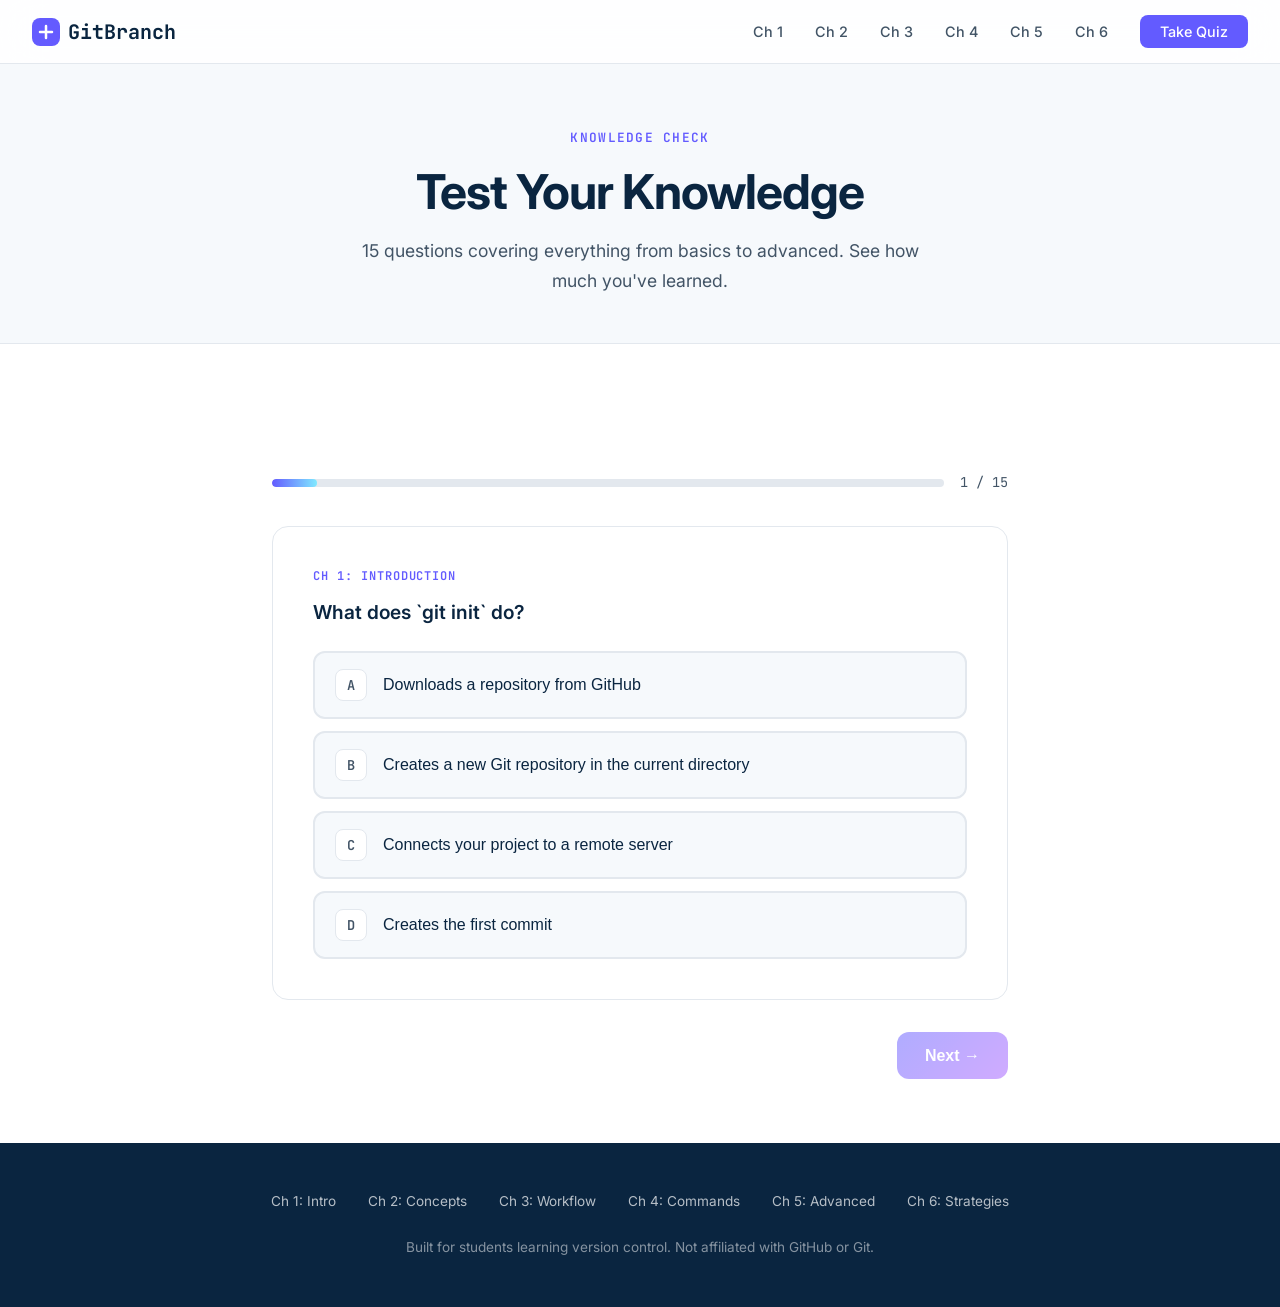
<file: quiz.html>
﻿<!DOCTYPE html>
<html lang="en">
<head>
  <meta charset="UTF-8">
  <meta name="viewport" content="width=device-width, initial-scale=1.0">
  <title>Quiz: Test Your Knowledge — GitBranch</title>
  <link rel="preconnect" href="https://fonts.googleapis.com">
  <link rel="preconnect" href="https://fonts.gstatic.com" crossorigin>
  <link href="https://fonts.googleapis.com/css2?family=Inter:wght@400;500;600;700&family=JetBrains+Mono:wght@400;500;600&display=swap" rel="stylesheet">
  <link rel="stylesheet" href="styles.css">
  <style>
    .quiz-container {
      max-width: 800px;
      margin: 0 auto;
      padding: 8rem 2rem 4rem;
    }

    .quiz-progress {
      display: flex;
      align-items: center;
      gap: 1rem;
      margin-bottom: 2rem;
    }

    .progress-bar {
      flex: 1;
      height: 8px;
      background: var(--border);
      border-radius: 100px;
      overflow: hidden;
    }

    .progress-fill {
      height: 100%;
      background: linear-gradient(90deg, var(--gradient-1), var(--gradient-2));
      border-radius: 100px;
      transition: width 0.3s ease;
    }

    .progress-text {
      font-family: 'JetBrains Mono', monospace;
      font-size: 0.85rem;
      color: var(--ink-light);
      white-space: nowrap;
    }

    .quiz-question {
      background: var(--white);
      border: 1px solid var(--border);
      border-radius: 16px;
      padding: 2.5rem;
      margin-bottom: 1.5rem;
    }

    .question-chapter {
      font-family: 'JetBrains Mono', monospace;
      font-size: 0.75rem;
      font-weight: 600;
      text-transform: uppercase;
      letter-spacing: 0.08em;
      color: var(--gradient-1);
      margin-bottom: 0.75rem;
    }

    .question-text {
      font-size: 1.2rem;
      font-weight: 600;
      color: var(--ink);
      line-height: 1.5;
      margin-bottom: 1.5rem;
    }

    .options-list {
      display: flex;
      flex-direction: column;
      gap: 0.75rem;
    }

    .option-btn {
      display: flex;
      align-items: center;
      gap: 1rem;
      padding: 1rem 1.25rem;
      background: var(--paper);
      border: 2px solid var(--border);
      border-radius: 12px;
      cursor: pointer;
      transition: all 0.2s ease;
      text-align: left;
      font-size: 1rem;
      color: var(--ink);
    }

    .option-btn:hover {
      border-color: var(--gradient-1);
      background: rgba(99,91,255,0.04);
    }

    .option-btn.selected {
      border-color: var(--gradient-1);
      background: rgba(99,91,255,0.08);
    }

    .option-btn.correct {
      border-color: var(--accent-green);
      background: rgba(0,212,170,0.08);
    }

    .option-btn.incorrect {
      border-color: var(--gradient-4);
      background: rgba(255,126,179,0.08);
    }

    .option-btn.disabled {
      pointer-events: none;
    }

    .option-letter {
      width: 32px;
      height: 32px;
      border-radius: 8px;
      background: var(--white);
      border: 1px solid var(--border);
      display: flex;
      align-items: center;
      justify-content: center;
      font-family: 'JetBrains Mono', monospace;
      font-weight: 600;
      font-size: 0.85rem;
      color: var(--ink-light);
      flex-shrink: 0;
    }

    .option-btn.selected .option-letter {
      background: var(--gradient-1);
      border-color: var(--gradient-1);
      color: white;
    }

    .option-btn.correct .option-letter {
      background: var(--accent-green);
      border-color: var(--accent-green);
      color: white;
    }

    .option-btn.incorrect .option-letter {
      background: var(--gradient-4);
      border-color: var(--gradient-4);
      color: white;
    }

    .explanation {
      margin-top: 1rem;
      padding: 1rem 1.25rem;
      background: rgba(0,115,230,0.06);
      border-left: 4px solid var(--accent-blue);
      border-radius: 0 8px 8px 0;
      font-size: 0.95rem;
      color: var(--ink-light);
      line-height: 1.6;
      display: none;
    }

    .explanation.show {
      display: block;
      animation: fadeInUp 0.3s ease;
    }

    .quiz-nav {
      display: flex;
      justify-content: space-between;
      gap: 1rem;
      margin-top: 2rem;
    }

    .quiz-nav button {
      padding: 0.85rem 1.75rem;
      border-radius: 12px;
      font-size: 1rem;
      font-weight: 600;
      cursor: pointer;
      transition: transform 0.2s, box-shadow 0.2s;
      border: none;
    }

    .quiz-nav .btn-prev {
      background: var(--paper);
      border: 1px solid var(--border);
      color: var(--ink);
    }

    .quiz-nav .btn-prev:hover {
      border-color: var(--gradient-1);
    }

    .quiz-nav .btn-next {
      background: linear-gradient(135deg, var(--gradient-1), var(--gradient-3));
      color: white;
    }

    .quiz-nav .btn-next:hover {
      transform: translateY(-2px);
      box-shadow: 0 8px 30px rgba(99,91,255,0.35);
    }

    .quiz-nav .btn-next:disabled {
      opacity: 0.5;
      cursor: not-allowed;
      transform: none;
      box-shadow: none;
    }

    /* Results */
    .results-container {
      display: none;
    }

    .results-hero {
      text-align: center;
      padding: 3rem 2rem;
      background: var(--paper);
      border-radius: 20px;
      margin-bottom: 2rem;
    }

    .score-circle {
      width: 160px;
      height: 160px;
      border-radius: 50%;
      margin: 0 auto 1.5rem;
      position: relative;
      display: flex;
      align-items: center;
      justify-content: center;
    }

    .score-circle svg {
      position: absolute;
      top: 0;
      left: 0;
      transform: rotate(-90deg);
    }

    .score-circle .score-bg {
      fill: none;
      stroke: var(--border);
      stroke-width: 8;
    }

    .score-circle .score-fill {
      fill: none;
      stroke: url(#scoreGradient);
      stroke-width: 8;
      stroke-linecap: round;
      stroke-dasharray: 440;
      stroke-dashoffset: 440;
      transition: stroke-dashoffset 1.5s ease;
    }

    .score-value {
      font-size: 3rem;
      font-weight: 700;
      background: linear-gradient(135deg, var(--gradient-1), var(--gradient-3));
      -webkit-background-clip: text;
      -webkit-text-fill-color: transparent;
      background-clip: text;
      z-index: 1;
    }

    .score-label {
      font-size: 0.9rem;
      color: var(--ink-light);
      margin-top: 0.25rem;
    }

    .results-message {
      font-size: 1.5rem;
      font-weight: 700;
      color: var(--ink);
      margin-bottom: 0.5rem;
    }

    .results-submessage {
      font-size: 1rem;
      color: var(--ink-light);
    }

    .results-breakdown {
      background: var(--white);
      border: 1px solid var(--border);
      border-radius: 16px;
      padding: 2rem;
      margin-bottom: 2rem;
    }

    .results-breakdown h3 {
      font-size: 1.1rem;
      font-weight: 600;
      margin-bottom: 1.5rem;
    }

    .breakdown-item {
      display: flex;
      align-items: center;
      justify-content: space-between;
      padding: 1rem 0;
      border-bottom: 1px solid var(--border);
    }

    .breakdown-item:last-child {
      border-bottom: none;
    }

    .breakdown-chapter {
      font-weight: 500;
      color: var(--ink);
    }

    .breakdown-score {
      display: flex;
      align-items: center;
      gap: 0.75rem;
    }

    .breakdown-bar {
      width: 100px;
      height: 6px;
      background: var(--border);
      border-radius: 100px;
      overflow: hidden;
    }

    .breakdown-bar-fill {
      height: 100%;
      border-radius: 100px;
      transition: width 1s ease;
    }

    .breakdown-bar-fill.good { background: var(--accent-green); }
    .breakdown-bar-fill.medium { background: var(--code-string); }
    .breakdown-bar-fill.poor { background: var(--gradient-4); }

    .breakdown-percent {
      font-family: 'JetBrains Mono', monospace;
      font-size: 0.9rem;
      font-weight: 600;
      min-width: 40px;
      text-align: right;
    }

    .results-actions {
      display: flex;
      gap: 1rem;
      justify-content: center;
      flex-wrap: wrap;
    }

    .results-actions a,
    .results-actions button {
      padding: 0.85rem 2rem;
      border-radius: 12px;
      font-size: 1rem;
      font-weight: 600;
      cursor: pointer;
      transition: transform 0.2s, box-shadow 0.2s;
      text-decoration: none;
      display: inline-flex;
      align-items: center;
      gap: 0.5rem;
    }

    .results-actions .btn-retake {
      background: linear-gradient(135deg, var(--gradient-1), var(--gradient-3));
      color: white;
      border: none;
    }

    .results-actions .btn-retake:hover {
      transform: translateY(-2px);
      box-shadow: 0 8px 30px rgba(99,91,255,0.35);
    }

    .results-actions .btn-home {
      background: var(--white);
      color: var(--ink);
      border: 1px solid var(--border);
    }

    .results-actions .btn-home:hover {
      border-color: var(--gradient-1);
      box-shadow: 0 4px 15px rgba(99,91,255,0.1);
    }

    @media (max-width: 768px) {
      .quiz-container { padding: 6rem 1.5rem 3rem; }
      .quiz-question { padding: 1.5rem; }
      .quiz-nav { flex-direction: column; }
      .quiz-nav button { width: 100%; }
      .results-actions { flex-direction: column; }
      .results-actions a,
      .results-actions button { width: 100%; justify-content: center; }
    }
  </style>
</head>
<body>

  <!-- NAV -->
  <nav>
    <a href="index.html" class="nav-logo">
      <svg viewBox="0 0 28 28" fill="none">
        <rect width="28" height="28" rx="8" fill="url(#navGrad)"/>
        <path d="M8 14h12M14 8v12" stroke="white" stroke-width="2.5" stroke-linecap="round"/>
        <defs><linearGradient id="navGrad" x1="0" y1="0" x2="28" y2="28"><stop stop-color="#635BFF"/><stop offset="1" stop-color="#A259FF"/></linearGradient></defs>
      </svg>
      GitBranch
    </a>
    <ul class="nav-links">
      <li><a href="chapter1.html">Ch 1</a></li>
      <li><a href="chapter2.html">Ch 2</a></li>
      <li><a href="chapter3.html">Ch 3</a></li>
      <li><a href="chapter4.html">Ch 4</a></li>
      <li><a href="chapter5.html">Ch 5</a></li>
      <li><a href="chapter6.html">Ch 6</a></li>
      <li><a href="quiz.html" class="nav-cta">Take Quiz</a></li>
    </ul>
  </nav>

  <!-- CHAPTER HERO -->
  <div class="chapter-hero">
    <div class="section-eyebrow">Knowledge Check</div>
    <h1>Test Your Knowledge</h1>
    <p>15 questions covering everything from basics to advanced. See how much you've learned.</p>
  </div>

  <!-- QUIZ -->
  <div class="quiz-container" id="quizContainer">
    <div class="quiz-progress">
      <div class="progress-bar">
        <div class="progress-fill" id="progressFill" style="width: 0%"></div>
      </div>
      <span class="progress-text" id="progressText">1 / 15</span>
    </div>

    <div id="questionArea"></div>

    <div class="quiz-nav">
      <button class="btn-prev" id="btnPrev" onclick="prevQuestion()" style="visibility: hidden">← Previous</button>
      <button class="btn-next" id="btnNext" onclick="nextQuestion()" disabled>Next →</button>
    </div>
  </div>

  <!-- RESULTS -->
  <div class="quiz-container results-container" id="resultsContainer">
    <div class="results-hero">
      <div class="score-circle">
        <svg width="160" height="160" viewBox="0 0 160 160">
          <defs>
            <linearGradient id="scoreGradient" x1="0%" y1="0%" x2="100%" y2="100%">
              <stop offset="0%" stop-color="#635BFF"/>
              <stop offset="100%" stop-color="#A259FF"/>
            </linearGradient>
          </defs>
          <circle class="score-bg" cx="80" cy="80" r="70"/>
          <circle class="score-fill" id="scoreFill" cx="80" cy="80" r="70"/>
        </svg>
        <span class="score-value" id="scoreValue">0%</span>
      </div>
      <div class="score-label" id="scoreDetail">0 out of 15 correct</div>
      <div class="results-message" id="resultsMessage">Great job!</div>
      <div class="results-submessage" id="resultsSubmessage">You have a solid understanding of version control.</div>
    </div>

    <div class="results-breakdown">
      <h3>Score by Chapter</h3>
      <div id="breakdownList"></div>
    </div>

    <div class="results-actions">
      <button class="btn-retake" onclick="retakeQuiz()">Retake Quiz</button>
      <a href="index.html" class="btn-home">Back to Home</a>
    </div>
  </div>

  <!-- FOOTER -->
  <footer>
    <div class="footer-links">
      <a href="chapter1.html">Ch 1: Intro</a>
      <a href="chapter2.html">Ch 2: Concepts</a>
      <a href="chapter3.html">Ch 3: Workflow</a>
      <a href="chapter4.html">Ch 4: Commands</a>
      <a href="chapter5.html">Ch 5: Advanced</a>
      <a href="chapter6.html">Ch 6: Strategies</a>
    </div>
    <p>Built for students learning version control. Not affiliated with GitHub or Git.</p>
  </footer>

  <script>
    const questions = [
      {
        chapter: "Ch 1: Introduction",
        question: "What does `git init` do?",
        options: [
          "Downloads a repository from GitHub",
          "Creates a new Git repository in the current directory",
          "Connects your project to a remote server",
          "Creates the first commit"
        ],
        correct: 1,
        explanation: "`git init` creates a new `.git` directory that tracks all version history. It doesn't create any files or connect to a remote — it just initializes the tracking system."
      },
      {
        chapter: "Ch 1: Introduction",
        question: "Which command configures your Git username globally?",
        options: [
          "git username set \"Your Name\"",
          "git config --global user.name \"Your Name\"",
          "git set user \"Your Name\"",
          "git --global config name \"Your Name\""
        ],
        correct: 1,
        explanation: "The correct syntax is `git config --global user.name \"Your Name\"`. The `--global` flag applies the setting to all repositories on your machine."
      },
      {
        chapter: "Ch 2: Core Concepts",
        question: "What are the three states of a file in Git?",
        options: [
          "Created, Modified, Deleted",
          "Working Directory, Staging Area, Repository",
          "Local, Remote, Branch",
          "Draft, Review, Published"
        ],
        correct: 1,
        explanation: "Git tracks files in three states: Working Directory (your actual files), Staging Area (changes ready to commit), and Repository (committed history)."
      },
      {
        chapter: "Ch 2: Core Concepts",
        question: "What does `HEAD` point to in Git?",
        options: [
          "The latest commit on any branch",
          "The first commit in the repository",
          "The commit you're currently looking at",
          "The remote repository"
        ],
        correct: 2,
        explanation: "HEAD is a reference that points to the current commit you're working on. When you switch branches, HEAD moves to the latest commit on that branch."
      },
      {
        chapter: "Ch 2: Core Concepts",
        question: "What is the difference between a lightweight and annotated tag?",
        options: [
          "There is no difference",
          "Lightweight tags are for branches, annotated for releases",
          "Annotated tags store metadata like tagger name and message",
          "Lightweight tags can be moved, annotated cannot"
        ],
        correct: 2,
        explanation: "Annotated tags are stored as full Git objects with metadata (tagger, date, message). Lightweight tags are just pointers to a commit — like a bookmark."
      },
      {
        chapter: "Ch 3: Workflow",
        question: "What is the recommended branch naming convention for new features?",
        options: [
          "new-feature",
          "feature/dark-mode",
          "feat_dark_mode",
          "dark-mode-branch"
        ],
        correct: 1,
        explanation: "Using `feature/` prefix with descriptive names makes it clear what type of work each branch contains. Common prefixes: feature/, bugfix/, hotfix/, release/."
      },
      {
        chapter: "Ch 3: Workflow",
        question: "Why should you never commit `google-services.json` to a public repo?",
        options: [
          "It's too large for Git",
          "It contains API keys and credentials that could be exploited",
          "Git doesn't support JSON files",
          "It changes too frequently"
        ],
        correct: 1,
        explanation: "API keys and credentials in `google-services.json` could be used by malicious actors to access your Firebase project. Always add it to `.gitignore` and use environment-specific configs."
      },
      {
        chapter: "Ch 4: Commands",
        question: "What does `git add -p` do?",
        options: [
          "Adds all files to staging",
          "Adds only Python files",
          "Interactively stages parts of a file",
          "Adds a new patch to the repository"
        ],
        correct: 2,
        explanation: "`git add -p` (patch) lets you review each change (hunk) in a file and decide whether to stage it. This is useful for creating focused commits that group related changes."
      },
      {
        chapter: "Ch 4: Commands",
        question: "What is the difference between `git pull` and `git fetch`?",
        options: [
          "They are identical",
          "fetch downloads changes, pull downloads AND merges",
          "pull is faster than fetch",
          "fetch works with remotes, pull works with branches"
        ],
        correct: 1,
        explanation: "`git fetch` downloads new data from the remote but doesn't integrate it. `git pull` is equivalent to `git fetch` followed by `git merge` — it downloads and applies the changes."
      },
      {
        chapter: "Ch 4: Commands",
        question: "Which command undoes the last commit but keeps changes in the working directory?",
        options: [
          "git reset --hard HEAD~1",
          "git revert HEAD",
          "git reset HEAD~1",
          "git undo commit"
        ],
        correct: 2,
        explanation: "`git reset HEAD~1` (default is --mixed) undoes the last commit and moves changes back to the working directory. Use `--soft` to keep them staged, or `--hard` to discard them."
      },
      {
        chapter: "Ch 5: Advanced Git",
        question: "What does `git rebase -i HEAD~5` allow you to do?",
        options: [
          "Merge the last 5 branches",
          "Rewrite the last 5 commits (squash, reorder, edit)",
          "Delete the last 5 commits",
          "Compare the last 5 commits"
        ],
        correct: 1,
        explanation: "Interactive rebase lets you rewrite recent commit history. You can squash commits together, reorder them, edit messages, or drop commits entirely — perfect for cleaning up before a PR."
      },
      {
        chapter: "Ch 5: Advanced Git",
        question: "What is `git bisect` used for?",
        options: [
          "Splitting a repository into two",
          "Finding the exact commit that introduced a bug using binary search",
          "Comparing two branches side by side",
          "Merging two conflicting branches"
        ],
        correct: 1,
        explanation: "Git bisect uses binary search to find the commit that introduced a bug. You mark a known good and bad commit, and Git checks out middle commits until it finds the culprit."
      },
      {
        chapter: "Ch 5: Advanced Git",
        question: "How can you recover a commit that was 'lost' after a `git reset --hard`?",
        options: [
          "It's permanently deleted",
          "Use git recovery --restore",
          "Use git reflog to find it, then checkout or branch from that hash",
          "Clone the repository again"
        ],
        correct: 2,
        explanation: "Git reflog records every movement of HEAD. Even after `git reset --hard`, commits aren't truly deleted — they're just unreachable. Reflog keeps them for 30 days."
      },
      {
        chapter: "Ch 6: Team Strategies",
        question: "Which branching strategy is best for mobile apps with scheduled releases?",
        options: [
          "GitHub Flow",
          "Trunk-Based Development",
          "GitFlow",
          "No branching needed"
        ],
        correct: 2,
        explanation: "GitFlow is designed for projects with scheduled releases. It has dedicated branches for features, releases, and hotfixes — perfect for mobile apps that ship to app stores on a fixed cadence."
      },
      {
        chapter: "Ch 6: Team Strategies",
        question: "What is the purpose of CI/CD in mobile development?",
        options: [
          "To replace manual testing entirely",
          "To automate building, testing, and deploying apps",
          "To manage Git branches automatically",
          "To write code faster"
        ],
        correct: 1,
        explanation: "CI/CD (Continuous Integration/Continuous Deployment) automates the pipeline from code commit to production. For mobile, this includes building APKs/IPAs, running tests, and submitting to app stores."
      }
    ];

    let currentQuestion = 0;
    let answers = new Array(questions.length).fill(null);
    let answered = new Array(questions.length).fill(false);

    function renderQuestion() {
      const q = questions[currentQuestion];
      const letters = ['A', 'B', 'C', 'D'];

      let html = `
        <div class="quiz-question">
          <div class="question-chapter">${q.chapter}</div>
          <div class="question-text">${q.question}</div>
          <div class="options-list">
      `;

      q.options.forEach((opt, i) => {
        let classes = 'option-btn';
        if (answered[currentQuestion]) {
          classes += ' disabled';
          if (i === q.correct) classes += ' correct';
          else if (i === answers[currentQuestion] && i !== q.correct) classes += ' incorrect';
        } else if (answers[currentQuestion] === i) {
          classes += ' selected';
        }

        html += `
          <button class="${classes}" onclick="selectOption(${i})">
            <span class="option-letter">${letters[i]}</span>
            <span>${opt}</span>
          </button>
        `;
      });

      html += `
          </div>
          <div class="explanation ${answered[currentQuestion] ? 'show' : ''}" id="explanation">
            <strong>Explanation:</strong> ${q.explanation}
          </div>
        </div>
      `;

      document.getElementById('questionArea').innerHTML = html;
      updateProgress();
      updateNav();
    }

    function selectOption(index) {
      if (answered[currentQuestion]) return;

      answers[currentQuestion] = index;
      answered[currentQuestion] = true;

      const buttons = document.querySelectorAll('.option-btn');
      const q = questions[currentQuestion];

      buttons.forEach((btn, i) => {
        btn.classList.add('disabled');
        if (i === q.correct) btn.classList.add('correct');
        else if (i === index && i !== q.correct) btn.classList.add('incorrect');
      });

      document.getElementById('explanation').classList.add('show');

      if (currentQuestion === questions.length - 1) {
        document.getElementById('btnNext').textContent = 'See Results';
      }
      document.getElementById('btnNext').disabled = false;
    }

    function nextQuestion() {
      if (currentQuestion === questions.length - 1) {
        showResults();
        return;
      }
      currentQuestion++;
      renderQuestion();
    }

    function prevQuestion() {
      if (currentQuestion > 0) {
        currentQuestion--;
        renderQuestion();
      }
    }

    function updateProgress() {
      const percent = ((currentQuestion + 1) / questions.length) * 100;
      document.getElementById('progressFill').style.width = percent + '%';
      document.getElementById('progressText').textContent = `${currentQuestion + 1} / ${questions.length}`;
    }

    function updateNav() {
      document.getElementById('btnPrev').style.visibility = currentQuestion === 0 ? 'hidden' : 'visible';

      const btnNext = document.getElementById('btnNext');
      if (answered[currentQuestion]) {
        btnNext.disabled = false;
        btnNext.textContent = currentQuestion === questions.length - 1 ? 'See Results' : 'Next →';
      } else {
        btnNext.disabled = true;
        btnNext.textContent = 'Next →';
      }
    }

    function showResults() {
      document.getElementById('quizContainer').style.display = 'none';
      document.getElementById('resultsContainer').style.display = 'block';

      let correct = 0;
      questions.forEach((q, i) => {
        if (answers[i] === q.correct) correct++;
      });

      const percent = Math.round((correct / questions.length) * 100);

      // Animate score
      document.getElementById('scoreValue').textContent = percent + '%';
      document.getElementById('scoreDetail').textContent = `${correct} out of ${questions.length} correct`;

      // Animate circle
      const circumference = 2 * Math.PI * 70;
      const offset = circumference - (percent / 100) * circumference;
      setTimeout(() => {
        document.getElementById('scoreFill').style.strokeDashoffset = offset;
      }, 100);

      // Message
      let message, submessage;
      if (percent >= 90) {
        message = "Outstanding!";
        submessage = "You've mastered version control. You're ready for any team.";
      } else if (percent >= 70) {
        message = "Great job!";
        submessage = "You have a solid understanding of version control.";
      } else if (percent >= 50) {
        message = "Good effort!";
        submessage = "Review the chapters for topics you missed and try again.";
      } else {
        message = "Keep learning!";
        submessage = "Re-read the chapters and practice the commands. You'll get there!";
      }

      document.getElementById('resultsMessage').textContent = message;
      document.getElementById('resultsSubmessage').textContent = submessage;

      // Breakdown by chapter
      const chapters = {};
      questions.forEach((q, i) => {
        const ch = q.chapter;
        if (!chapters[ch]) chapters[ch] = { correct: 0, total: 0 };
        chapters[ch].total++;
        if (answers[i] === q.correct) chapters[ch].correct++;
      });

      let breakdownHtml = '';
      for (const [ch, data] of Object.entries(chapters)) {
        const chPercent = Math.round((data.correct / data.total) * 100);
        let barClass = 'good';
        if (chPercent < 50) barClass = 'poor';
        else if (chPercent < 80) barClass = 'medium';

        breakdownHtml += `
          <div class="breakdown-item">
            <span class="breakdown-chapter">${ch}</span>
            <div class="breakdown-score">
              <div class="breakdown-bar">
                <div class="breakdown-bar-fill ${barClass}" style="width: 0%" data-width="${chPercent}%"></div>
              </div>
              <span class="breakdown-percent">${data.correct}/${data.total}</span>
            </div>
          </div>
        `;
      }
      document.getElementById('breakdownList').innerHTML = breakdownHtml;

      // Animate breakdown bars
      setTimeout(() => {
        document.querySelectorAll('.breakdown-bar-fill').forEach(bar => {
          bar.style.width = bar.dataset.width;
        });
      }, 300);

      // Scroll to top
      window.scrollTo({ top: 0, behavior: 'smooth' });
    }

    function retakeQuiz() {
      currentQuestion = 0;
      answers = new Array(questions.length).fill(null);
      answered = new Array(questions.length).fill(false);

      document.getElementById('quizContainer').style.display = 'block';
      document.getElementById('resultsContainer').style.display = 'none';

      renderQuestion();
      window.scrollTo({ top: 0, behavior: 'smooth' });
    }

    // Initialize
    renderQuestion();
  </script>
</body>
</html>
</file>
<file: styles.css>
﻿*, *::before, *::after { margin: 0; padding: 0; box-sizing: border-box; }

:root {
  --ink: #0A2540;
  --ink-light: #425466;
  --paper: #F6F9FC;
  --white: #FFFFFF;
  --gradient-1: #635BFF;
  --gradient-2: #80E9FF;
  --gradient-3: #A259FF;
  --gradient-4: #FF7EB3;
  --accent-green: #00D4AA;
  --accent-blue: #0073E6;
  --border: #E3E8EE;
  --code-bg: #1A1A2E;
  --code-green: #4ADE80;
  --code-blue: #60A5FA;
  --code-purple: #C084FC;
  --code-comment: #6B7280;
  --code-string: #FBBF24;
}

html { scroll-behavior: smooth; }

body {
  font-family: 'Inter', -apple-system, BlinkMacSystemFont, 'Segoe UI', sans-serif;
  color: var(--ink);
  background: var(--white);
  line-height: 1.6;
  -webkit-font-smoothing: antialiased;
}

/* NAV */
nav {
  position: fixed;
  top: 0;
  left: 0;
  right: 0;
  z-index: 100;
  background: rgba(255,255,255,0.85);
  backdrop-filter: blur(20px);
  border-bottom: 1px solid var(--border);
  padding: 0 2rem;
  height: 64px;
  display: flex;
  align-items: center;
  justify-content: space-between;
}

.nav-logo {
  font-family: 'JetBrains Mono', monospace;
  font-weight: 700;
  font-size: 1.25rem;
  color: var(--ink);
  text-decoration: none;
  display: flex;
  align-items: center;
  gap: 0.5rem;
}

.nav-logo svg { width: 28px; height: 28px; }

.nav-links {
  display: flex;
  gap: 2rem;
  list-style: none;
}

.nav-links a {
  color: var(--ink-light);
  text-decoration: none;
  font-size: 0.9rem;
  font-weight: 500;
  transition: color 0.2s;
}

.nav-links a:hover { color: var(--ink); }

.nav-cta {
  background: var(--gradient-1);
  color: white !important;
  padding: 0.5rem 1.25rem;
  border-radius: 8px;
  font-weight: 600;
  transition: opacity 0.2s, transform 0.2s;
}

.nav-cta:hover { opacity: 0.9; transform: translateY(-1px); }

/* HERO */
.hero {
  min-height: 100vh;
  display: flex;
  align-items: center;
  justify-content: center;
  padding: 8rem 2rem 4rem;
  position: relative;
  overflow: hidden;
}

.hero-bg {
  position: absolute;
  inset: 0;
  background:
    radial-gradient(ellipse 80% 50% at 50% -20%, rgba(99,91,255,0.15), transparent),
    radial-gradient(ellipse 60% 40% at 80% 60%, rgba(128,233,255,0.1), transparent),
    radial-gradient(ellipse 50% 50% at 20% 80%, rgba(162,89,255,0.08), transparent);
  pointer-events: none;
}

.hero-grid {
  position: absolute;
  inset: 0;
  background-image:
    linear-gradient(rgba(99,91,255,0.05) 1px, transparent 1px),
    linear-gradient(90deg, rgba(99,91,255,0.05) 1px, transparent 1px);
  background-size: 60px 60px;
  mask-image: radial-gradient(ellipse 70% 60% at 50% 40%, black, transparent);
  pointer-events: none;
}

.hero-content {
  position: relative;
  max-width: 900px;
  text-align: center;
  z-index: 1;
}

.hero-badge {
  display: inline-flex;
  align-items: center;
  gap: 0.5rem;
  background: var(--paper);
  border: 1px solid var(--border);
  border-radius: 100px;
  padding: 0.35rem 1rem;
  font-size: 0.8rem;
  font-weight: 500;
  color: var(--ink-light);
  margin-bottom: 2rem;
  animation: fadeInUp 0.8s ease both;
}

.hero-badge-dot {
  width: 8px;
  height: 8px;
  border-radius: 50%;
  background: var(--accent-green);
  animation: pulse 2s infinite;
}

.hero h1 {
  font-size: clamp(2.5rem, 6vw, 4.5rem);
  font-weight: 700;
  line-height: 1.1;
  letter-spacing: -0.03em;
  margin-bottom: 1.5rem;
  animation: fadeInUp 0.8s ease 0.1s both;
}

.hero h1 .gradient-text {
  background: linear-gradient(135deg, var(--gradient-1), var(--gradient-2), var(--gradient-3));
  -webkit-background-clip: text;
  -webkit-text-fill-color: transparent;
  background-clip: text;
}

.hero-sub {
  font-size: 1.25rem;
  color: var(--ink-light);
  max-width: 600px;
  margin: 0 auto 2.5rem;
  line-height: 1.7;
  animation: fadeInUp 0.8s ease 0.2s both;
}

.hero-actions {
  display: flex;
  gap: 1rem;
  justify-content: center;
  flex-wrap: wrap;
  animation: fadeInUp 0.8s ease 0.3s both;
}

.btn-primary {
  background: linear-gradient(135deg, var(--gradient-1), var(--gradient-3));
  color: white;
  border: none;
  padding: 0.85rem 2rem;
  border-radius: 12px;
  font-size: 1rem;
  font-weight: 600;
  cursor: pointer;
  transition: transform 0.2s, box-shadow 0.2s;
  text-decoration: none;
  display: inline-flex;
  align-items: center;
  gap: 0.5rem;
}

.btn-primary:hover {
  transform: translateY(-2px);
  box-shadow: 0 8px 30px rgba(99,91,255,0.35);
}

.btn-secondary {
  background: var(--white);
  color: var(--ink);
  border: 1px solid var(--border);
  padding: 0.85rem 2rem;
  border-radius: 12px;
  font-size: 1rem;
  font-weight: 600;
  cursor: pointer;
  transition: border-color 0.2s, box-shadow 0.2s;
  text-decoration: none;
  display: inline-flex;
  align-items: center;
  gap: 0.5rem;
}

.btn-secondary:hover {
  border-color: var(--gradient-1);
  box-shadow: 0 4px 15px rgba(99,91,255,0.1);
}

/* TERMINAL */
.terminal {
  background: var(--code-bg);
  border-radius: 16px;
  max-width: 700px;
  margin: 3rem auto 0;
  overflow: hidden;
  box-shadow: 0 25px 80px rgba(0,0,0,0.3);
  animation: fadeInUp 0.8s ease 0.4s both;
  text-align: left;
}

.terminal-bar {
  background: #16162a;
  padding: 0.75rem 1rem;
  display: flex;
  align-items: center;
  gap: 0.5rem;
}

.terminal-dot {
  width: 12px;
  height: 12px;
  border-radius: 50%;
}

.terminal-dot.red { background: #FF5F57; }
.terminal-dot.yellow { background: #FEBC2E; }
.terminal-dot.green { background: #28C840; }

.terminal-title {
  flex: 1;
  text-align: center;
  color: var(--code-comment);
  font-size: 0.8rem;
  font-family: 'JetBrains Mono', monospace;
}

.terminal-body {
  padding: 1.5rem;
  font-family: 'JetBrains Mono', monospace;
  font-size: 0.9rem;
  line-height: 1.8;
}

.terminal-line { opacity: 0; animation: terminalType 0.3s ease forwards; }
.terminal-line:nth-child(1) { animation-delay: 0.8s; }
.terminal-line:nth-child(2) { animation-delay: 1.3s; }
.terminal-line:nth-child(3) { animation-delay: 1.8s; }
.terminal-line:nth-child(4) { animation-delay: 2.3s; }
.terminal-line:nth-child(5) { animation-delay: 2.8s; }
.terminal-line:nth-child(6) { animation-delay: 3.3s; }

.t-prompt { color: var(--code-green); }
.t-cmd { color: var(--white); }
.t-flag { color: var(--code-purple); }
.t-string { color: var(--code-string); }
.t-comment { color: var(--code-comment); }
.t-output { color: var(--code-blue); }
.t-branch { color: var(--code-purple); font-weight: 600; }

.cursor {
  display: inline-block;
  width: 8px;
  height: 1.1em;
  background: var(--code-green);
  vertical-align: text-bottom;
  animation: blink 1s step-end infinite;
}

/* STATS BAR */
.stats {
  background: var(--paper);
  border-top: 1px solid var(--border);
  border-bottom: 1px solid var(--border);
  padding: 3rem 2rem;
}

.stats-grid {
  max-width: 1000px;
  margin: 0 auto;
  display: grid;
  grid-template-columns: repeat(4, 1fr);
  gap: 2rem;
  text-align: center;
}

.stat-item { animation: fadeInUp 0.6s ease both; }
.stat-item:nth-child(1) { animation-delay: 0.1s; }
.stat-item:nth-child(2) { animation-delay: 0.2s; }
.stat-item:nth-child(3) { animation-delay: 0.3s; }
.stat-item:nth-child(4) { animation-delay: 0.4s; }

.stat-number {
  font-size: 2.5rem;
  font-weight: 700;
  background: linear-gradient(135deg, var(--gradient-1), var(--gradient-3));
  -webkit-background-clip: text;
  -webkit-text-fill-color: transparent;
  background-clip: text;
}

.stat-label {
  font-size: 0.9rem;
  color: var(--ink-light);
  margin-top: 0.25rem;
}

/* SECTIONS */
section { padding: 6rem 2rem; }

.section-header {
  text-align: center;
  max-width: 700px;
  margin: 0 auto 4rem;
}

.section-eyebrow {
  font-family: 'JetBrains Mono', monospace;
  font-size: 0.8rem;
  font-weight: 600;
  text-transform: uppercase;
  letter-spacing: 0.1em;
  color: var(--gradient-1);
  margin-bottom: 1rem;
}

.section-header h2 {
  font-size: clamp(2rem, 4vw, 3rem);
  font-weight: 700;
  line-height: 1.15;
  letter-spacing: -0.02em;
  margin-bottom: 1rem;
}

.section-header p {
  font-size: 1.1rem;
  color: var(--ink-light);
  line-height: 1.7;
}

/* WHAT IS VCS */
.what-is { background: var(--white); }

.what-grid {
  max-width: 1100px;
  margin: 0 auto;
  display: grid;
  grid-template-columns: 1fr 1fr;
  gap: 4rem;
  align-items: center;
}

.what-text h3 {
  font-size: 1.5rem;
  font-weight: 700;
  margin-bottom: 1rem;
}

.what-text p {
  color: var(--ink-light);
  line-height: 1.8;
  margin-bottom: 1.5rem;
}

.what-visual {
  position: relative;
}

.branch-diagram {
  background: var(--paper);
  border: 1px solid var(--border);
  border-radius: 16px;
  padding: 2rem;
  font-family: 'JetBrains Mono', monospace;
  font-size: 0.85rem;
  line-height: 2;
}

.branch-line {
  display: flex;
  align-items: center;
  gap: 0.75rem;
}

.branch-dot {
  width: 12px;
  height: 12px;
  border-radius: 50%;
  flex-shrink: 0;
}

.branch-dot.main { background: var(--gradient-1); }
.branch-dot.feature { background: var(--accent-green); }
.branch-dot.fix { background: var(--gradient-4); }
.branch-dot.merge { background: var(--code-string); border: 2px solid var(--gradient-1); }

.branch-connector {
  width: 2px;
  height: 20px;
  background: var(--border);
  margin-left: 5px;
}

/* CARDS */
.concepts { background: var(--paper); }

.cards-grid {
  max-width: 1100px;
  margin: 0 auto;
  display: grid;
  grid-template-columns: repeat(auto-fit, minmax(300px, 1fr));
  gap: 1.5rem;
}

.card {
  background: var(--white);
  border: 1px solid var(--border);
  border-radius: 16px;
  padding: 2rem;
  transition: transform 0.3s, box-shadow 0.3s, border-color 0.3s;
  position: relative;
  overflow: hidden;
}

.card::before {
  content: '';
  position: absolute;
  top: 0;
  left: 0;
  right: 0;
  height: 3px;
  background: linear-gradient(90deg, var(--gradient-1), var(--gradient-2));
  opacity: 0;
  transition: opacity 0.3s;
}

.card:hover {
  transform: translateY(-4px);
  box-shadow: 0 12px 40px rgba(0,0,0,0.08);
  border-color: transparent;
}

.card:hover::before { opacity: 1; }

.card-icon {
  width: 48px;
  height: 48px;
  border-radius: 12px;
  display: flex;
  align-items: center;
  justify-content: center;
  font-size: 1.5rem;
  margin-bottom: 1.25rem;
}

.card-icon.purple { background: rgba(99,91,255,0.1); color: var(--gradient-1); }
.card-icon.green { background: rgba(0,212,170,0.1); color: var(--accent-green); }
.card-icon.blue { background: rgba(0,115,230,0.1); color: var(--accent-blue); }
.card-icon.pink { background: rgba(255,126,179,0.1); color: var(--gradient-4); }

.card h3 {
  font-size: 1.15rem;
  font-weight: 600;
  margin-bottom: 0.75rem;
}

.card p {
  color: var(--ink-light);
  font-size: 0.95rem;
  line-height: 1.7;
}

.card-code {
  margin-top: 1rem;
  background: var(--code-bg);
  border-radius: 8px;
  padding: 0.75rem 1rem;
  font-family: 'JetBrains Mono', monospace;
  font-size: 0.8rem;
  color: var(--code-green);
  overflow-x: auto;
}

/* WORKFLOW */
.workflow { background: var(--white); }

.workflow-steps {
  max-width: 800px;
  margin: 0 auto;
  position: relative;
}

.workflow-steps::before {
  content: '';
  position: absolute;
  left: 24px;
  top: 0;
  bottom: 0;
  width: 2px;
  background: linear-gradient(180deg, var(--gradient-1), var(--gradient-2), var(--gradient-3));
}

.step {
  display: flex;
  gap: 2rem;
  margin-bottom: 3rem;
  position: relative;
}

.step-marker {
  width: 50px;
  height: 50px;
  border-radius: 50%;
  background: var(--white);
  border: 2px solid var(--gradient-1);
  display: flex;
  align-items: center;
  justify-content: center;
  font-family: 'JetBrains Mono', monospace;
  font-weight: 700;
  font-size: 1rem;
  color: var(--gradient-1);
  flex-shrink: 0;
  z-index: 1;
}

.step-content {
  padding-top: 0.5rem;
}

.step-content h3 {
  font-size: 1.2rem;
  font-weight: 600;
  margin-bottom: 0.5rem;
}

.step-content p {
  color: var(--ink-light);
  line-height: 1.7;
}

.step-code {
  margin-top: 0.75rem;
  background: var(--code-bg);
  border-radius: 8px;
  padding: 0.75rem 1rem;
  font-family: 'JetBrains Mono', monospace;
  font-size: 0.8rem;
  color: var(--code-green);
}

/* MOBILE FLOW */
.mobile-flow {
  background: linear-gradient(180deg, var(--paper), var(--white));
}

.flow-grid {
  max-width: 1100px;
  margin: 0 auto;
  display: grid;
  grid-template-columns: repeat(auto-fit, minmax(320px, 1fr));
  gap: 2rem;
}

.flow-card {
  background: var(--white);
  border: 1px solid var(--border);
  border-radius: 20px;
  padding: 2.5rem 2rem;
  position: relative;
  overflow: hidden;
}

.flow-card::after {
  content: '';
  position: absolute;
  top: -50%;
  right: -50%;
  width: 100%;
  height: 100%;
  background: radial-gradient(circle, rgba(99,91,255,0.04), transparent 70%);
  pointer-events: none;
}

.flow-card h3 {
  font-size: 1.3rem;
  font-weight: 700;
  margin-bottom: 0.75rem;
  display: flex;
  align-items: center;
  gap: 0.75rem;
}

.flow-card h3 .emoji { font-size: 1.5rem; }

.flow-card p {
  color: var(--ink-light);
  line-height: 1.7;
  margin-bottom: 1.25rem;
}

.flow-list {
  list-style: none;
  display: flex;
  flex-direction: column;
  gap: 0.5rem;
}

.flow-list li {
  display: flex;
  align-items: center;
  gap: 0.5rem;
  font-size: 0.9rem;
  color: var(--ink-light);
}

.flow-list li::before {
  content: '→';
  color: var(--gradient-1);
  font-weight: 600;
}

/* CHEAT SHEET */
.cheatsheet { background: var(--white); }

.cheat-grid {
  max-width: 1000px;
  margin: 0 auto;
  display: grid;
  grid-template-columns: repeat(auto-fit, minmax(280px, 1fr));
  gap: 1.5rem;
}

.cheat-group {
  background: var(--paper);
  border: 1px solid var(--border);
  border-radius: 16px;
  padding: 1.5rem;
}

.cheat-group h4 {
  font-size: 0.85rem;
  font-weight: 600;
  text-transform: uppercase;
  letter-spacing: 0.05em;
  color: var(--gradient-1);
  margin-bottom: 1rem;
  padding-bottom: 0.75rem;
  border-bottom: 1px solid var(--border);
}

.cheat-item {
  display: flex;
  justify-content: space-between;
  align-items: center;
  padding: 0.5rem 0;
  border-bottom: 1px solid rgba(0,0,0,0.04);
}

.cheat-item:last-child { border-bottom: none; }

.cheat-cmd {
  font-family: 'JetBrains Mono', monospace;
  font-size: 0.8rem;
  background: var(--white);
  border: 1px solid var(--border);
  border-radius: 6px;
  padding: 0.25rem 0.6rem;
  color: var(--ink);
  font-weight: 500;
}

.cheat-desc {
  font-size: 0.85rem;
  color: var(--ink-light);
}

/* RESOURCES */
.resources { background: var(--paper); }

.resources-grid {
  max-width: 1000px;
  margin: 0 auto;
  display: grid;
  grid-template-columns: repeat(auto-fit, minmax(280px, 1fr));
  gap: 1.5rem;
}

.resource-card {
  background: var(--white);
  border: 1px solid var(--border);
  border-radius: 16px;
  padding: 2rem;
  text-decoration: none;
  color: inherit;
  transition: transform 0.3s, box-shadow 0.3s;
  display: flex;
  flex-direction: column;
}

.resource-card:hover {
  transform: translateY(-4px);
  box-shadow: 0 12px 40px rgba(0,0,0,0.08);
}

.resource-card .tag {
  font-family: 'JetBrains Mono', monospace;
  font-size: 0.7rem;
  font-weight: 600;
  text-transform: uppercase;
  letter-spacing: 0.08em;
  color: var(--gradient-1);
  margin-bottom: 1rem;
}

.resource-card h3 {
  font-size: 1.1rem;
  font-weight: 600;
  margin-bottom: 0.5rem;
}

.resource-card p {
  color: var(--ink-light);
  font-size: 0.9rem;
  line-height: 1.6;
  flex: 1;
}

.resource-card .arrow {
  margin-top: 1rem;
  color: var(--gradient-1);
  font-weight: 600;
  font-size: 0.9rem;
  display: flex;
  align-items: center;
  gap: 0.25rem;
}

/* CTA */
.cta {
  background: linear-gradient(135deg, #0A2540, #1a1a3e);
  color: white;
  text-align: center;
  padding: 6rem 2rem;
  position: relative;
  overflow: hidden;
}

.cta::before {
  content: '';
  position: absolute;
  inset: 0;
  background:
    radial-gradient(ellipse 60% 50% at 30% 50%, rgba(99,91,255,0.2), transparent),
    radial-gradient(ellipse 50% 50% at 70% 50%, rgba(128,233,255,0.15), transparent);
  pointer-events: none;
}

.cta-content { position: relative; z-index: 1; }

.cta h2 {
  font-size: clamp(2rem, 4vw, 3rem);
  font-weight: 700;
  margin-bottom: 1rem;
}

.cta p {
  color: rgba(255,255,255,0.7);
  font-size: 1.1rem;
  max-width: 500px;
  margin: 0 auto 2rem;
}

.btn-glow {
  background: linear-gradient(135deg, var(--gradient-1), var(--gradient-3));
  color: white;
  border: none;
  padding: 1rem 2.5rem;
  border-radius: 12px;
  font-size: 1.1rem;
  font-weight: 600;
  cursor: pointer;
  transition: transform 0.2s, box-shadow 0.2s;
  text-decoration: none;
  display: inline-flex;
  align-items: center;
  gap: 0.5rem;
}

.btn-glow:hover {
  transform: translateY(-2px);
  box-shadow: 0 8px 40px rgba(99,91,255,0.5);
}

/* FOOTER */
footer {
  background: var(--ink);
  color: rgba(255,255,255,0.5);
  padding: 3rem 2rem;
  text-align: center;
  font-size: 0.85rem;
}

footer a { color: rgba(255,255,255,0.7); text-decoration: none; }
footer a:hover { color: white; }

.footer-links {
  display: flex;
  justify-content: center;
  gap: 2rem;
  margin-bottom: 1.5rem;
  flex-wrap: wrap;
}

/* CHAPTER CARDS */
.chapters-grid {
  max-width: 1100px;
  margin: 0 auto;
  display: grid;
  grid-template-columns: repeat(auto-fit, minmax(300px, 1fr));
  gap: 1.5rem;
  padding: 0 2rem;
}

.chapter-card {
  background: var(--white);
  border: 1px solid var(--border);
  border-radius: 16px;
  padding: 2rem;
  text-decoration: none;
  color: inherit;
  transition: transform 0.3s, box-shadow 0.3s, border-color 0.3s;
  position: relative;
  overflow: hidden;
}

.chapter-card::before {
  content: '';
  position: absolute;
  top: 0;
  left: 0;
  right: 0;
  height: 3px;
  background: linear-gradient(90deg, var(--gradient-1), var(--gradient-2));
  opacity: 0;
  transition: opacity 0.3s;
}

.chapter-card:hover {
  transform: translateY(-4px);
  box-shadow: 0 12px 40px rgba(0,0,0,0.08);
  border-color: transparent;
}

.chapter-card:hover::before { opacity: 1; }

.chapter-number {
  font-family: 'JetBrains Mono', monospace;
  font-size: 0.75rem;
  font-weight: 600;
  color: var(--gradient-1);
  text-transform: uppercase;
  letter-spacing: 0.08em;
  margin-bottom: 0.75rem;
}

.chapter-card h3 {
  font-size: 1.25rem;
  font-weight: 700;
  margin-bottom: 0.5rem;
}

.chapter-card p {
  color: var(--ink-light);
  font-size: 0.95rem;
  line-height: 1.6;
  margin-bottom: 1rem;
}

.chapter-badge {
  display: inline-block;
  font-family: 'JetBrains Mono', monospace;
  font-size: 0.7rem;
  font-weight: 600;
  padding: 0.25rem 0.75rem;
  border-radius: 100px;
  text-transform: uppercase;
  letter-spacing: 0.05em;
}

.badge-beginner {
  background: rgba(0,212,170,0.1);
  color: var(--accent-green);
}

.badge-intermediate {
  background: rgba(0,115,230,0.1);
  color: var(--accent-blue);
}

.badge-advanced {
  background: rgba(255,126,179,0.1);
  color: var(--gradient-4);
}

.badge-all {
  background: rgba(99,91,255,0.1);
  color: var(--gradient-1);
}

/* CHAPTER NAVIGATION */
.chapter-nav {
  max-width: 800px;
  margin: 0 auto;
  display: flex;
  justify-content: space-between;
  gap: 1rem;
  padding: 3rem 2rem;
}

.chapter-nav a {
  display: flex;
  flex-direction: column;
  gap: 0.25rem;
  padding: 1.25rem 1.5rem;
  background: var(--paper);
  border: 1px solid var(--border);
  border-radius: 12px;
  text-decoration: none;
  color: inherit;
  transition: transform 0.2s, box-shadow 0.2s, border-color 0.2s;
  min-width: 200px;
}

.chapter-nav a:hover {
  transform: translateY(-2px);
  box-shadow: 0 8px 25px rgba(0,0,0,0.06);
  border-color: var(--gradient-1);
}

.chapter-nav .nav-direction {
  font-size: 0.75rem;
  font-weight: 600;
  text-transform: uppercase;
  letter-spacing: 0.08em;
  color: var(--gradient-1);
}

.chapter-nav .nav-title {
  font-size: 1rem;
  font-weight: 600;
  color: var(--ink);
}

.chapter-nav .nav-next {
  text-align: right;
  margin-left: auto;
}

/* CONTENT SECTIONS */
.content-section {
  max-width: 900px;
  margin: 0 auto;
  padding: 6rem 2rem;
}

.content-section h3 {
  font-size: 1.5rem;
  font-weight: 700;
  margin-bottom: 1rem;
  margin-top: 3rem;
}

.content-section h3:first-child {
  margin-top: 0;
}

.content-section p {
  color: var(--ink-light);
  line-height: 1.8;
  margin-bottom: 1.5rem;
  font-size: 1.05rem;
}

.content-section code {
  background: var(--paper);
  padding: 0.15rem 0.4rem;
  border-radius: 4px;
  font-size: 0.85em;
  font-family: 'JetBrains Mono', monospace;
}

.content-section ul, .content-section ol {
  color: var(--ink-light);
  line-height: 1.8;
  margin-bottom: 1.5rem;
  padding-left: 1.5rem;
}

.content-section li {
  margin-bottom: 0.5rem;
  font-size: 1.05rem;
}

/* INFO / WARNING BOXES */
.info-box {
  background: rgba(0,115,230,0.06);
  border-left: 4px solid var(--accent-blue);
  border-radius: 0 12px 12px 0;
  padding: 1.25rem 1.5rem;
  margin: 1.5rem 0;
}

.info-box p {
  color: var(--ink);
  margin-bottom: 0;
  font-size: 0.95rem;
}

.info-box strong {
  color: var(--accent-blue);
}

.warning-box {
  background: rgba(255,126,179,0.06);
  border-left: 4px solid var(--gradient-4);
  border-radius: 0 12px 12px 0;
  padding: 1.25rem 1.5rem;
  margin: 1.5rem 0;
}

.warning-box p {
  color: var(--ink);
  margin-bottom: 0;
  font-size: 0.95rem;
}

.warning-box strong {
  color: var(--gradient-4);
}

/* CHAPTER PAGE HERO */
.chapter-hero {
  padding: 8rem 2rem 3rem;
  text-align: center;
  background: var(--paper);
  border-bottom: 1px solid var(--border);
}

.chapter-hero .section-eyebrow {
  margin-bottom: 1rem;
}

.chapter-hero h1 {
  font-size: clamp(2rem, 4vw, 3rem);
  font-weight: 700;
  line-height: 1.15;
  letter-spacing: -0.02em;
  margin-bottom: 1rem;
}

.chapter-hero p {
  font-size: 1.1rem;
  color: var(--ink-light);
  max-width: 600px;
  margin: 0 auto;
  line-height: 1.7;
}

/* INLINE CODE BLOCK */
.code-block {
  background: var(--code-bg);
  border-radius: 12px;
  padding: 1.25rem 1.5rem;
  font-family: 'JetBrains Mono', monospace;
  font-size: 0.85rem;
  line-height: 1.8;
  color: var(--code-green);
  overflow-x: auto;
  margin: 1.5rem 0;
}

.code-block .code-comment { color: var(--code-comment); }
.code-block .code-flag { color: var(--code-purple); }
.code-block .code-string { color: var(--code-string); }
.code-block .code-output { color: var(--code-blue); }

/* COMPARISON TABLE */
.compare-table {
  width: 100%;
  border-collapse: collapse;
  margin: 1.5rem 0;
  font-size: 0.95rem;
}

.compare-table th {
  background: var(--paper);
  border: 1px solid var(--border);
  padding: 0.75rem 1rem;
  text-align: left;
  font-weight: 600;
  color: var(--ink);
}

.compare-table td {
  border: 1px solid var(--border);
  padding: 0.75rem 1rem;
  color: var(--ink-light);
}

.compare-table tr:nth-child(even) td {
  background: var(--paper);
}

/* ANIMATIONS */
@keyframes fadeInUp {
  from { opacity: 0; transform: translateY(20px); }
  to { opacity: 1; transform: translateY(0); }
}

@keyframes pulse {
  0%, 100% { opacity: 1; }
  50% { opacity: 0.5; }
}

@keyframes blink {
  0%, 100% { opacity: 1; }
  50% { opacity: 0; }
}

@keyframes terminalType {
  from { opacity: 0; transform: translateY(5px); }
  to { opacity: 1; transform: translateY(0); }
}

/* SCROLL REVEAL */
.reveal {
  opacity: 0;
  transform: translateY(30px);
  transition: opacity 0.7s ease, transform 0.7s ease;
}

.reveal.visible {
  opacity: 1;
  transform: translateY(0);
}

/* RESPONSIVE */
@media (max-width: 768px) {
  .nav-links { display: none; }

  .stats-grid { grid-template-columns: repeat(2, 1fr); gap: 1.5rem; }

  .what-grid { grid-template-columns: 1fr; gap: 2rem; }

  .terminal-body { font-size: 0.75rem; }

  section { padding: 4rem 1.5rem; }

  .step { gap: 1rem; }

  .workflow-steps::before { left: 20px; }

  .step-marker { width: 42px; height: 42px; font-size: 0.85rem; }

  .chapter-nav { flex-direction: column; }

  .chapter-nav a { min-width: auto; }

  .chapter-nav .nav-next { text-align: left; }

  .content-section { padding: 4rem 1.5rem; }

  .chapter-hero { padding: 6rem 1.5rem 2rem; }

  .compare-table { font-size: 0.8rem; }

  .compare-table th, .compare-table td { padding: 0.5rem; }
}

@media (max-width: 480px) {
  .hero { padding: 6rem 1rem 3rem; }
  .hero-actions { flex-direction: column; align-items: center; }
  .btn-primary, .btn-secondary, .btn-glow { width: 100%; justify-content: center; }

  .chapters-grid { grid-template-columns: 1fr; }
}

/* REDUCED MOTION */
@media (prefers-reduced-motion: reduce) {
  *, *::before, *::after {
    animation-duration: 0.01ms !important;
    animation-iteration-count: 1 !important;
    transition-duration: 0.01ms !important;
  }
  .reveal { opacity: 1; transform: none; }
}
</file>
